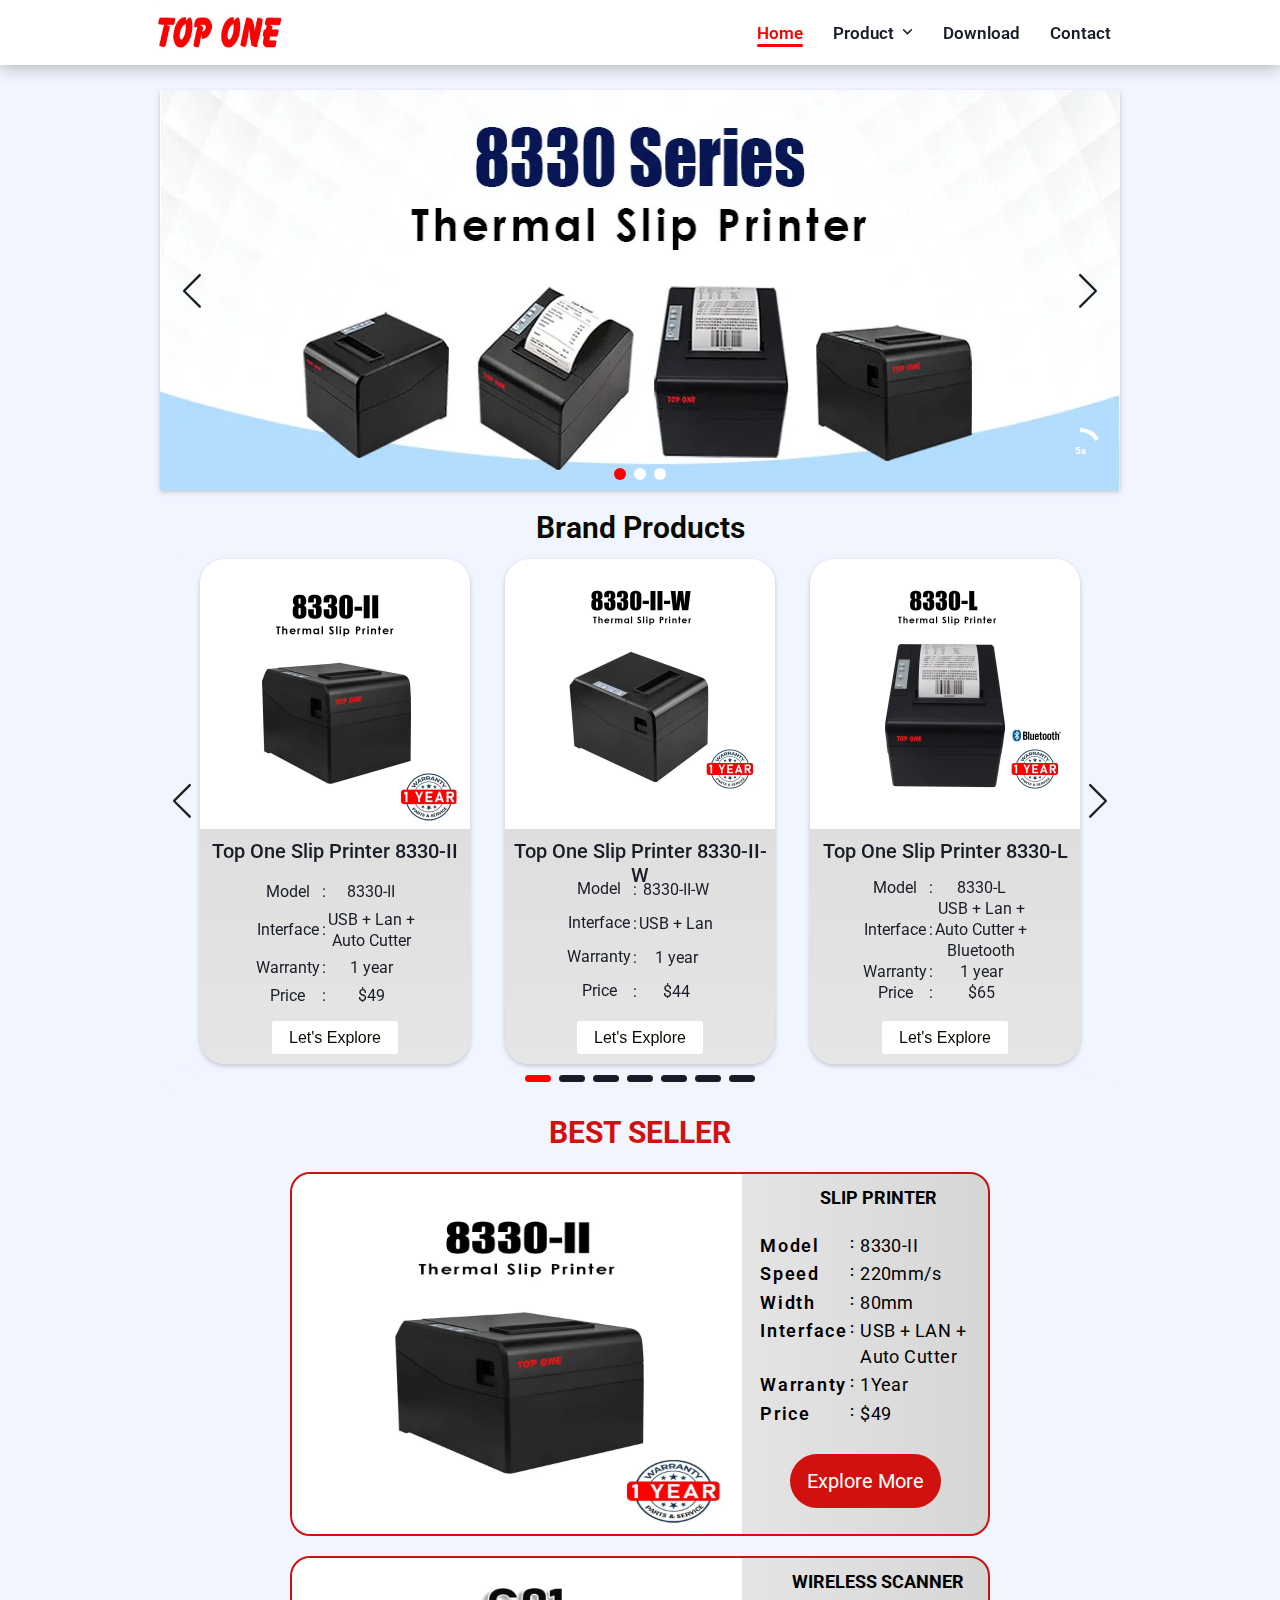
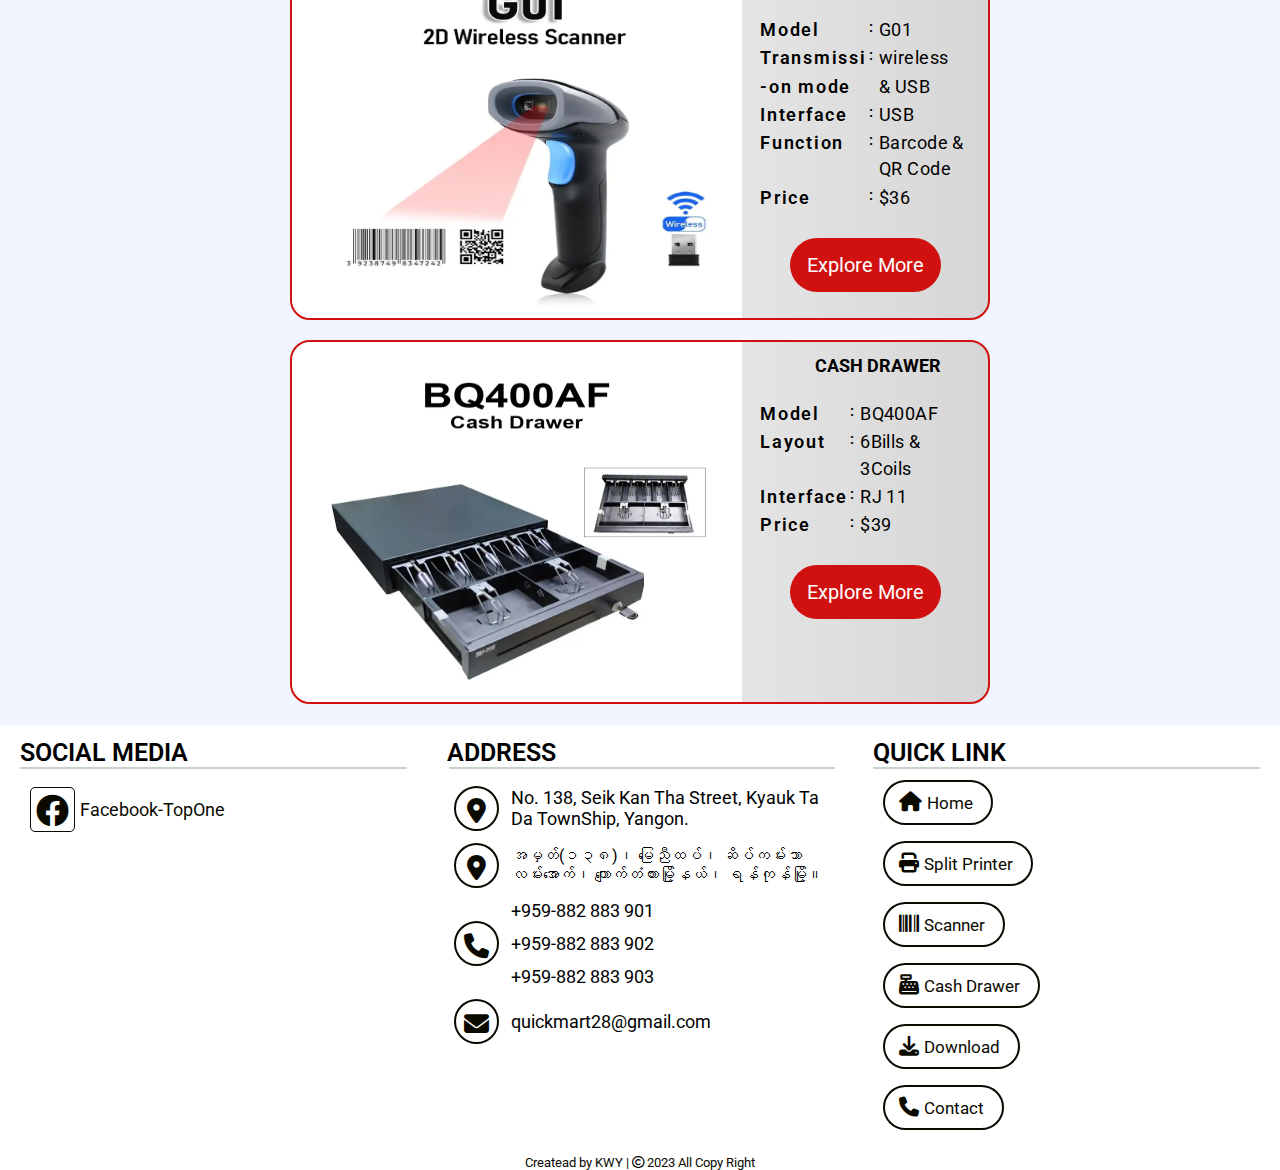
<file: index.html>
<!DOCTYPE html>
<html lang="en">
  <head>
    <meta charset="UTF-8" />
    <meta http-equiv="X-UA-Compatible" content="IE=edge" />
    <meta name="viewport" content="width=device-width, initial-scale=1.0" />
    <!-- Title -->
    <title>Top One - Home </title>
    <!-- META Description -->
    <meta name="description" content="Top One တံဆိတ် ၏ Slip Printers များ| Wireless Barcode Scanner နှင့် Cash Drawers များအားရောင်းချပေးနေပါသည်။">

    <!-- Google Fonts Links "Roboto" -->
    <link rel="preconnect" href="https://fonts.googleapis.com" />
    <link rel="preconnect" href="https://fonts.gstatic.com" crossorigin />
    <link href="https://fonts.googleapis.com/css2?family=Roboto:ital,wght@0,100;0,300;0,400;0,500;0,700;0,900;1,100;1,300;1,400;1,500;1,700;1,900&display=swap" rel="stylesheet"/>
    <!-- Swiper Library for CSS and JavaScript -->

    <!-- Swiper CSS -->
    <link rel="stylesheet" href="https://cdn.jsdelivr.net/npm/swiper@9/swiper-bundle.min.css"/>
    <!-- <link rel="stylesheet" href="css/swiper-bundle.min.css"> -->

    <!-- Own CSS -->
    <link rel="stylesheet" href="css/index.css" />

    <!-- Font awesome icon -->
    <link rel="stylesheet" href="fontawesome-6.2.0/css/all.min.css" />

    <!-- Swiper JavaScript -->
    <script src="https://cdn.jsdelivr.net/npm/swiper@9/swiper-bundle.min.js" defer></script>
    <!-- <script src="script/swiper-bundle.min.js" defer></script> -->

    <!-- Own JS -->
    <script src="script/index.js" defer></script>
  </head>
  <body>
    <!-- Primary Navigation Bar -->
    <header class="primary-navbar-header">
      <nav class="navbar container">
          <!-- NavaBar Data -->
          <div class="navbar-data">
              <!-- <a href="#" class="navbar-logo">
                  TopOne
              </a> -->
              <a href="#" class="navbar-logo">
                  <img src="Top-One-Logo-50.webp" alt="">
              </a>
              <div class="navbar-toggle" id="navbar-toggle">
                  <i class="fa-solid fa-bars navbar-menu-btn-open" id="navbar-toggle"></i>
                  <i class="fa-solid fa-xmark navbar-menu-btn-close" id="navbar-toggle"></i>
              </div>
          </div>
          <!--The End of NavaBar Data -->

          <!-- Menu-Overlay -->
          <div class="menu-overlay" id="menu-overlay"></div>
          <!-- The End of Menu-Overlay -->

          <!-- Nav Menu -->
          <div class="navbar-menu" id="navbar-menu">
              <ul class="navbar-list">
                  <li>
                      <a href="index.html" class="navbar-link currentPage">Home</a>
                  </li>
                  <li class="dropdown">
                      <a href="#" class="navbar-link" id="navbar-link-dropdown">
                          Product<i class="fa-solid fa-angle-down dropdown-arrow"></i>
                      </a>
                      <ul class="dropdown-menu">
                          <li>
                              <a href="product/splitprinter.html" class="dropdown-menu-item">
                                  <i class="fa-solid fa-print"></i>Slip<span>Printer</span>
                              </a>
                          </li>
                          <li>
                              <a href="product/scanner.html" class="dropdown-menu-item">
                                  <i class="fa-solid fa-barcode"></i>Wireless<span>Scanner</span>
                              </a>
                          </li>
                          <li>
                              <a href="product/cashdrawer.html" class="dropdown-menu-item">
                                  <i class="fa-solid fa-cash-register"></i>Cash<span>Drawer</span>
                              </a>
                          </li>
                      </ul>
                  </li>
                  <li>
                      <a href="download.html" class="navbar-link">Download</a>
                  </li>
                  <li>
                      <a href="contact.html" class="navbar-link">Contact</a>
                  </li>
              </ul>
          </div>
          <!-- The End of Nav Menu -->
      </nav>
    </header>
  <!-- The End of Primery Navigation Bar -->

    <main class="center">

      <!-- Main Image Slider (advertisment) -->
      <section class="main-image-container swiper main-image-container-swiper mySwiper">
        <div class="main-image-wrapper swiper-wrapper">
          <!-- Slide 1 -->
          <div class="main-image-slide blurred-image swiper-slide" style="background-image: url(smallImage/Advertisement/Xprinter-small.webp);">
            <picture>
              <source media="(min-width:1440px)" srcset="assets/Advertisement/Xprinter-1.webp">
              <source media="(min-width:1024px)" srcset="assets/Advertisement/Xprinter-2.webp">
              <source media="(min-width:768px)" srcset="assets/Advertisement/Xprinter-3.webp">
              <source media="(min-width:590px)" srcset="assets/Advertisement/Xprinter-4.webp">
              <source media="(min-width:440px)" srcset="assets/Advertisement/Xprinter-5.webp">
              <img
              src="assets/Advertisement/Xprinter-6.webp"
              alt="Slip Printer Series"
              class="image"
              loading="lazy"
            />
            </picture>
            <!-- Image Data -->
            <div class="image-data">
              <a href="product.html" class="button">Explore</a>
            </div>
            <!-- The End of Image Data -->
          </div>
          <!-- The End of Slide 1 -->

          <!-- Slide 2 -->
          <div class="main-image-slide blurred-image swiper-slide" style="background-image: url(smallImage/Advertisement/Scanner-small.webp);">
            <picture>
              <source media="(min-width:1440px)" srcset="assets/Advertisement/Scanner-1.webp">
              <source media="(min-width:1024px)" srcset="assets/Advertisement/Scanner-2.webp">
              <source media="(min-width:768px)" srcset="assets/Advertisement/Scanner-3.webp">
              <source media="(min-width:590px)" srcset="assets/Advertisement/Scanner-4.webp">
              <source media="(min-width:440px)" srcset="assets/Advertisement/Scanner-5.webp">
              <img
              src="assets/Advertisement/Scanner-6.webp"
              alt="Slip Printer Series"
              class="image"
              loading="lazy"
            />
            </picture>
            <!-- Image Data -->
            <div class="image-data">
              <a href="product.html" class="button">Explore</a>
            </div>
            <!-- The End of Image Data -->
          </div>
          <!-- The End of Slide 2 -->

          <!-- Slide 3 -->
          <div class="main-image-slide blurred-image swiper-slide" style="background-image: url(smallImage/Advertisement/CashDrawer-small.webp);">
            <picture>
              <source media="(min-width:1440px)" srcset="assets/Advertisement/CashDrawer-1.webp">
              <source media="(min-width:1024px)" srcset="assets/Advertisement/CashDrawer-2.webp">
              <source media="(min-width:768px)" srcset="assets/Advertisement/CashDrawer-3.webp">
              <source media="(min-width:590px)" srcset="assets/Advertisement/CashDrawer-4.webp">
              <source media="(min-width:440px)" srcset="assets/Advertisement/CashDrawer-5.webp">
              <img
              src="assets/Advertisement/CashDrawer-6.webp"
              alt="Slip Printer Series"
              class="image"
              loading="lazy"
            />
            </picture>
            <!-- Image Data -->
            <div class="image-data">
              <a href="product.html" class="button">Explore</a>
            </div>
            <!-- The End of Image Data -->
          </div>
          <!-- The End of Slide 3 -->
        </div>
        <div class="swiper-button-next main-image-next main-image-btn"></div>
        <div class="swiper-button-prev main-image-prev main-image-btn"></div>
        <div class="swiper-pagination swiper-pagination-main"></div>

        <div class="autoplay-progress">
          <svg viewBox="0 0 48 48">
            <circle cx="24" cy="24" r="20"></circle>
          </svg>
          <span></span>
        </div>
      </section>
      <!-- The End of Image Slider -->

      <!-- Brand Products -->
      <!-- Main Brand Slider -->
      <section class="brand-slide-container">
        <div class="slide-container swiper">
          <h2 class="slide-name">Brand Products</h2>
          <div class="swiper slide-content">
            <div class="card-wrapper swiper-wrapper">

              <!-- Printer-8330-II -->
              <div class="card swiper-slide">
                <!-- Image Content -->
                <div class="image-content">
                  <div class="card-image blurred-image" style="background-image: url(smallImage/SplitPrinter/Slip-Printer-8330-ii-small.webp);">
                  <!-- <div class="card-image"> -->
                    <img
                      src="image-50/Printer-50/Thermal-Slip-Printer-8330-ii-4.webp"
                      alt="Top One Slip Printer 8330 II"
                      class="card-img"
                      loading="lazy"
                    />
                  </div>
                </div>
                <!-- The End of Image Content -->
                <!-- Card Content -->
                <article class="card-content">
                  <h2 class="card-name">Top One Slip Printer 8330-II</h2>
                  <table>
                    <tr>
                      <td class="card-description text-spacing">Model</td>
                      <td class="card-description">:</td>
                      <td class="card-description">8330-II</td>
                    </tr>
                    <tr>
                      <td class="card-description" rowspan="2">Interface</td>
                      <td class="card-description" rowspan="2">:</td>
                      <td class="card-description">USB + Lan +</td>
                    </tr>
                    <tr>
                      <td class="card-description">Auto Cutter</td>
                    </tr>
                    <tr>
                      <td class="card-description text-spacing">Warranty</td>
                      <td class="card-description">:</td>
                      <td class="card-description">1 year</td>
                    </tr>
                    <tr>
                      <td class="card-description">Price</td>
                      <td class="card-description">:</td>
                      <td class="card-description">$49</td>
                    </tr>
                  </table>
                  <button class="card-button"><a href="product.html">Let's Explore</a> </button>
                </article>
                <!-- The End of Card Content -->
              </div>
              <!-- The End of Printer-8330-II -->

              <!-- Printer-8330-II-W -->
              <div class="card swiper-slide">
                <!-- Image Content -->
                <div class="image-content">
                  <div class="card-image blurred-image" style="background-image: url(smallImage/SplitPrinter/Slip-Printer-8330-ii-w-small.webp);">
                    <img
                      src="image-50/Printer-50/Thermal-Slip-Printer-8330-II-W-4.webp"
                      alt="profile"
                      class="card-img"
                      loading="lazy"
                    />
                  </div>
                </div>
                <!-- The End of Image Content -->
                <!-- Card Content -->
                <article class="card-content">
                  <h2 class="card-name">Top One Slip Printer 8330-II-W</h2>
                  <table>
                    <tr>
                      <td class="card-description text-spacing">Model</td>
                      <td class="card-description">:</td>
                      <td class="card-description">8330-II-W</td>
                    </tr>
                    <tr>
                      <td class="card-description text-spacing">Interface</td>
                      <td class="card-description">:</td>
                      <td class="card-description">USB + Lan</td>
                    </tr>
                    <tr>
                      <td class="card-description text-spacing">Warranty</td>
                      <td class="card-description">:</td>
                      <td class="card-description">1 year</td>
                    </tr>
                    <tr>
                      <td class="card-description text-spacing">Price</td>
                      <td class="card-description">:</td>
                      <td class="card-description">$44</td>
                    </tr>
                  </table>
                  <button class="card-button"><a href="product.html">Let's Explore</a></button>
                </article>
                <!-- The End of Card Content -->
              </div>
              <!-- The End of Printer-8330-II-W -->

              <!-- Printer-8330-L -->
              <div class="card swiper-slide">
                <!-- Image Content -->
                <div class="image-content">
                  <div class="card-image blurred-image" style="background-image: url(smallImage/SplitPrinter/Slip-Printer-8330-l-small.webp);">
                    <img
                      src="image-50/Printer-50/Thermal-Slip-Printer-8330-L-4.webp"
                      alt="profile"
                      class="card-img"
                      loading="lazy"
                    />
                  </div>
                </div>
                <!-- The End of Image Content -->
                <!-- Card Content -->
                <article class="card-content">
                  <h2 class="card-name">Top One Slip Printer 8330-L</h2>
                  <table>
                    <tr>
                      <td class="card-description">Model</td>
                      <td class="card-description">:</td>
                      <td class="card-description">8330-L</td>
                    </tr>
                    <tr>
                      <td class="card-description" rowspan="3">Interface</td>
                      <td class="card-description" rowspan="3">:</td>
                      <td class="card-description">USB + Lan +</td>
                    </tr>
                    <tr>
                      <td class="card-description">Auto Cutter +</td>
                    </tr>
                    <tr>
                      <td class="card-description">Bluetooth</td>
                    </tr>
                    <tr>
                      <td class="card-description">Warranty</td>
                      <td class="card-description">:</td>
                      <td class="card-description">1 year</td>
                    </tr>
                    <tr>
                      <td class="card-description">Price</td>
                      <td class="card-description">:</td>
                      <td class="card-description">$65</td>
                    </tr>
                  </table>
                  <button class="card-button"><a href="product.html">Let's Explore</a></button>
                </article>
                <!-- The End of Card Content -->
              </div>
              <!-- The End of Printer-8330-L -->

              <!-- Printer-8330-U -->
              <div class="card swiper-slide">
                <!-- Image Content -->
                <div class="image-content">
                  <div class="card-image blurred-image" style="background-image: url(smallImage/SplitPrinter/Slip-Printer-8330-u-small.webp);">
                    <img
                      src="image-50/Printer-50/Thermal-Slip-Printer-8330-U-4.webp"
                      alt="profile"
                      class="card-img"
                      loading="lazy"
                    />
                  </div>
                </div>
                <!-- The End of Image Content -->
                <!-- Card Content -->
                <article class="card-content">
                  <h2 class="card-name">Top One Slip Printer 8330-U</h2>
                  <table>
                    <tr>
                      <td class="card-description text-spacing">Model</td>
                      <td class="card-description">:</td>
                      <td class="card-description">8330-U</td>
                    </tr>
                    <tr>
                      <td class="card-description text-spacing">Interface</td>
                      <td class="card-description">:</td>
                      <td class="card-description">USB Only</td>
                    </tr>
                    <tr>
                      <td class="card-description text-spacing">Warranty</td>
                      <td class="card-description">:</td>
                      <td class="card-description">1 year</td>
                    </tr>
                    <tr>
                      <td class="card-description text-spacing">Price</td>
                      <td class="card-description">:</td>
                      <td class="card-description">$40</td>
                    </tr>
                  </table>
                  <button class="card-button"><a href="product.html">Let's Explore</a></button>
                </article>
                <!-- The End of Image Content -->
              </div>
              <!-- The End of Printer-8330-U -->

              <!-- Scanner-GO1 -->
              <div class="card swiper-slide">
                <!-- Image Content -->
                <div class="image-content">
                  <div class="card-image blurred-image" style="background-image: url(smallImage/Scanner/Scanner-G01-small.webp);">
                    <img
                      src="image-50/Scanner-50/Scanner-G01-1-50.webp"
                      alt="profile"
                      class="card-img"
                      loading="lazy"
                    />
                  </div>
                </div>
                <!-- The End of Image Content -->
                <!-- Card Content -->
                <article class="card-content">
                  <h2 class="card-name">Wireless Barcode Scanner</h2>
                  <table>
                    <tr>
                      <td class="card-description">Model</td>
                      <td class="card-description">:</td>
                      <td class="card-description">G01</td>
                    </tr>
                    <tr>
                      <td class="card-description" rowspan="2">Transmission</td>
                      <td class="card-description" rowspan="2">:</td>
                      <td class="card-description">Wireless</td>
                    </tr>
                    <tr>
                      <td class="card-description">and USB</td>
                    </tr>
                    <tr>
                      <td class="card-description" rowspan="2">Function</td>
                      <td class="card-description" rowspan="2">:</td>
                      <td class="card-description">Barcode &</td>
                    </tr>
                    <tr>
                      <td class="card-description">QR Code</td>
                    </tr>
                    <tr>
                      <td class="card-description">Price</td>
                      <td class="card-description">:</td>
                      <td class="card-description">$36</td>
                    </tr>
                  </table>
                  <button class="card-button"><a href="product.html">Let's Explore</a></button>
                </article>
                <!-- The End of Card Content -->
              </div>
              <!-- The End of Scanner-GO1 -->

              <!-- CashDraw-BQ400AF -->
              <div class="card swiper-slide">
                <!-- Image Content -->
                <div class="image-content">
                  <div class="card-image blurred-image" style="background-image: url(smallImage/CashDrawer/CashDraw-BQ400DF-small.webp);">
                    <img
                      src="image-50/CashDrawer/CashDraw-BQ400DF-1.webp"
                      alt="profile"
                      class="card-img"
                      loading="lazy"
                    />
                  </div>
                </div>
                <!-- The End of Image Content -->
                <!-- Card Content -->
                <article class="card-content">
                  <h2 class="card-name">CashDraw</h2>
                  <table>
                    <tr>
                      <td class="card-description text-spacing">Model</td>
                      <td class="card-description">:</td>
                      <td class="card-description">BQ 400DF</td>
                    </tr>
                    <tr>
                      <td class="card-description text-spacing">Layout</td>
                      <td class="card-description">:</td>
                      <td class="card-description">4Bills & 6Coils</td>
                    </tr>
                    <tr>
                      <td class="card-description text-spacing">Interface</td>
                      <td class="card-description">:</td>
                      <td class="card-description">RJ 11</td>
                    </tr>
                    <tr>
                      <td class="card-description text-spacing">Price</td>
                      <td class="card-description">:</td>
                      <td class="card-description">$37</td>
                    </tr>
                  </table>
                  <button class="card-button"><a href="product.html">Let's Explore</a></button>
                </article>
                <!-- The end of Card Content -->
              </div>
              <!-- The End of CashDraw-BQ400AF -->

              <!-- CashDraw-BQ400DF -->
              <div class="card swiper-slide">
                <!-- Image Content -->
                <div class="image-content">
                  <div class="card-image blurred-image" style="background-image: url(smallImage/CashDrawer/CashDraw-BQ400AF-small.webp);">
                    <img
                      src="image-50/CashDrawer/CashDraw-BQ400AF-1.webp"
                      alt="profile"
                      class="card-img"
                      loading="lazy"
                    />
                  </div>
                </div>
                <!-- The End of Image Content -->
                <!-- Card Content -->
                <article class="card-content">
                  <h2 class="card-name">CashDraw</h2>
                  <table>
                    <tr>
                      <td class="card-description text-spacing">Model</td>
                      <td class="card-description">:</td>
                      <td class="card-description">BQ 400AF</td>
                    </tr>
                    <tr>
                      <td class="card-description text-spacing">Layout</td>
                      <td class="card-description">:</td>
                      <td class="card-description">6Bills & 3Coils</td>
                    </tr>
                    <tr>
                      <td class="card-description text-spacing">Interface</td>
                      <td class="card-description">:</td>
                      <td class="card-description">RJ 11</td>
                    </tr>
                    <tr>
                      <td class="card-description text-spacing">Price</td>
                      <td class="card-description">:</td>
                      <td class="card-description">$39</td>
                    </tr>
                  </table>
                  <button class="card-button"><a href="product.html">Let's Explore</a></button>
                </article>
                <!-- The End of Card Content -->
              </div>
              <!-- The End of CashDraw-BQ400DF -->

            </div>
          </div>
          <div class="swiper-button-next brand-product-card-next brand-product-card-slider"></div>
          <div class="swiper-button-prev brand-product-card-prev brand-product-card-slider"></div>
          <div class="swiper-pagination swiper-pagination-card"></div>
        </div>
      </section>
      <!-- The End of Brand products -->

      <br />
      <!-- Best Seller Section -->
      <section class="best-seller-section">
        <h1>Best Seller</h1>
        <div class="best-seller-container">

          <article class="best-seller-box">
            <div class="best-seller-header">
              <h2>Slip Printer</h2>
            </div>
            <img src="image-50/Printer-50/Thermal-Slip-Printer-8330-ii-4.webp" alt="" loading="lazy" class="pre-loading-image"/>
            <table class="best-seller-text">
              <tr>
                <td class="best-seller-text-1">Model</td>
                <td class="best-seller-text-2">:</td>
                <td class="best-seller-text-3">8330-II</td>
              </tr>
              <tr>
                <td class="best-seller-text-1">Speed</td>
                <td class="best-seller-text-2">:</td>
                <td class="best-seller-text-3">220mm/s</td>
              </tr>
              <tr>
                <td class="best-seller-text-1">Width</td>
                <td class="best-seller-text-2">:</td>
                <td class="best-seller-text-3">80mm</td>
              </tr>
              <tr>
                <td class="best-seller-text-1">Interface</td>
                <td class="best-seller-text-2">:</td>
                <td class="best-seller-text-3">USB + LAN + Auto Cutter</td>
              </tr>
              <tr>
                <td class="best-seller-text-1">Warranty</td>
                <td class="best-seller-text-2">:</td>
                <td class="best-seller-text-3">1Year</td>
              </tr>
              <tr>
                <td class="best-seller-text-1">Price</td>
                <td class="best-seller-text-2">:</td>
                <td class="best-seller-text-3">$49</td>
              </tr>
            </table>
            <a href="product.html" class="best-seller-button">Explore More</a>
          </article>

          <article class="best-seller-box">
            <div class="best-seller-header">
              <h2>Wireless Scanner</h2>
            </div>
            <img src="image-50/Scanner-50/Scanner-G01-1-50.webp" alt="" loading="lazy" class="pre-loading-image"/>
            <table class="best-seller-text">
              <tr>
                <td class="best-seller-text-1">Model</td>
                <td class="best-seller-text-2">:</td>
                <td class="best-seller-text-3">G01</td>
              </tr>
              <tr>
                <td class="best-seller-text-1">Transmissi</td>
                <td class="best-seller-text-2" rowspan="2">:</td>
                <td class="best-seller-text-3">wireless</td>
              </tr>
              <tr>
                <td class="best-seller-text-1">-on mode</td>
                <td class="best-seller-text-3">& USB</td>
              </tr>
              <tr>
                <td class="best-seller-text-1">Interface</td>
                <td class="best-seller-text-2">:</td>
                <td class="best-seller-text-3">USB</td>
              </tr>
              <tr>
                <td class="best-seller-text-1">Function</td>
                <td class="best-seller-text-2">:</td>
                <td class="best-seller-text-3">Barcode  & QR Code</td>
              </tr>
              <tr>
                <td class="best-seller-text-1">Price</td>
                <td class="best-seller-text-2">:</td>
                <td class="best-seller-text-3">$36</td>
              </tr>
            </table>
            <a href="product.html" class="best-seller-button">Explore More</a>
          </article>

          <article class="best-seller-box">
            <div class="best-seller-header">
              <h2>Cash Drawer</h2>
            </div>    
            <img src="image-50/CashDrawer/CashDraw-BQ400AF-1.webp" alt="" loading="lazy" class="pre-loading-image"/>
            <table class="best-seller-text">
              <tr>
                <td class="best-seller-text-1">Model</td>
                <td class="best-seller-text-2">:</td>
                <td class="best-seller-text-3">BQ400AF</td>
              </tr>
              <tr>
                <td class="best-seller-text-1">Layout</td>
                <td class="best-seller-text-2">:</td>
                <td class="best-seller-text-3">6Bills & 3Coils</td>
              </tr>
              <tr>
                <td class="best-seller-text-1">Interface</td>
                <td class="best-seller-text-2">:</td>
                <td class="best-seller-text-3">RJ 11</td>
              </tr>
              <tr>
                <td class="best-seller-text-1">Price</td>
                <td class="best-seller-text-2">:</td>
                <td class="best-seller-text-3">$39</td>
              </tr>
            </table>
            <a href="product.html" class="best-seller-button">Explore More</a>
          </article>
        </div>
      </section>
      <!-- The End of Best Seller Section -->
    </main>
    <!-- The End of Center -->

    <br>

    <!-- Footer -->
    <footer>
      <!-- The Footer Container -->
      <div class="footer-container">
        <!-- The left side of the Footer -->
        <div class="footer-left footer-box">
          <h2>Social Media</h2>
          <div class="footer-content">
            <div class="footer-social">
              <div class="footer-social-link">
                <a href="https://www.facebook.com/quickmart2022?mibextid=ZbWKwL"><i class="fa-brands fa-facebook"></i></a>
                <a href="https://www.facebook.com/quickmart2022?mibextid=ZbWKwL"><span>Facebook-TopOne</span></a>
              </div>
            </div>
          </div>
        </div>
        <!-- The End of left side of the Footer -->

        <!-- The Center of the Footer -->
        <div class="footer-center footer-box">
          <h2>Address</h2>
          <table class="footer-content">
            <tr class="footer-place">
              <td><i class="fa-solid fa-location-dot"></i></td>
              <td>
                <span class="footer-text">
                  No. 138, Seik Kan Tha Street, Kyauk Ta Da TownShip, Yangon.
                </span>
              </td>
            </tr>
            <tr class="footer-place">
              <td><i class="fa-solid fa-location-dot"></i></td>
              <td>
                <span lang="my" class="footer-text-mm">
                  အမှတ်(၁၃၈)၊ မြေညီထပ်၊ ဆိပ်ကမ်းသာလမ်းအောက်၊ ကျောက်တံတားမြို့နယ်၊ ရန်ကုန်မြို့။
                </span>
              </td>
            </tr>
            <tr class="footer-phone">
              <td rowspan="3"><i class="fa-solid fa-phone"></i></td>
              <td><span class="footer-text">+959-882 883 901</span></td>
            </tr>
            <tr class="footer-phone">
              <td><span class="footer-text">+959-882 883 902</span></td>
            </tr>
            <tr class="footer-phone">
              <td><span class="footer-text">+959-882 883 903</span></td>
            </tr>
            <tr class="footer-email">
              <td><i class="fa-solid fa-envelope"></i></td>
              <td>
                <span class="footer-text">quickmart28@gmail.com</span>
              </td>
            </tr>
          </table>
        </div>
        <!-- The End of Center of the Footer -->

        <!-- The Right side of the Footer -->
        <div class="footer-right footer-box">
          <h2>Quick Link</h2>
          <div class="footer-content">
            <div class="footer-link">
              <a href="index.html">
                <i class="fa-solid fa-house"></i>
                <span>Home</span>
              </a>
            </div>
            <div class="footer-link">
              <a href="product/splitprinter.html">
                <i class="fa-solid fa-print"></i>
                <span>Split Printer</span>
              </a>
            </div>
          </div>

          <div class="footer-content-1">
            <div class="footer-link">
              <a href="product/scanner.html">
                <i class="fa-solid fa-barcode"></i>
                <span>Scanner</span>
              </a>
            </div>
            <div class="footer-link">
              <a href="product/cashdrawer.html">
                <i class="fa-solid fa-cash-register"></i>
                <span>Cash Drawer</span>
              </a>
            </div>
          </div>

          <div class="footer-content-1">
            <div class="footer-link">
              <a href="download.html">
                <i class="fa-solid fa-download"></i>
                <span>Download</span>
              </a>
            </div>
            <div class="footer-link">
              <a href="contact.html">
                <i class="fa-solid fa-phone"></i>
                <span>Contact</span>
              </a>
            </div>
          </div>
        </div>
        <!-- The End Right side of the Footer -->
      </div>
      <!-- The End of Footer Container -->
      <div class="copy-right">
        <center>
          <span class="credit">Createad by KWY | </span>
          <i class="fa-regular fa-copyright"></i>
          <span>2023 All Copy Right</span>
        </center>
      </div>
    </footer>
    <!-- The End of Footer -->
  </body>
</html>
</file>
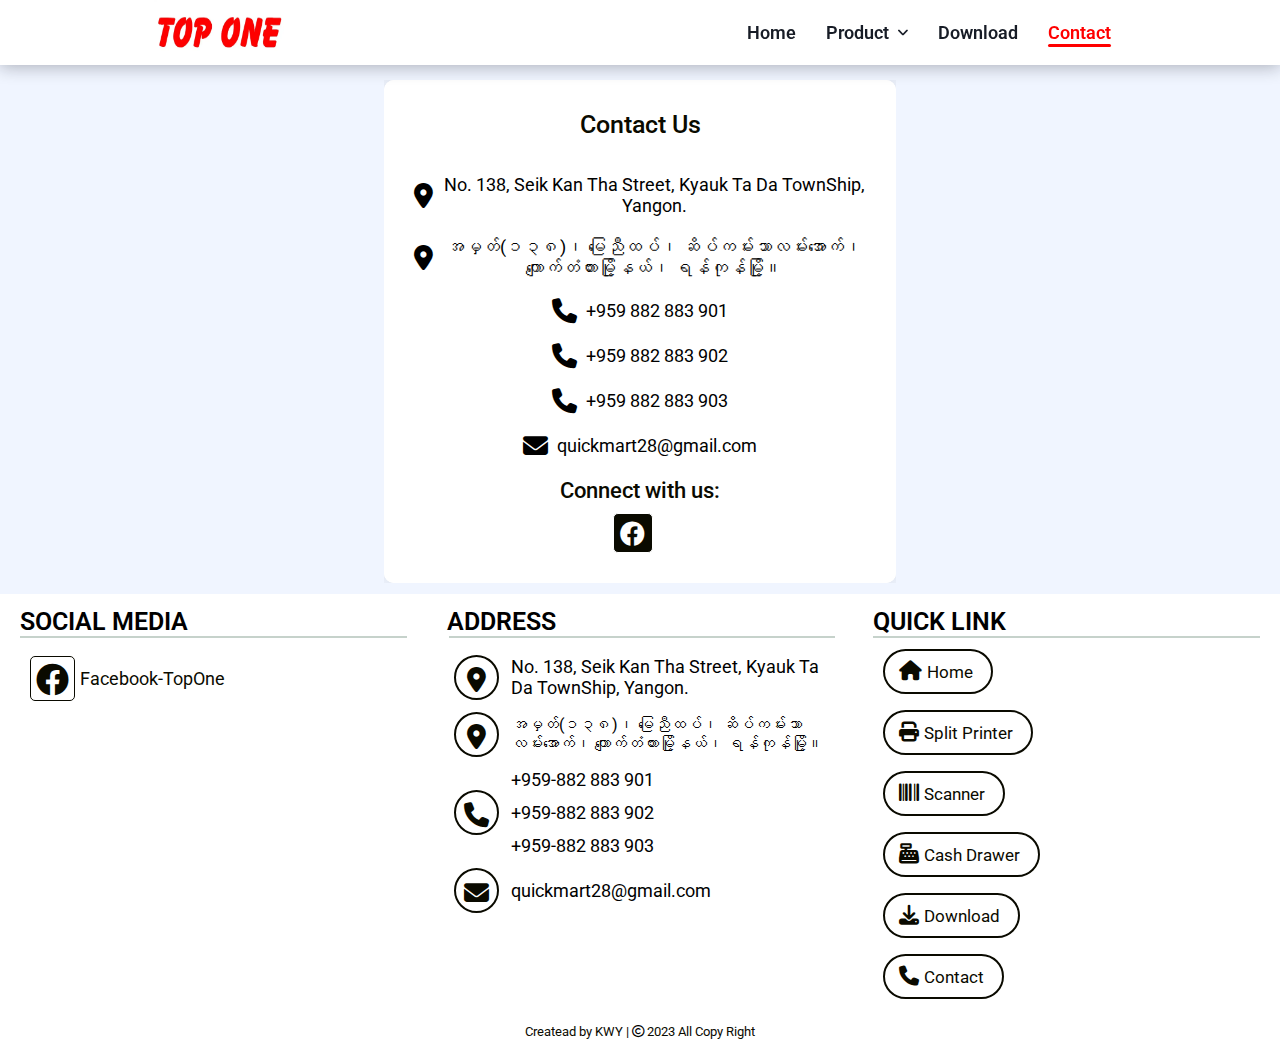
<file: contact.html>
<!DOCTYPE html>
<html lang="en">
  <head>
    <meta charset="UTF-8" />
    <meta http-equiv="X-UA-Compatible" content="IE=edge" />
    <meta name="viewport" content="width=device-width, initial-scale=1.0" />
    <title>Top One - Contact Us</title>
    <meta name="description" content="Please contact us for further information">

    <!-- Google Fonts Links "Roboto" -->
    <link rel="preconnect" href="https://fonts.googleapis.com" />
    <link rel="preconnect" href="https://fonts.gstatic.com" crossorigin />
    <link
      href="https://fonts.googleapis.com/css2?family=Roboto:ital,wght@0,100;0,300;0,400;0,500;0,700;0,900;1,100;1,300;1,400;1,500;1,700;1,900&display=swap"
      rel="stylesheet"
    />
    <!-- Own CSS -->
    <link rel="stylesheet" href="css/contact.css" />
    <!-- Font Awesome Icons -->
    <link rel="stylesheet" href="fontawesome-6.2.0/css/all.css" />
    <!-- Own JS -->
    <script src="script/contact.js" defer></script>
  </head>
  <body>
    <!-- Primary Navigation Bar -->
    <header class="primary-navbar-header">
      <nav class="navbar container">
          <!-- NavaBar Data -->
          <div class="navbar-data">
              <!-- <a href="#" class="navbar-logo">
                  TopOne
              </a> -->
              <a href="#" class="navbar-logo">
                  <img src="Top-One-Logo-50.webp" alt="">
              </a>
              <div class="navbar-toggle" id="navbar-toggle">
                  <i class="fa-solid fa-bars navbar-menu-btn-open" id="navbar-toggle"></i>
                  <i class="fa-solid fa-xmark navbar-menu-btn-close" id="navbar-toggle"></i>
              </div>
          </div>
          <!--The End of NavaBar Data -->

          <!-- Menu-Overlay -->
          <div class="menu-overlay" id="menu-overlay"></div>
          <!-- The End of Menu-Overlay -->

          <!-- Nav Menu -->
          <div class="navbar-menu" id="navbar-menu">
              <ul class="navbar-list">
                  <li>
                      <a href="index.html" class="navbar-link">Home</a>
                  </li>
                  <li class="dropdown">
                      <a href="#" class="navbar-link" id="navbar-link-dropdown">
                          Product<i class="fa-solid fa-angle-down dropdown-arrow"></i>
                      </a>
                      <ul class="dropdown-menu">
                          <li>
                              <a href="product/splitprinter.html" class="dropdown-menu-item">
                                  <i class="fa-solid fa-print"></i>Slip<span>Printer</span>
                              </a>
                          </li>
                          <li>
                              <a href="product/scanner.html" class="dropdown-menu-item">
                                  <i class="fa-solid fa-barcode"></i>Wireless<span>Scanner</span>
                              </a>
                          </li>
                          <li>
                              <a href="product/cashdrawer.html" class="dropdown-menu-item">
                                  <i class="fa-solid fa-cash-register"></i>Cash<span>Drawer</span>
                              </a>
                          </li>
                      </ul>
                  </li>
                  <li>
                      <a href="download.html" class="navbar-link">Download</a>
                  </li>
                  <li>
                      <a href="contact.html" class="navbar-link currentPage">Contact</a>
                  </li>
              </ul>
          </div>
          <!-- The End of Nav Menu -->
      </nav>
    </header>
    <!-- The End of Primery Navigation Bar -->
    <main class="center">

      <!-- The Contact Form -->
      <section class="contact-container">
        <div class="contact-form">
          <!-- Contact Form Info -->
          <div class="contact-form-info">
            <!-- Contact Form Info Container -->
            <div class="contact-form-info-container">
              <h3 class="contact-form-title">Contact Us</h3>
              <!-- Contact Form Info Detail -->
              <div class="contact-form-info-detail">
                <div class="contact-form-infomation">
                  <i class="fa-solid fa-location-dot"></i>
                  <p>No. 138, Seik Kan Tha Street, Kyauk Ta Da TownShip, Yangon.</p>
                </div>
                <div class="contact-form-infomation">
                  <i class="fa-solid fa-location-dot"></i>
                  <p>အမှတ်(၁၃၈)၊ မြေညီထပ်၊ ဆိပ်ကမ်းသာလမ်းအောက်၊ ကျောက်တံတားမြို့နယ်၊ ရန်ကုန်မြို့။</p>
                </div>
                <div class="contact-form-infomation">
                  <i class="fa-solid fa-phone"></i>
                  <p>+959 882 883 901</p>
                </div>
                <div class="contact-form-infomation">
                  <i class="fa-solid fa-phone"></i>
                  <p>+959 882 883 902</p>
                </div>
                <div class="contact-form-infomation">
                  <i class="fa-solid fa-phone"></i>
                  <p>+959 882 883 903</p>
                </div>
                <div class="contact-form-infomation">
                  <i class="fa-solid fa-envelope"></i>
                  <p>quickmart28@gmail.com</p>
                </div>
              </div>
              <!-- The End of Contact Form Info Detail -->
              <!-- Contact Form Social Media -->
              <div class="contact-form-social-media">
                <h3 class="contact-form-social-title">Connect with us: </h3>
                <div class="contact-form-social-icon">
                  <a href="https://www.facebook.com/quickmart2022?mibextid=ZbWKwL"><i class="fa-brands fa-facebook"></i></a>
                </div>
              </div>
              <!-- The End of Contact Form Social Media -->
            </div>
            <!-- The End of Contact Form Info Container -->
          </div>
          <!-- The End of Contact Form Info -->
        </div>
      </section>
      <!-- The End of Contact Form -->

      <br />
    </main>

    <!-- Footer -->
    <footer>
      <!-- The Footer Container -->
      <div class="footer-container">
        <!-- The left side of the Footer -->
        <div class="footer-left footer-box">
          <h2>Social Media</h2>
          <div class="footer-content">
            
            <div class="footer-social">
              <div class="footer-social-link">
                <a href="https://www.facebook.com/quickmart2022?mibextid=ZbWKwL"><i class="fa-brands fa-facebook"></i></a>
                <a href="https://www.facebook.com/quickmart2022?mibextid=ZbWKwL"><span>Facebook-TopOne</span></a>
              </div>
            </div>
          </div>
        </div>
        <!-- The End of left side of the Footer -->

        <!-- The Center of the Footer -->
        <div class="footer-center footer-box">
          <h2>Address</h2>
          <table class="footer-content">
            <tr class="footer-place">
              <td><i class="fa-solid fa-location-dot"></i></td>
              <td>
                <span class="footer-text">
                  No. 138, Seik Kan Tha Street, Kyauk Ta Da TownShip, Yangon.
                </span>
              </td>
            </tr>
            <tr class="footer-place">
              <td><i class="fa-solid fa-location-dot"></i></td>
              <td>
                <span lang="my" class="footer-text-mm">
                  အမှတ်(၁၃၈)၊ မြေညီထပ်၊ ဆိပ်ကမ်းသာလမ်းအောက်၊ ကျောက်တံတားမြို့နယ်၊ ရန်ကုန်မြို့။
                </span>
              </td>
            </tr>
            <tr class="footer-phone">
              <td rowspan="3"><i class="fa-solid fa-phone"></i></td>
              <td><span class="footer-text">+959-882 883 901</span></td>
            </tr>
            <tr class="footer-phone">
              <td><span class="footer-text">+959-882 883 902</span></td>
            </tr>
            <tr class="footer-phone">
              <td><span class="footer-text">+959-882 883 903</span></td>
            </tr>
            <tr class="footer-email">
              <td><i class="fa-solid fa-envelope"></i></td>
              <td>
                <span class="footer-text">quickmart28@gmail.com</span>
              </td>
            </tr>
          </table>
        </div>
        <!-- The End of Center of the Footer -->

        <!-- The Right side of the Footer -->
        <div class="footer-right footer-box">
          <h2>Quick Link</h2>
          <div class="footer-content">
            <div class="footer-link">
              <a href="index.html">
                <i class="fa-solid fa-house"></i>
                <span>Home</span>
              </a>
            </div>
            <div class="footer-link">
              <a href="product/splitprinter.html">
                <i class="fa-solid fa-print"></i>
                <span>Split Printer</span>
              </a>
            </div>
          </div>

          <div class="footer-content-1">
            <div class="footer-link">
              <a href="product/scanner.html">
                <i class="fa-solid fa-barcode"></i>
                <span>Scanner</span>
              </a>
            </div>
            <div class="footer-link">
              <a href="product/cashdrawer.html">
                <i class="fa-solid fa-cash-register"></i>
                <span>Cash Drawer</span>
              </a>
            </div>
          </div>

          <div class="footer-content-1">
            <div class="footer-link">
              <a href="download.html">
                <i class="fa-solid fa-download"></i>
                <span>Download</span>
              </a>
            </div>
            <div class="footer-link">
              <a href="contact.html">
                <i class="fa-solid fa-phone"></i>
                <span>Contact</span>
              </a>
            </div>
          </div>
        </div>
        <!-- The End Right side of the Footer -->
      </div>
      <!-- The End of Footer Container -->
      <div class="copy-right">
        <center>
          <span class="credit">Createad by KWY | </span>
          <i class="fa-regular fa-copyright"></i>
          <span>2023 All Copy Right</span>
        </center>
      </div>
    </footer>
    <!-- The End of Footer -->
  </body>
</html>
</file>
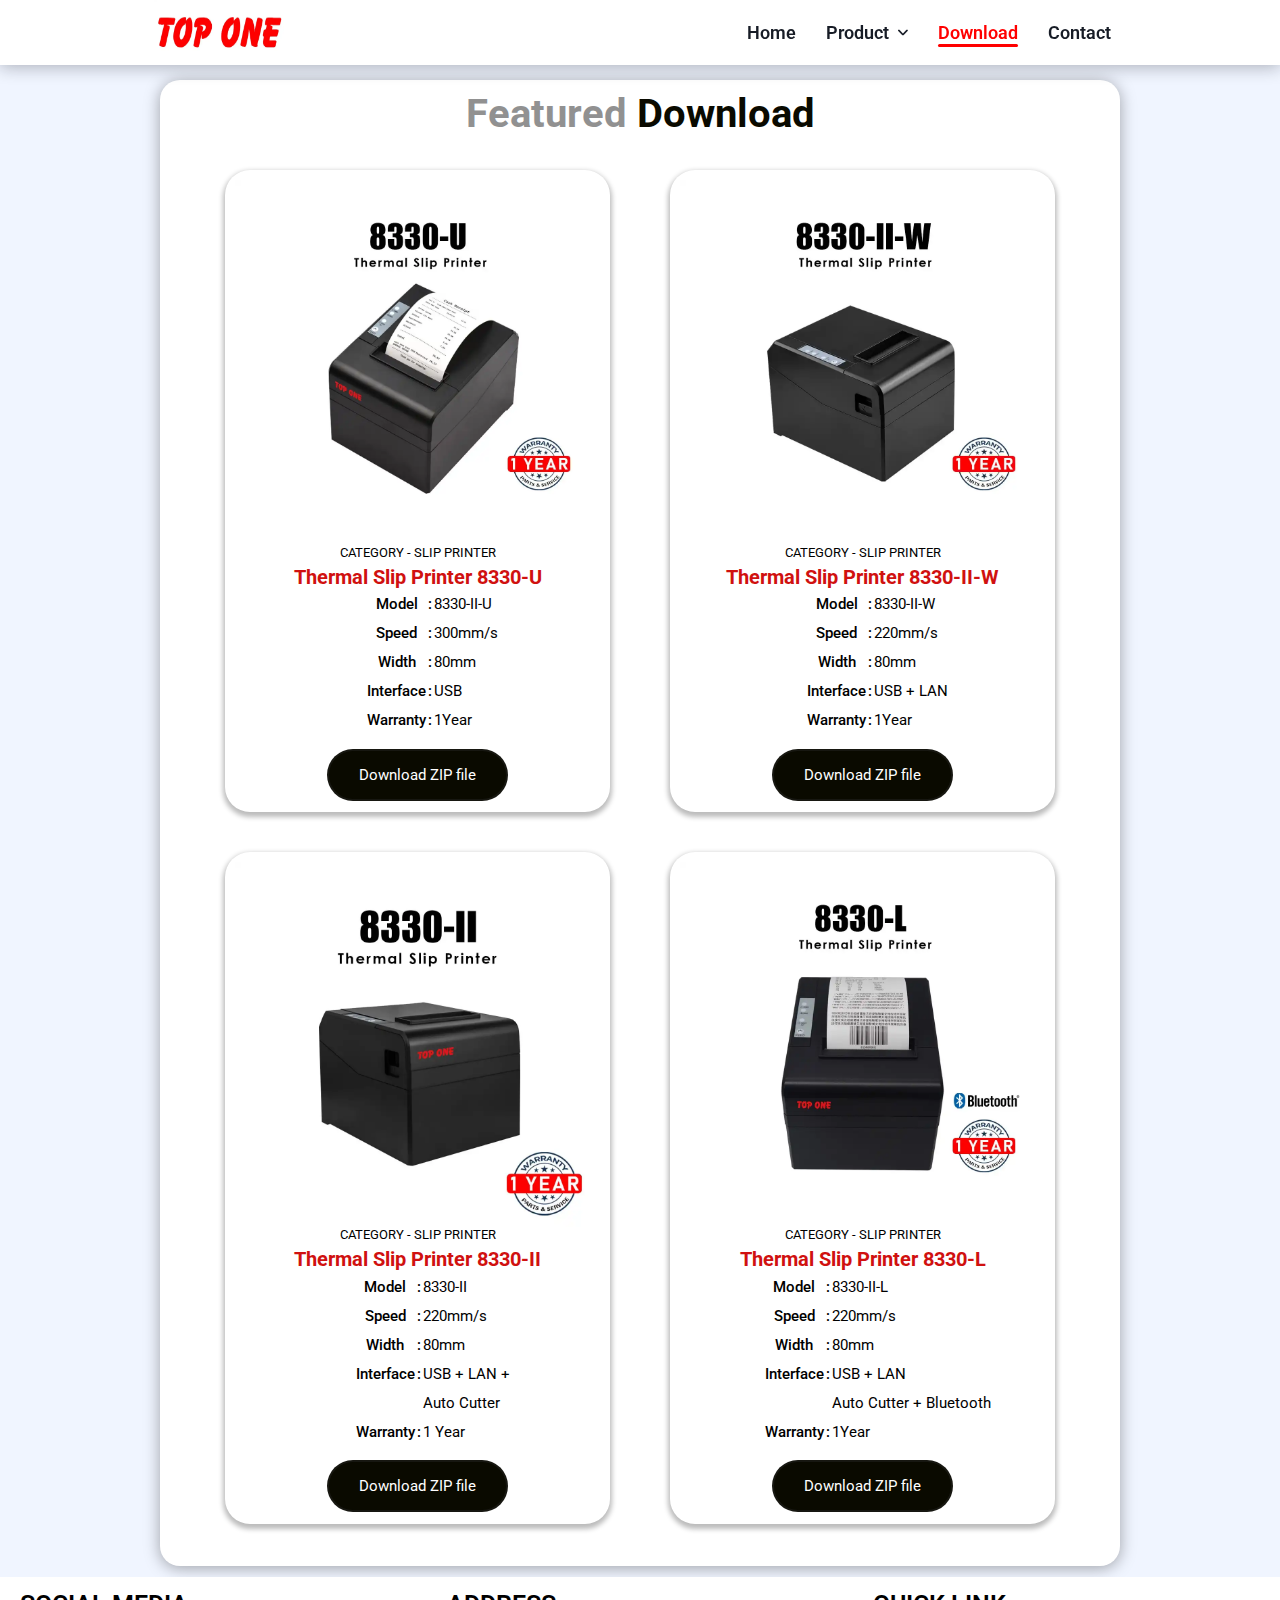
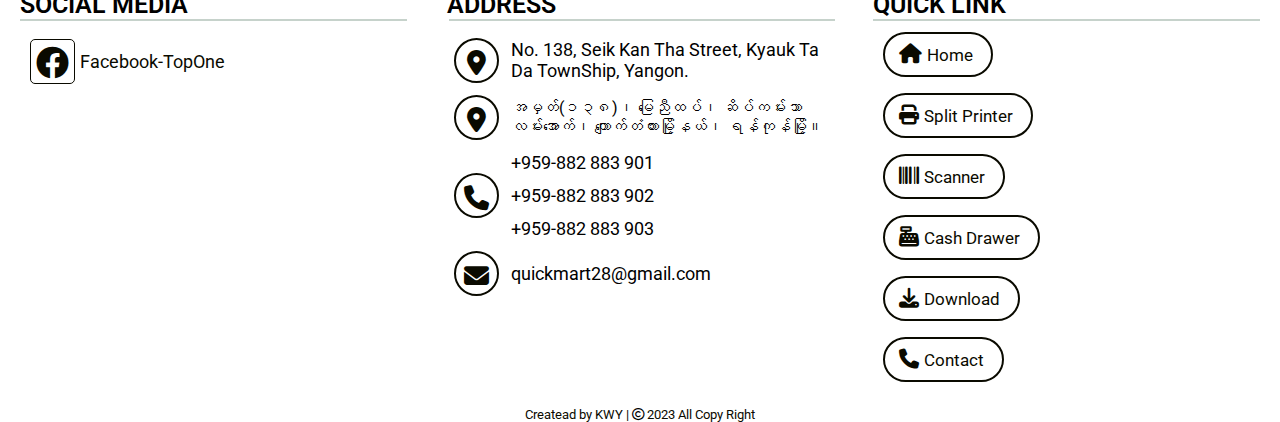
<file: download.html>
<!DOCTYPE html>
<html lang="en">
  <head>
    <meta charset="UTF-8" />
    <meta http-equiv="X-UA-Compatible" content="IE=edge" />
    <meta name="viewport" content="width=device-width, initial-scale=1.0" />
    <title>Top One - Download Page</title>
    <meta name="description" content="Slip Printer ၏လိုအပ်သော Driver များကိုကူးယူနိုင်ပါသည်။">

    <!-- Google Fonts Links "Roboto" -->
    <link rel="preconnect" href="https://fonts.googleapis.com" />
    <link rel="preconnect" href="https://fonts.gstatic.com" crossorigin />
    <link
      href="https://fonts.googleapis.com/css2?family=Roboto:ital,wght@0,100;0,300;0,400;0,500;0,700;0,900;1,100;1,300;1,400;1,500;1,700;1,900&display=swap"
      rel="stylesheet"
    />
    <link rel="stylesheet" href="fontawesome-6.2.0/css/all.css" />
    <link rel="stylesheet" href="css/download.css" />

    <script src="script/download.js" defer></script>
  </head>
  <body>
    
    <!-- Primary Navigation Bar -->
    <header class="primary-navbar-header">
      <nav class="navbar container">
          <!-- NavaBar Data -->
          <div class="navbar-data">
              <!-- <a href="#" class="navbar-logo">
                  TopOne
              </a> -->
              <a href="#" class="navbar-logo">
                  <img src="Top-One-Logo-50.webp" alt="">
              </a>
              <div class="navbar-toggle" id="navbar-toggle">
                  <i class="fa-solid fa-bars navbar-menu-btn-open" id="navbar-toggle"></i>
                  <i class="fa-solid fa-xmark navbar-menu-btn-close" id="navbar-toggle"></i>
              </div>
          </div>
          <!--The End of NavaBar Data -->

          <!-- Menu-Overlay -->
          <div class="menu-overlay" id="menu-overlay"></div>
          <!-- The End of Menu-Overlay -->

          <!-- Nav Menu -->
          <div class="navbar-menu" id="navbar-menu">
              <ul class="navbar-list">
                  <li>
                      <a href="index.html" class="navbar-link">Home</a>
                  </li>
                  <li class="dropdown">
                      <a href="#" class="navbar-link" id="navbar-link-dropdown">
                          Product<i class="fa-solid fa-angle-down dropdown-arrow"></i>
                      </a>
                      <ul class="dropdown-menu">
                          <li>
                              <a href="product/splitprinter.html" class="dropdown-menu-item">
                                  <i class="fa-solid fa-print"></i>Slip<span>Printer</span>
                              </a>
                          </li>
                          <li>
                              <a href="product/scanner.html" class="dropdown-menu-item">
                                  <i class="fa-solid fa-barcode"></i>Wireless<span>Scanner</span>
                              </a>
                          </li>
                          <li>
                              <a href="product/cashdrawer.html" class="dropdown-menu-item">
                                  <i class="fa-solid fa-cash-register"></i>Cash<span>Drawer</span>
                              </a>
                          </li>
                      </ul>
                  </li>
                  <li>
                      <a href="download.html" class="navbar-link currentPage">Download</a>
                  </li>
                  <li>
                      <a href="contact.html" class="navbar-link">Contact</a>
                  </li>
              </ul>
          </div>
          <!-- The End of Nav Menu -->
      </nav>
    </header>
    <!-- The End of Primery Navigation Bar -->
    <main class="center">
      <!-- Tab Session -->
      <section class="tab-container">
        <div class="tab-container-header">
          <h1>Featured <span>Download</span> </h1>
        </div>
        <div class="content-box">
          <!-- Split Printer -->
          <div class="content active">
            <!-- The Product Card Session -->
            <!-- The Product Card Container -->
            <div class="product-card-container">
              <!-- The Product Card Wrapper -->
              <div class="product-card-wrapper">

                <!-- Product Card (Split Printer) - 04 -->
                <div class="product-card">
                  <!-- Product Card Inner -->
                  <div class="product-card-inner">
                    <div class="product-card-image">
                      <img src="image-50/Printer-50/Thermal-Slip-Printer-8330-U-4.webp" alt="" srcset="" />
                    </div>
                    <div class="product-card-content">
                      <div class="product-card-content-category">
                        Category - Slip Printer
                      </div>
                      <div class="product-card-content-info">
                        <h2>Thermal Slip Printer 8330-U</h2>
                        <table>
                          <tr>
                            <td class="product-card-content-info-text1">
                              Model
                            </td>
                            <td class="product-card-content-info-text2">:</td>
                            <td class="product-card-content-info-text3">
                              8330-II-U
                            </td>
                          </tr>
                          <tr>
                            <td class="product-card-content-info-text1">
                              Speed
                            </td>
                            <td class="product-card-content-info-text2">:</td>
                            <td class="product-card-content-info-text3">
                              300mm/s
                            </td>
                          </tr>
                          <tr>
                            <td class="product-card-content-info-text1">
                              Width
                            </td>
                            <td class="product-card-content-info-text2">:</td>
                            <td class="product-card-content-info-text3">
                              80mm
                            </td>
                          </tr>
                          <tr>
                            <td class="product-card-content-info-text1">
                              Interface
                            </td>
                            <td class="product-card-content-info-text2">:</td>
                            <td class="product-card-content-info-text3">
                              USB
                            </td>
                          </tr>
                          <tr>
                            <td class="product-card-content-info-text1">
                              Warranty
                            </td>
                            <td class="product-card-content-info-text2">:</td>
                            <td class="product-card-content-info-text3">
                              1Year
                            </td>
                          </tr>
                        </table>
                      </div>
                      <div class="product-card-content-btn">
                        <!-- <a href="downloads/a.zip" download="a.zip" class="product-card-content-button">Download ZIP file</a> -->
                        <a href="downloads/POSPrinterDriverSetupV11.3.0.0.exe" download="POSPrinterDriverSetupV11.3.0.0.exe" class="product-card-content-button">Download ZIP file</a>
                      </div>
                    </div>
                  </div>
                  <!-- The End of Product Card Inner -->
                </div>
                <!-- The End of Product Card (Split Printer)- 04 -->

                <!-- Product Card (Split Printer) - 02 -->
                <div class="product-card">
                  <!-- Product Card Inner -->
                  <div class="product-card-inner">
                    <div class="product-card-image">
                      <img src="image-50/Printer-50/Thermal-Slip-Printer-8330-II-W-4.webp" alt="" srcset="" />
                    </div>
                    <div class="product-card-content">
                      <div class="product-card-content-category">
                        Category - Slip Printer
                      </div>
                      <div class="product-card-content-info">
                        <h2>Thermal Slip Printer 8330-II-W</h2>
                        <table>
                          <tr>
                            <td class="product-card-content-info-text1">
                              Model
                            </td>
                            <td class="product-card-content-info-text2">:</td>
                            <td class="product-card-content-info-text3">
                              8330-II-W
                            </td>
                          </tr>
                          <tr>
                            <td class="product-card-content-info-text1">
                              Speed
                            </td>
                            <td class="product-card-content-info-text2">:</td>
                            <td class="product-card-content-info-text3">
                              220mm/s
                            </td>
                          </tr>
                          <tr>
                            <td class="product-card-content-info-text1">
                              Width
                            </td>
                            <td class="product-card-content-info-text2">:</td>
                            <td class="product-card-content-info-text3">
                              80mm
                            </td>
                          </tr>
                          <tr>
                            <td class="product-card-content-info-text1">
                              Interface
                            </td>
                            <td class="product-card-content-info-text2">:</td>
                            <td class="product-card-content-info-text3">
                              USB + LAN
                            </td>
                          </tr>
                          <tr>
                            <td class="product-card-content-info-text1">
                              Warranty
                            </td>
                            <td class="product-card-content-info-text2">:</td>
                            <td class="product-card-content-info-text3">
                              1Year
                            </td>
                          </tr>
                        </table>
                      </div>
                      <div class="product-card-content-btn">
                        <!-- <a href="downloads/a.zip" download="a.zip" class="product-card-content-button">Download ZIP file</a> -->
                        <a href="downloads/POSPrinterDriverSetupV11.3.0.0.exe" download="POSPrinterDriverSetupV11.3.0.0.exe" class="product-card-content-button">Download ZIP file</a>
                      </div>
                    </div>
                  </div>
                  <!-- The End of Product Card Inner -->
                </div>
                <!-- The End of Product Card (Split Printer)- 02 -->

                <!-- Product Card (Split Printer) - 01 -->
                <div class="product-card">
                  <!-- Product Card Inner -->
                  <div class="product-card-inner">
                    <div class="product-card-image">
                      <img src="image-50/Printer-50/Thermal-Slip-Printer-8330-ii-4.webp" alt="" srcset="" />
                    </div>
                    <div class="product-card-content">
                      <div class="product-card-content-category">
                        Category - Slip Printer
                      </div>
                      <div class="product-card-content-info">
                        <h2>Thermal Slip Printer 8330-II</h2>
                        <table>
                          <tr>
                            <td class="product-card-content-info-text1">
                              Model
                            </td>
                            <td class="product-card-content-info-text2">:</td>
                            <td class="product-card-content-info-text3">
                              8330-II
                            </td>
                          </tr>
                          <tr>
                            <td class="product-card-content-info-text1">
                              Speed
                            </td>
                            <td class="product-card-content-info-text2">:</td>
                            <td class="product-card-content-info-text3">
                              220mm/s
                            </td>
                          </tr>
                          <tr>
                            <td class="product-card-content-info-text1">
                              Width
                            </td>
                            <td class="product-card-content-info-text2">:</td>
                            <td class="product-card-content-info-text3">
                              80mm
                            </td>
                          </tr>
                          <tr>
                            <td rowspan="2" class="product-card-content-info-text1">
                              Interface
                            </td>
                            <td rowspan="2" class="product-card-content-info-text2">:</td>
                            <td class="product-card-content-info-text3">
                              USB + LAN + 
                            </td>
                          </tr>
                          <tr>
                            <td class="product-card-content-info-text3">
                              Auto Cutter
                            </td>
                          <tr>
                            <td class="product-card-content-info-text1">
                              Warranty
                            </td>
                            <td class="product-card-content-info-text2">:</td>
                            <td class="product-card-content-info-text3">
                              1 Year
                            </td>
                          </tr>
                        </table>
                      </div>
                      <div class="product-card-content-btn">
                        <a href="downloads/POSPrinterDriverSetupV11.3.0.0.exe" download="POSPrinterDriverSetupV11.3.0.0.exe" class="product-card-content-button">Download ZIP file</a>
                      </div>
                    </div>
                  </div>
                  <!-- The End of Product Card Inner -->
                </div>
                <!-- The End of Product Card (Split Printer) - 01 -->

                <!-- Product Card (Split Printer) - 03 -->
                <div class="product-card">
                  <!-- Product Card Inner -->
                  <div class="product-card-inner">
                    <div class="product-card-image">
                      <img src="image-50/Printer-50/Thermal-Slip-Printer-8330-L-4.webp" alt="" srcset="" />
                    </div>
                    <div class="product-card-content">
                      <div class="product-card-content-category">
                        Category - Slip Printer
                      </div>
                      <div class="product-card-content-info">
                        <h2>Thermal Slip Printer 8330-L</h2>
                        <table>
                          <tr>
                            <td class="product-card-content-info-text1">
                              Model
                            </td>
                            <td class="product-card-content-info-text2">:</td>
                            <td class="product-card-content-info-text3">
                              8330-II-L
                            </td>
                          </tr>
                          <tr>
                            <td class="product-card-content-info-text1">
                              Speed
                            </td>
                            <td class="product-card-content-info-text2">:</td>
                            <td class="product-card-content-info-text3">
                              220mm/s
                            </td>
                          </tr>
                          <tr>
                            <td class="product-card-content-info-text1">
                              Width
                            </td>
                            <td class="product-card-content-info-text2">:</td>
                            <td class="product-card-content-info-text3">
                              80mm
                            </td>
                          </tr>
                          <tr>
                            <td rowspan="2" class="product-card-content-info-text1">
                              Interface
                            </td>
                            <td rowspan="2" class="product-card-content-info-text2">:</td>
                            <td class="product-card-content-info-text3">
                              USB + LAN
                            </td>
                          </tr>
                          <tr>
                            <td class="product-card-content-info-text3">
                              Auto Cutter + Bluetooth
                            </td>
                          </tr>
                          <tr>
                            <td class="product-card-content-info-text1">
                              Warranty
                            </td>
                            <td class="product-card-content-info-text2">:</td>
                            <td class="product-card-content-info-text3">
                              1Year
                            </td>
                          </tr>
                        </table>
                      </div>
                      <div class="product-card-content-btn">
                        <!-- <a href="downloads/a.zip" download="a.zip" class="product-card-content-button">Download ZIP file</a> -->
                        <a href="downloads/POSPrinterDriverSetupV11.3.0.0.exe" download="POSPrinterDriverSetupV11.3.0.0.exe" class="product-card-content-button">Download ZIP file</a>
                      </div>
                    </div>
                  </div>
                  <!-- The End of Product Card Inner -->
                </div>
                <!-- The End of Product Card (Split Printer) - 03 -->
              </div>
              <!-- The End of Product Card Wrapper -->
            </div>
            <!-- The End of Product Card Container -->
            <!-- The End of Product Card Session -->
          </div>
          <!-- The End of Content - 01(Split Printer) active -->

        </div>
      </section>
      <!-- The End of Tab Session -->

      <br />

    </main>
    <!-- Footer -->
    <footer>
      <!-- The Footer Container -->
      <div class="footer-container">
        <!-- The left side of the Footer -->
        <div class="footer-left footer-box">
          <h2>Social Media</h2>
          <div class="footer-content">
            <div class="footer-social">
              <div class="footer-social-link">
                <a href="https://www.facebook.com/quickmart2022?mibextid=ZbWKwL"><i class="fa-brands fa-facebook"></i></a>
                <a href="https://www.facebook.com/quickmart2022?mibextid=ZbWKwL"><span>Facebook-TopOne</span></a>
              </div> 
            </div>
          </div>
        </div>
        <!-- The End of left side of the Footer -->

        <!-- The Center of the Footer -->
        <div class="footer-center footer-box">
          <h2>Address</h2>
          <table class="footer-content">
            <tr class="footer-place">
              <td><i class="fa-solid fa-location-dot"></i></td>
              <td>
                <span class="footer-text">
                  No. 138, Seik Kan Tha Street, Kyauk Ta Da TownShip, Yangon.
                </span>
              </td>
            </tr>
            <tr class="footer-place">
              <td><i class="fa-solid fa-location-dot"></i></td>
              <td>
                <span lang="my" class="footer-text-mm">
                  အမှတ်(၁၃၈)၊ မြေညီထပ်၊ ဆိပ်ကမ်းသာလမ်းအောက်၊ ကျောက်တံတားမြို့နယ်၊ ရန်ကုန်မြို့။
                </span>
              </td>
            </tr>
            <tr class="footer-phone">
              <td rowspan="3"><i class="fa-solid fa-phone"></i></td>
              <td><span class="footer-text">+959-882 883 901</span></td>
            </tr>
            <tr class="footer-phone">
              <td><span class="footer-text">+959-882 883 902</span></td>
            </tr>
            <tr class="footer-phone">
              <td><span class="footer-text">+959-882 883 903</span></td>
            </tr>
            <tr class="footer-email">
              <td><i class="fa-solid fa-envelope"></i></td>
              <td>
                <span class="footer-text">quickmart28@gmail.com</span>
              </td>
            </tr>
          </table>
        </div>
        <!-- The End of Center of the Footer -->

        <!-- The Right side of the Footer -->
        <div class="footer-right footer-box">
          <h2>Quick Link</h2>
          <div class="footer-content">
            <div class="footer-link">
              <a href="index.html">
                <i class="fa-solid fa-house"></i>
                <span>Home</span>
              </a>
            </div>
            <div class="footer-link">
              <a href="product/splitprinter.html">
                <i class="fa-solid fa-print"></i>
                <span>Split Printer</span>
              </a>
            </div>
          </div>

          <div class="footer-content-1">
            <div class="footer-link">
              <a href="product/scanner.html">
                <i class="fa-solid fa-barcode"></i>
                <span>Scanner</span>
              </a>
            </div>
            <div class="footer-link">
              <a href="product/cashdrawer.html">
                <i class="fa-solid fa-cash-register"></i>
                <span>Cash Drawer</span>
              </a>
            </div>
          </div>

          <div class="footer-content-1">
            <div class="footer-link">
              <a href="download.html">
                <i class="fa-solid fa-download"></i>
                <span>Download</span>
              </a>
            </div>
            <div class="footer-link">
              <a href="contact.html">
                <i class="fa-solid fa-phone"></i>
                <span>Contact</span>
              </a>
            </div>
          </div>
        </div>
        <!-- The End Right side of the Footer -->
      </div>
      <!-- The End of Footer Container -->
      <div class="copy-right">
        <center>
          <span class="credit">Createad by KWY | </span>
          <i class="fa-regular fa-copyright"></i>
          <span>2023 All Copy Right</span>
        </center>
      </div>
    </footer>
    <!-- The End of Footer -->
  </body>
</html>
</file>
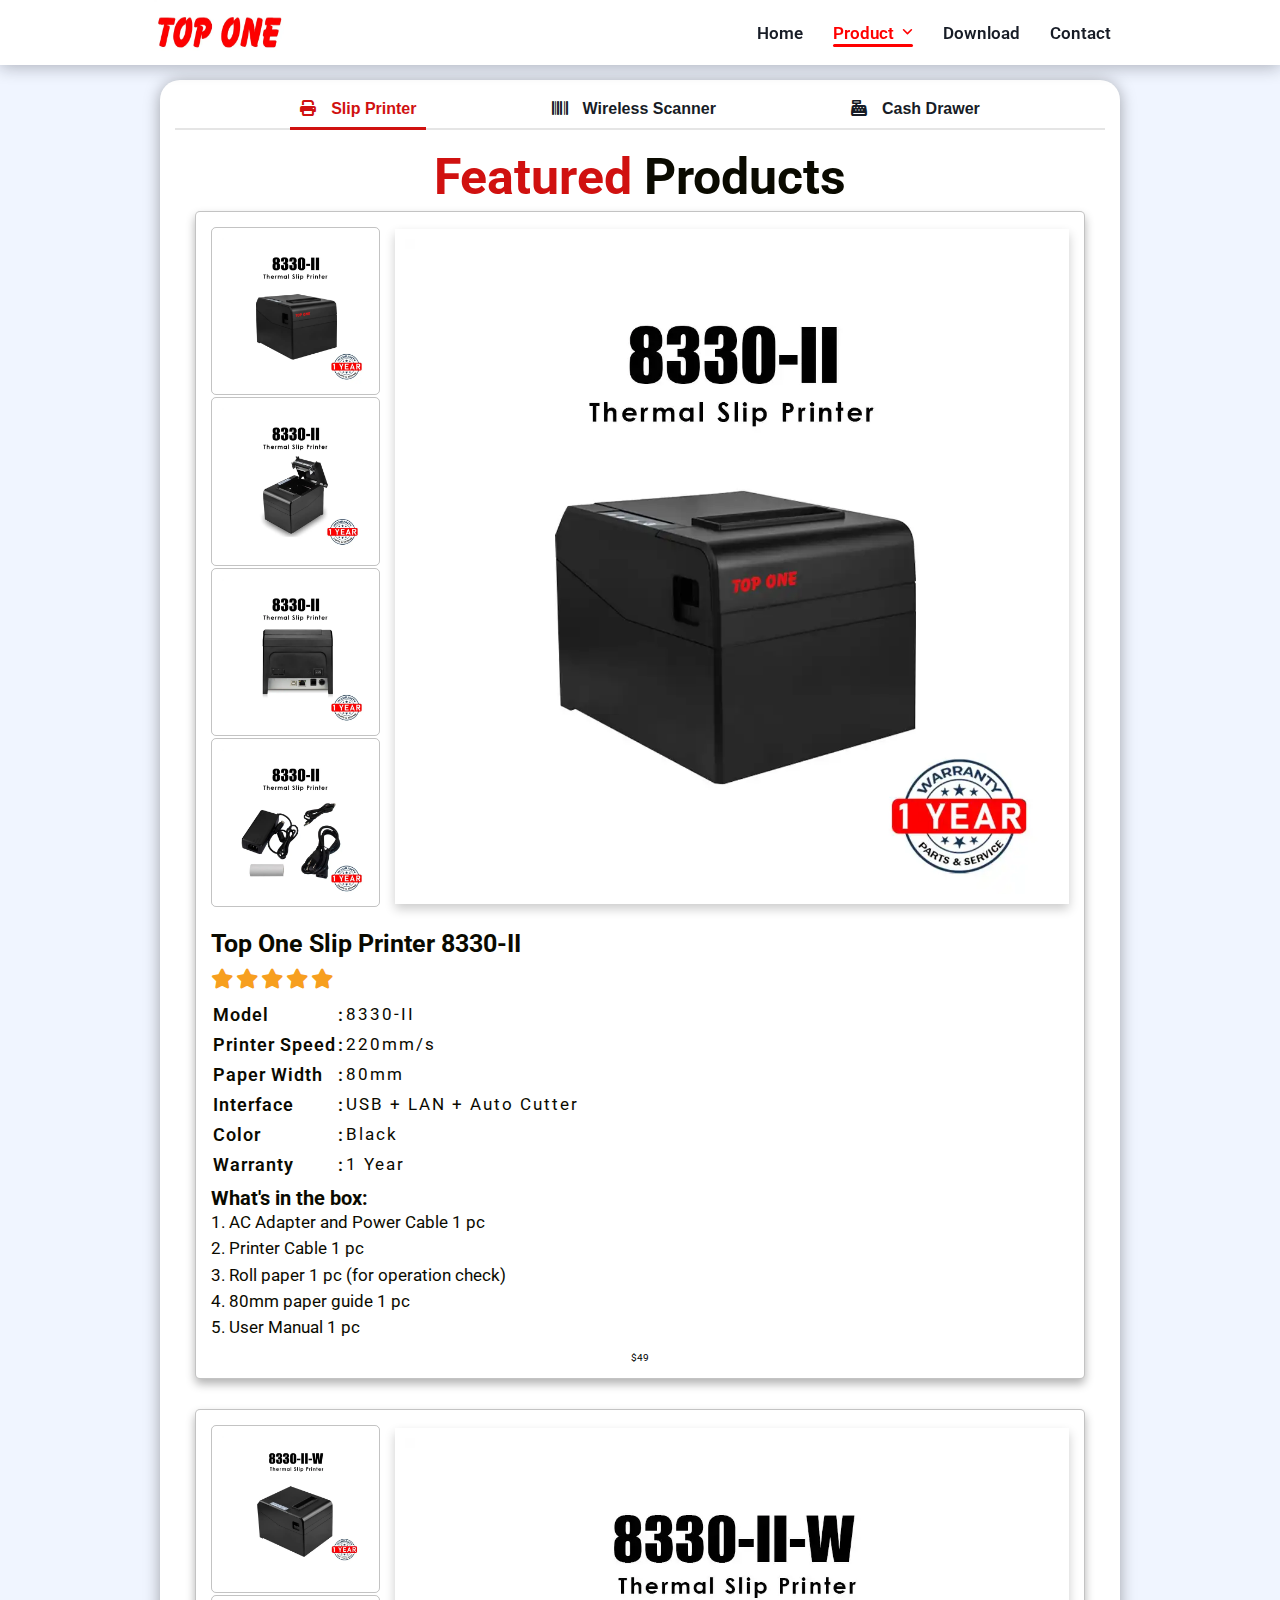
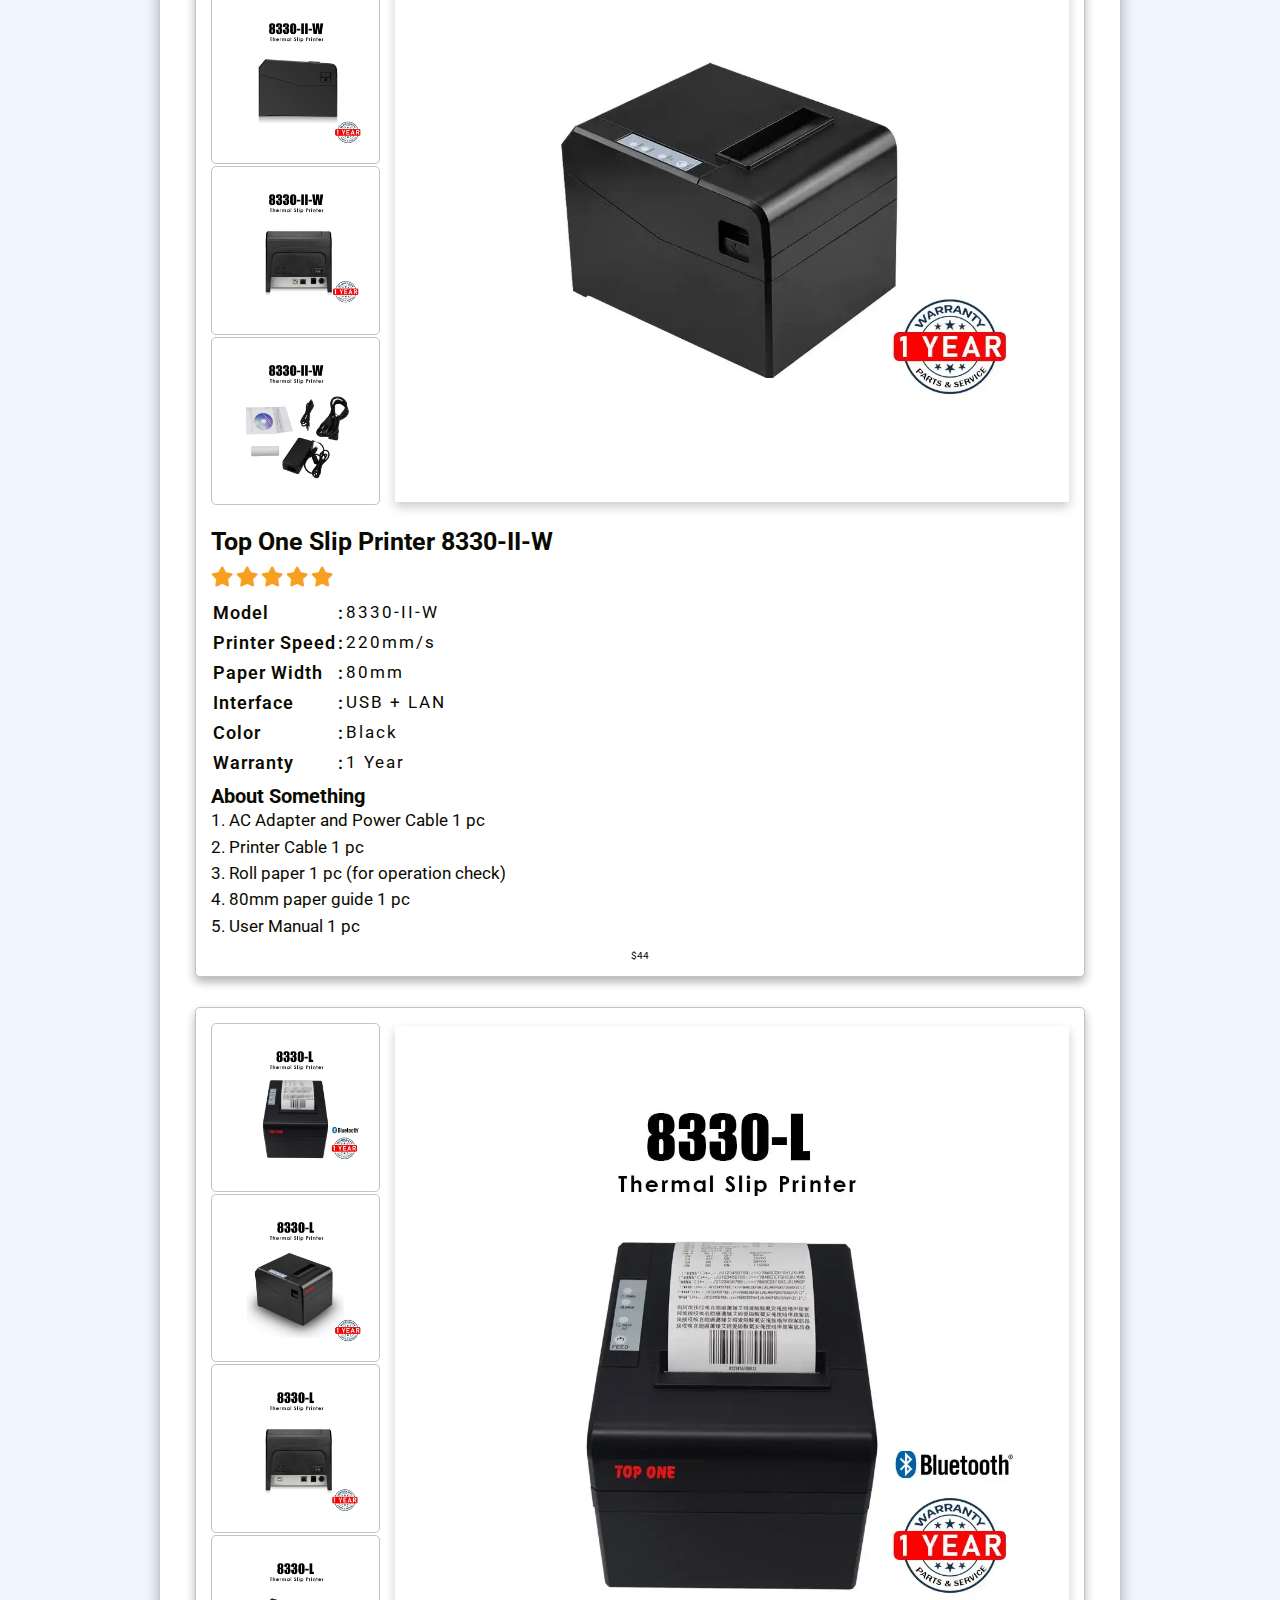
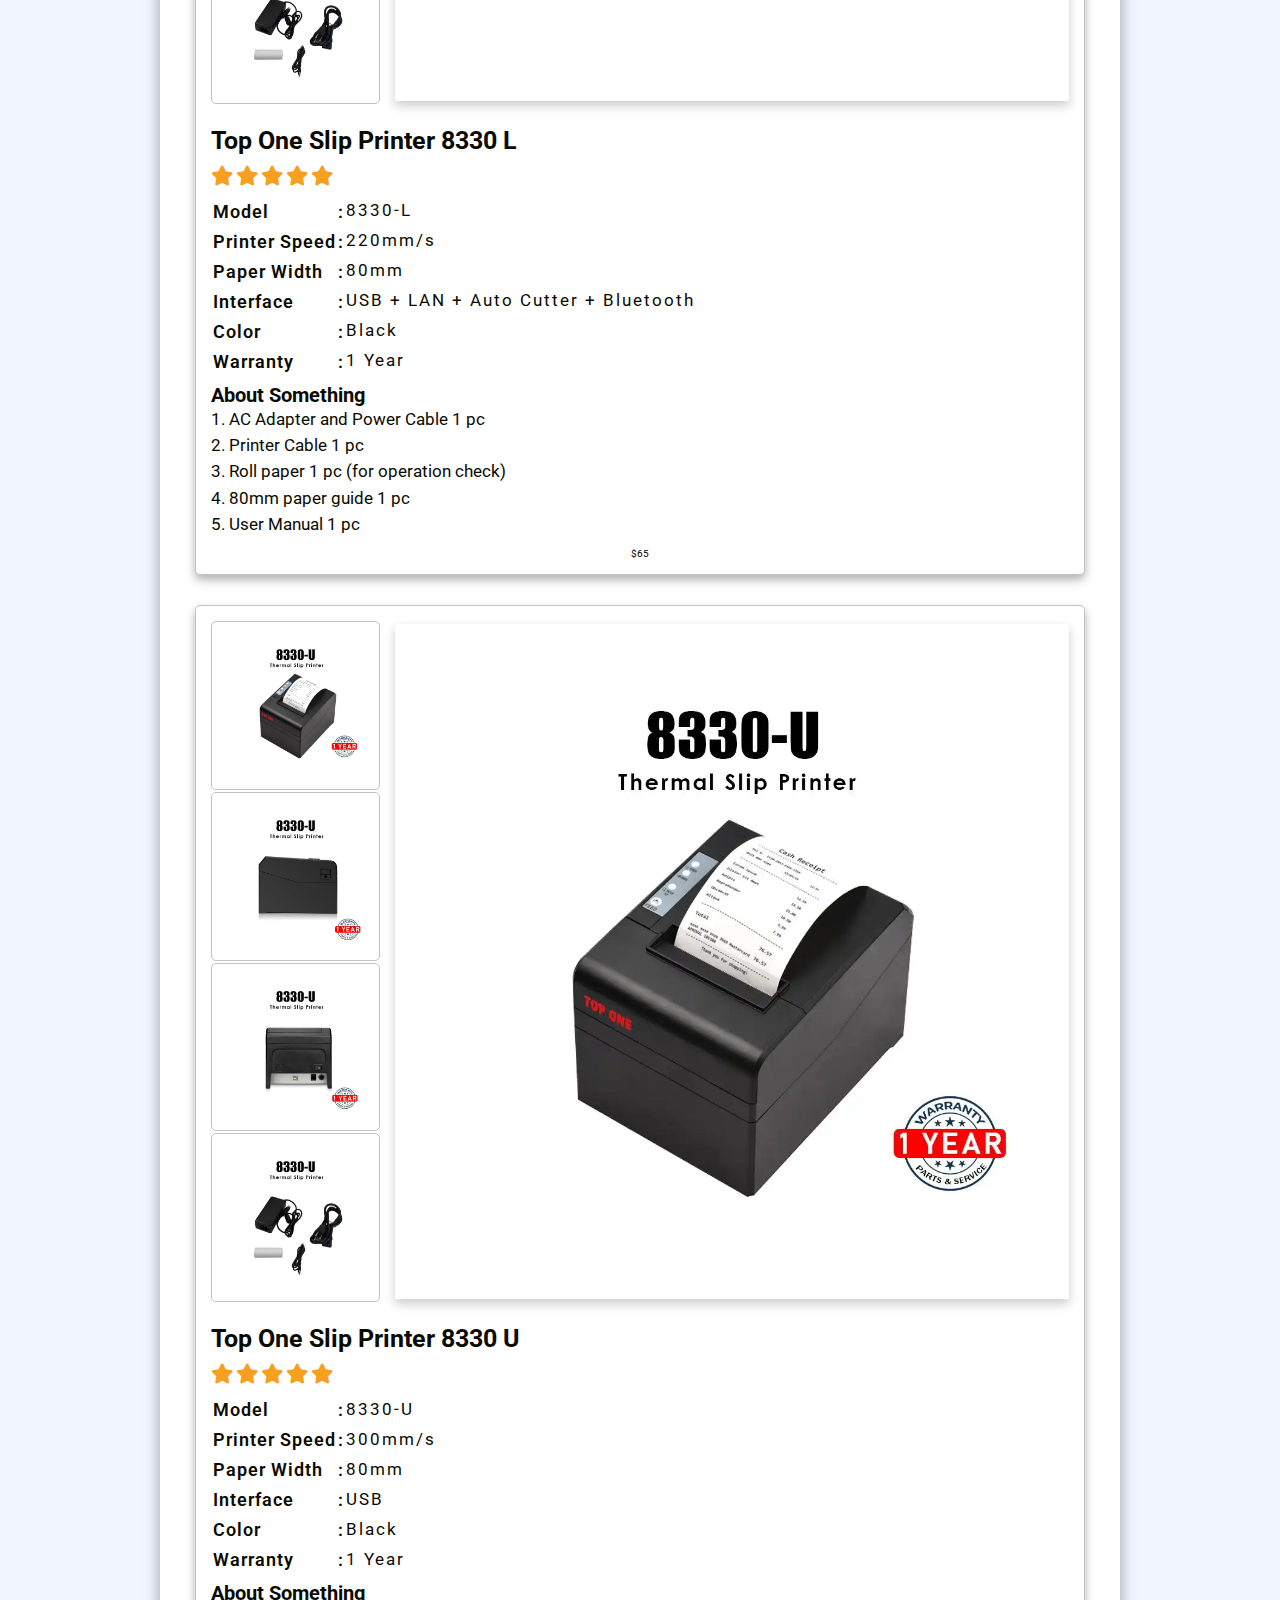
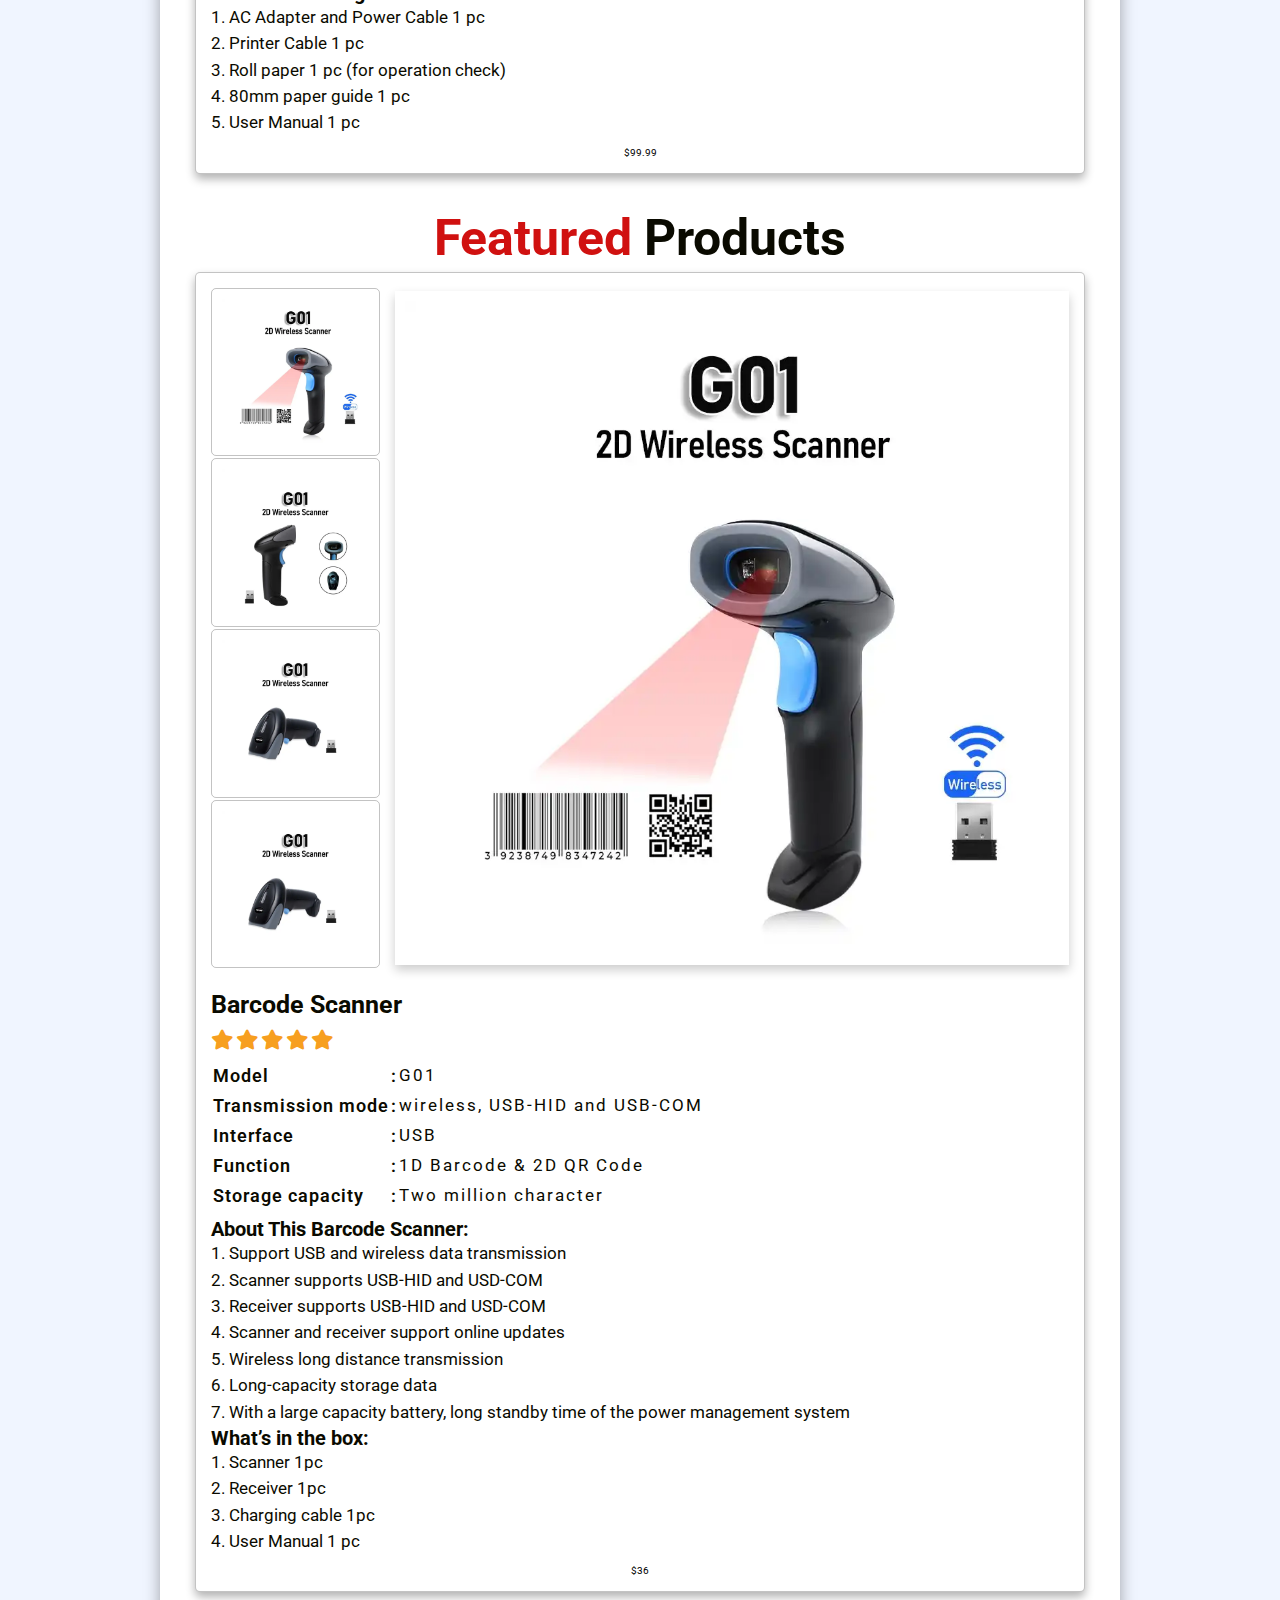
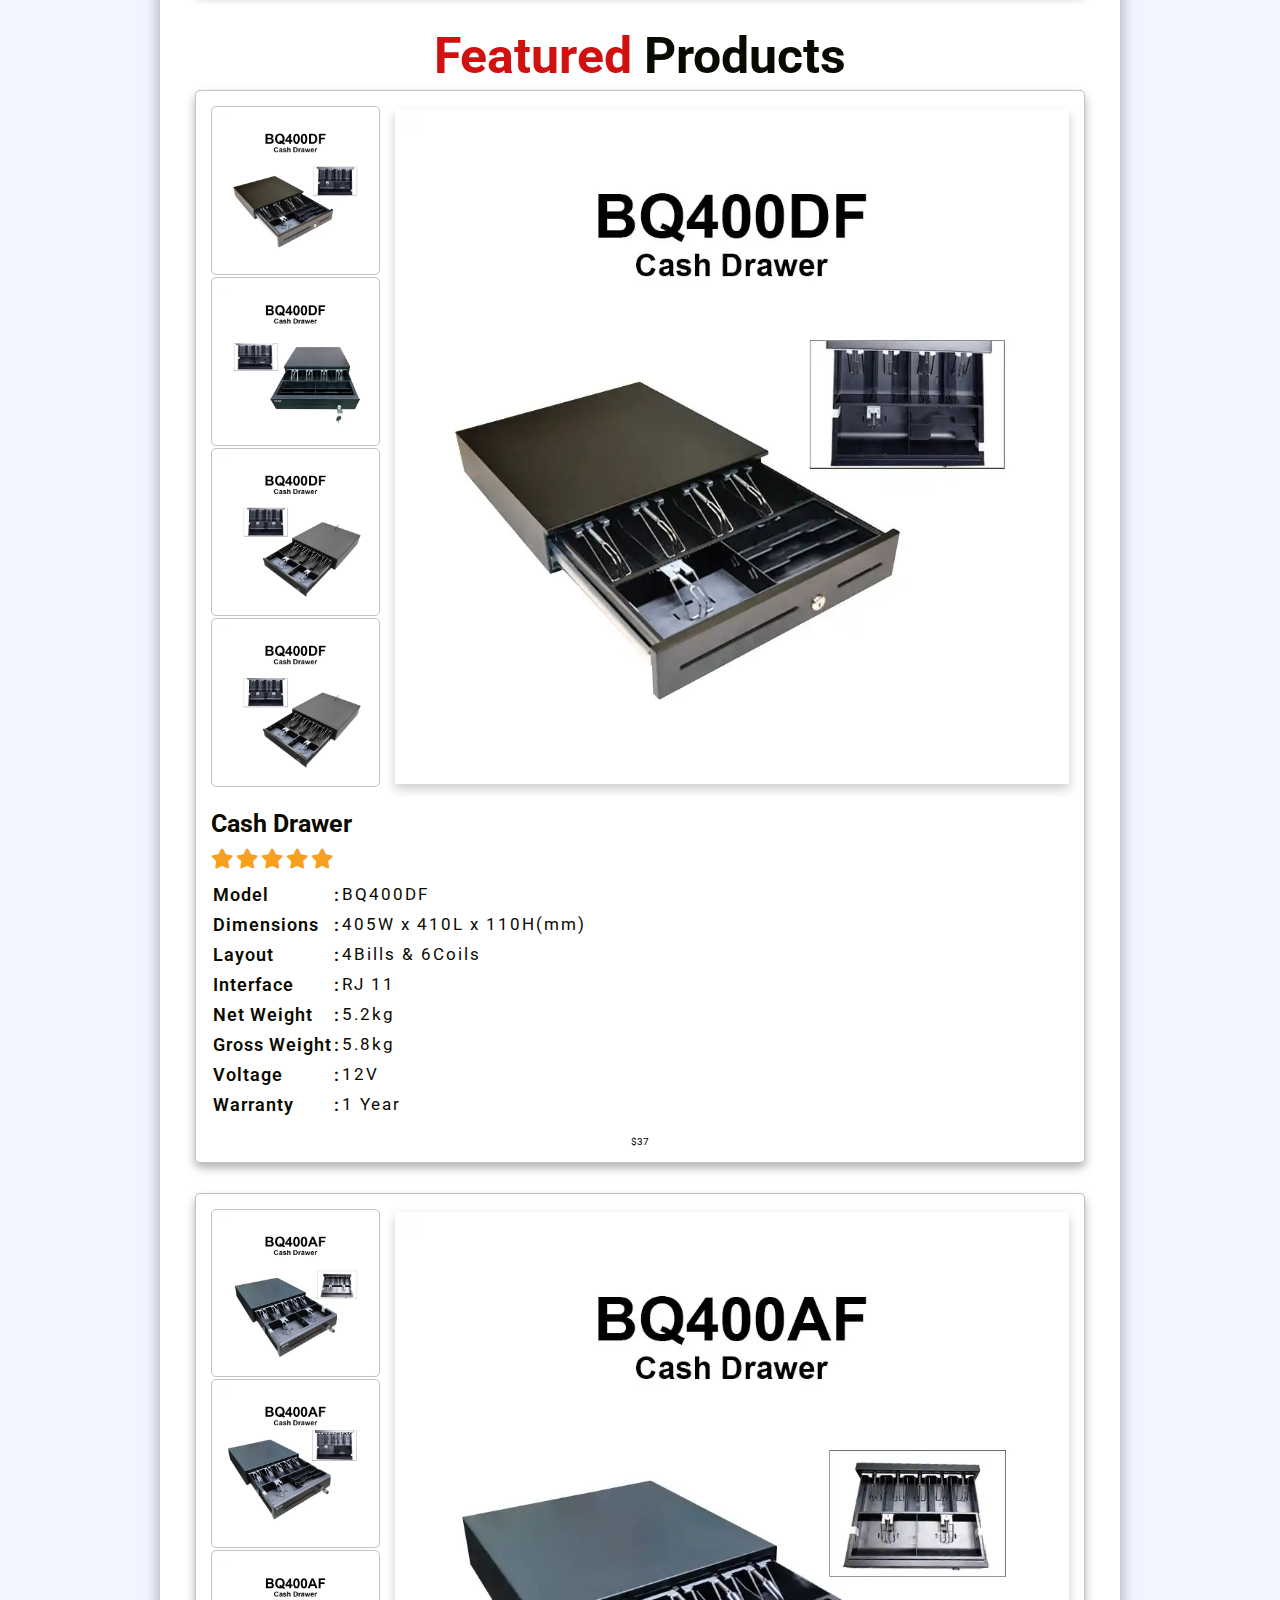
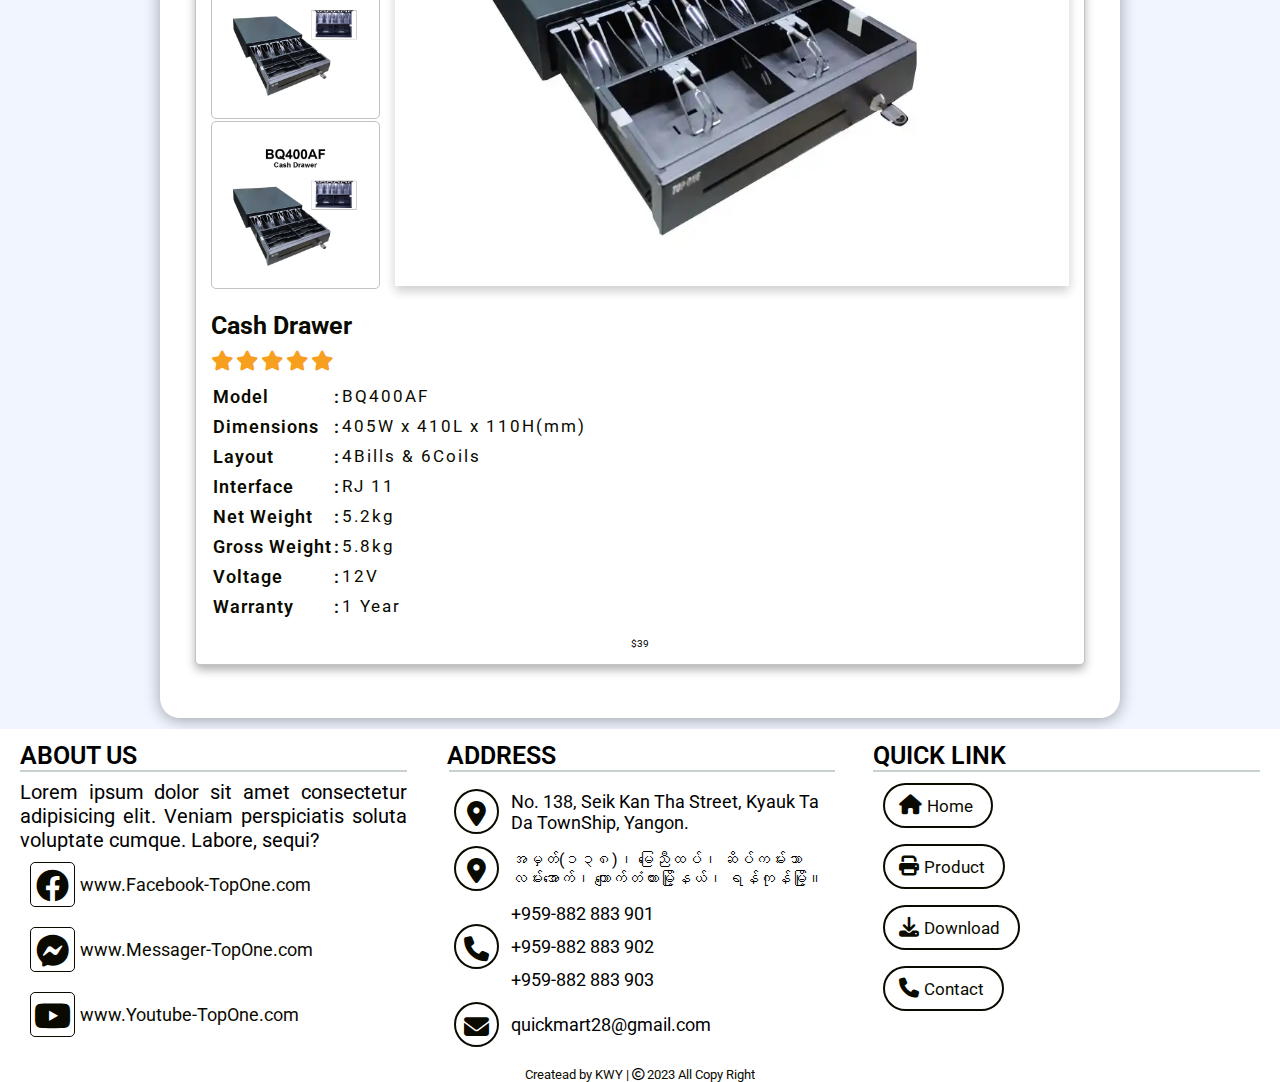
<file: product.html>
<!DOCTYPE html>
<html lang="en">
  <head>
    <meta charset="UTF-8" />
    <meta http-equiv="X-UA-Compatible" content="IE=edge" />
    <meta name="viewport" content="width=device-width, initial-scale=1.0" />
    <title>Top One</title>

    <!-- Google Fonts Links "Roboto" -->
    <link rel="preconnect" href="https://fonts.googleapis.com" />
    <link rel="preconnect" href="https://fonts.gstatic.com" crossorigin />
    <link
      href="https://fonts.googleapis.com/css2?family=Roboto:ital,wght@0,100;0,300;0,400;0,500;0,700;0,900;1,100;1,300;1,400;1,500;1,700;1,900&display=swap"
      rel="stylesheet"
    />
    <link rel="stylesheet" href="fontawesome-6.2.0/css/all.css" />
    <link rel="stylesheet" href="css/product.css" />

    <script src="script/product.js" defer></script>
  </head>
  <body>
    <!-- it can use <nav> tag attribute instead of <div> attribute but <nav> has different version to support browser -->
    <!-- Primary Navigation Bar -->
    <header class="primary-navbar-header">
      <nav class="navbar container">
          <!-- NavaBar Data -->
          <div class="navbar-data">
              <!-- <a href="#" class="navbar-logo">
                  TopOne
              </a> -->
              <a href="#" class="navbar-logo">
                  <img src="Top-One-Logo-50.webp" alt="">
              </a>
              <div class="navbar-toggle" id="navbar-toggle">
                  <i class="fa-solid fa-bars navbar-menu-btn-open" id="navbar-toggle"></i>
                  <i class="fa-solid fa-xmark navbar-menu-btn-close" id="navbar-toggle"></i>
              </div>
          </div>
          <!--The End of NavaBar Data -->

          <!-- Menu-Overlay -->
          <div class="menu-overlay" id="menu-overlay"></div>
          <!-- The End of Menu-Overlay -->

          <!-- Nav Menu -->
          <div class="navbar-menu" id="navbar-menu">
              <ul class="navbar-list">
                  <li>
                      <a href="index.html" class="navbar-link">Home</a>
                  </li>
                  <li class="dropdown">
                      <a href="product.html" class="navbar-link currentPage" id="navbar-link-dropdown">
                          Product<i class="fa-solid fa-angle-down dropdown-arrow"></i>
                      </a>
                      <ul class="dropdown-menu">
                          <li>
                              <a href="product.html" class="dropdown-menu-item currentPage">
                                  <i class="fa-solid fa-print"></i>Slip<span>Printer</span>
                              </a>
                          </li>
                          <li>
                              <a href="product.html" class="dropdown-menu-item">
                                  <i class="fa-solid fa-barcode"></i>Wireless<span>Scanner</span>
                              </a>
                          </li>
                          <li>
                              <a href="product.html" class="dropdown-menu-item">
                                  <i class="fa-solid fa-cash-register"></i>Cash<span>Drawer</span>
                              </a>
                          </li>
                      </ul>
                  </li>
                  <li>
                      <a href="download.html" class="navbar-link">Download</a>
                  </li>
                  <li>
                      <a href="contact.html" class="navbar-link">Contact</a>
                  </li>
              </ul>
          </div>
          <!-- The End of Nav Menu -->
      </nav>
    </header>
    <!-- The End of Primery Navigation Bar -->
    
    <div class="center">
      <!-- Category Section -->
      <!-- <div class="category-section">
        <div class="category-button">
          <a href="#" class="category-button-link"><i class="fa-solid fa-print category-button-icon"></i>Thermal Split Printer</a>
        </div>
        <div class="category-button">
          <a href="#" class="category-button-link"><i class="fa-solid fa-barcode category-button-icon"></i>Wireless Scanner</a>
        </div>
        <div class="category-button">
          <a href="#" class="category-button-link"><i class="fa-solid fa-cash-register category-button-icon"></i>Cash Drawer</a>
        </div>
      </div> -->
      <!-- The End of Category Section -->

      <!-- Tab Session -->
      <div class="tab-container">
        <div class="tab-box">
          <button class="tab active"><a href="#"><i class="fa-solid fa-print tab-icon"></i>Slip Printer</a></button>
          <button class="tab"><a href="#"><i class="fa-solid fa-barcode tab-icon"></i>Wireless Scanner</a></button>
          <button class="tab"><a href="#"><i class="fa-solid fa-cash-register tab-icon"></i>Cash Drawer</a></button>
        </div>
        <!-- The Content Box -->
        <div class="content-box">
          <!-- Split Printer -->
          <div class="content active">
            <!-- Product card session -->
            <div class="product-card-container">
              <div class="product-card-container-box">
                <h1 class="product-card-container-box-heading">
                  <span>featured</span> products
                </h1>

                <!-- Product Card - 01 (Split Printer)-->
                <div class="product-card">
                  <!-- Product Card Image -->
                  <div class="product-card-image">
                    <div class="product-card-image-small">
                      <img
                        src="image-50/Printer-50/Thermal-Slip-Printer-8330-ii-4.webp"
                        class="product-card-image-small-1"
                        alt="Thermal-Slip-Printer-8330-ii"
                      />
                      <img
                        src="image-50/Printer-50/Thermal-Slip-Printer-8330-ii-1.webp"
                        class="product-card-image-small-1"
                        alt="Thermal-Slip-Printer-8330-ii"
                      />
                      <img
                        src="image-50/Printer-50/Thermal-Slip-Printer-8330-ii-2.webp"
                        class="product-card-image-small-1"
                        alt="Thermal-Slip-Printer-8330-ii"
                      />
                      <img
                        src="image-50/Printer-50/Thermal-Slip-Printer-8330-ii-3.webp"
                        class="product-card-image-small-1"
                        alt="Thermal-Slip-Printer-8330-ii"
                      />
                      <!-- <img src="image/slipprinter.jpg" class="product-card-image-small-1" alt="product-card-image-small-3"> -->

                      <!-- <img src="image/slipprinternoinfo.jpg" class="product-card-image-small-1" alt="product-card-image-small-4"> -->
                    </div>
                    <div class="product-card-image-big">
                      <img
                        src="image-50/Printer-50/Thermal-Slip-Printer-8330-ii-4.webp"
                        class="product-card-image-big-1"
                        alt="Thermal-Slip-Printer-8330-ii"
                      />
                    </div>
                    <!-- The End of Product Card Image  -->
                  </div>
                  <!-- The Product Card Content -->
                  <div class="product-card-content">
                    <h2>Top One Slip Printer 8330-II</h2>
                    <div class="product-card-content-stars">
                      <i class="fa-solid fa-star"></i>
                      <i class="fa-solid fa-star"></i>
                      <i class="fa-solid fa-star"></i>
                      <i class="fa-solid fa-star"></i>
                      <i class="fa-solid fa-star"></i>
                    </div>
                    <table>
                      <tr>
                        <td class="product-card-content-text1">Model</td>
                        <td class="product-card-content-text2">:</td>
                        <td class="product-card-content-text3">8330-II</td>
                      </tr>
                      <tr>
                        <td class="product-card-content-text1">Printer Speed</td>
                        <td class="product-card-content-text2">:</td>
                        <td class="product-card-content-text3">220mm/s</td>
                      </tr>
                      <tr>
                        <td class="product-card-content-text1">Paper Width</td>
                        <td class="product-card-content-text2">:</td>
                        <td class="product-card-content-text3">80mm</td>
                      </tr>
                      <tr>
                        <td class="product-card-content-text1">Interface</td>
                        <td class="product-card-content-text2">:</td>
                        <td class="product-card-content-text3">USB + LAN + Auto Cutter</td>
                      </tr>
                      <tr>
                        <td class="product-card-content-text1">Color</td>
                        <td class="product-card-content-text2">:</td>
                        <td class="product-card-content-text3">Black</td>
                      </tr>
                      <tr>
                        <td class="product-card-content-text1">Warranty</td>
                        <td class="product-card-content-text2">:</td>
                        <td class="product-card-content-text3">1 Year</td>
                      </tr>
                    </table>
                    <div class="product-card-about">
                      <h3>What's in the box:</h3>
                      <ol>
                        <li>
                          AC Adapter and Power Cable 1 pc
                        </li>
                        <li>
                          Printer Cable 1 pc 
                        </li>
                        <li>
                          Roll paper 1 pc (for operation check)
                        </li>
                        <li>
                          80mm paper guide 1 pc
                        </li>
                        <li>
                          User  Manual 1 pc
                        </li>
                      </ol>
                    </div>
                    <div class="product-card-price">
                      $49
                      <!-- <span>$120.99</span> -->
                    </div>
                  </div>
                  <!-- The End of Product Card Content -->
                </div>
                <!-- The End of Product Card - 01 (Split Printer)-->

                <!-- Product Card - 02 (Split Printer) -->
                <div class="product-card">
                  <!-- Product Card Image -->
                  <div class="product-card-image">
                    <div class="product-card-image-small">
                      <img
                        src="image-50/Printer-50/Thermal-Slip-Printer-8330-II-W-4.webp"
                        class="product-card-image-small-2"
                        alt="Thermal-Slip-Printer-8330-II-W"
                      />
                      <img
                        src="image-50/Printer-50/Thermal-Slip-Printer-8330-II-W-1.webp"
                        class="product-card-image-small-2"
                        alt="Thermal-Slip-Printer-8330-II-W"
                      />
                      <img
                        src="image-50/Printer-50/Thermal-Slip-Printer-8330-II-W-2.webp"
                        class="product-card-image-small-2"
                        alt="Thermal-Slip-Printer-8330-II-W"
                      />
                      <img
                        src="image-50/Printer-50/Thermal-Slip-Printer-8330-II-W-3.webp"
                        class="product-card-image-small-2"
                        alt="Thermal-Slip-Printer-8330-II-W"
                      />
                      <!-- <img src="image/slipprinter.jpg" class="product-card-image-small-1" alt="product-card-image-small-3"> -->
                      <!-- <img src="image/slipprinternoinfo.jpg" class="product-card-image-small-1" alt="product-card-image-small-4"> -->
                    </div>
                    <div class="product-card-image-big">
                      <img
                        src="image-50/Printer-50/Thermal-Slip-Printer-8330-II-W-4.webp"
                        class="product-card-image-big-2"
                        alt="Thermal-Slip-Printer-8330-II-W"
                      />
                    </div>
                    <!-- The End of Product Card Image  -->
                  </div>
                  <!-- The Product Card Content -->
                  <div class="product-card-content">
                    <h2>Top One Slip Printer 8330-II-W</h2>
                    <div class="product-card-content-stars">
                      <i class="fa-solid fa-star"></i>
                      <i class="fa-solid fa-star"></i>
                      <i class="fa-solid fa-star"></i>
                      <i class="fa-solid fa-star"></i>
                      <i class="fa-solid fa-star"></i>
                    </div>
                    <table>
                      <tr>
                        <td class="product-card-content-text1">Model</td>
                        <td class="product-card-content-text2">:</td>
                        <td class="product-card-content-text3">8330-II-W</td>
                      </tr>
                      <tr>
                        <td class="product-card-content-text1">Printer Speed</td>
                        <td class="product-card-content-text2">:</td>
                        <td class="product-card-content-text3">220mm/s</td>
                      </tr>
                      <tr>
                        <td class="product-card-content-text1">Paper Width</td>
                        <td class="product-card-content-text2">:</td>
                        <td class="product-card-content-text3">80mm</td>
                      </tr>
                      <tr>
                        <td class="product-card-content-text1">Interface</td>
                        <td class="product-card-content-text2">:</td>
                        <td class="product-card-content-text3">USB + LAN</td>
                      </tr>
                      <tr>
                        <td class="product-card-content-text1">Color</td>
                        <td class="product-card-content-text2">:</td>
                        <td class="product-card-content-text3">Black</td>
                      </tr>
                      <tr>
                        <td class="product-card-content-text1">Warranty</td>
                        <td class="product-card-content-text2">:</td>
                        <td class="product-card-content-text3">1 Year</td>
                      </tr>
                    </table>
                    <div class="product-card-about">
                      <h3>About Something</h3>
                      <ol>
                        <li>
                          AC Adapter and Power Cable 1 pc
                        </li>
                        <li>
                          Printer Cable 1 pc 
                        </li>
                        <li>
                          Roll paper 1 pc (for operation check)
                        </li>
                        <li>
                          80mm paper guide 1 pc
                        </li>
                        <li>
                          User  Manual 1 pc
                        </li>
                      </ol>
                    </div>
                    <div class="product-card-price">
                      $44 
                      <!-- <span>$120.99</span> -->
                    </div>
                  </div>
                  <!-- The End of Product Card Content -->
                </div>
                <!-- The End of Product Card - 02(Split Printer) -->

                <!-- Product Card - 03 (Split Printer) -->
                <div class="product-card">
                  <!-- Product Card Image -->
                  <div class="product-card-image">
                    <div class="product-card-image-small">
                      <img
                        src="image-50/Printer-50/Thermal-Slip-Printer-8330-L-4.webp"
                        class="product-card-image-small-3"
                        alt="product-card-image-small-1"
                      />
                      <img
                        src="image-50/Printer-50/Thermal-Slip-Printer-8330-L-1.webp"
                        class="product-card-image-small-3"
                        alt="product-card-image-small-2"
                      />
                      <img
                        src="image-50/Printer-50/Thermal-Slip-Printer-8330-L-2.webp"
                        class="product-card-image-small-3"
                        alt="product-card-image-small-3"
                      />
                      <img
                        src="image-50/Printer-50/Thermal-Slip-Printer-8330-L-3.webp"
                        class="product-card-image-small-3"
                        alt="product-card-image-small-4"
                      />
                      <!-- <img src="image/slipprinter.jpg" class="product-card-image-small-1" alt="product-card-image-small-3"> -->
                      <!-- <img src="image/slipprinternoinfo.jpg" class="product-card-image-small-1" alt="product-card-image-small-4"> -->
                    </div>
                    <div class="product-card-image-big">
                      <img
                        src="image-50/Printer-50/Thermal-Slip-Printer-8330-L-4.webp"
                        class="product-card-image-big-3"
                        alt="product-card-image-big-1"
                      />
                    </div>
                    <!-- The End of Product Card Image  -->
                  </div>
                  <!-- The Product Card Content-->
                  <div class="product-card-content">
                    <h2>Top One Slip Printer 8330 L</h2>
                    <div class="product-card-content-stars">
                      <i class="fa-solid fa-star"></i>
                      <i class="fa-solid fa-star"></i>
                      <i class="fa-solid fa-star"></i>
                      <i class="fa-solid fa-star"></i>
                      <i class="fa-solid fa-star"></i>
                    </div>
                    <table>
                      <tr>
                        <td class="product-card-content-text1">Model</td>
                        <td class="product-card-content-text2">:</td>
                        <td class="product-card-content-text3">8330-L</td>
                      </tr>
                      <tr>
                        <td class="product-card-content-text1">Printer Speed</td>
                        <td class="product-card-content-text2">:</td>
                        <td class="product-card-content-text3">220mm/s</td>
                      </tr>
                      <tr>
                        <td class="product-card-content-text1">Paper Width</td>
                        <td class="product-card-content-text2">:</td>
                        <td class="product-card-content-text3">80mm</td>
                      </tr>
                      <tr>
                        <td class="product-card-content-text1">Interface</td>
                        <td class="product-card-content-text2">:</td>
                        <td class="product-card-content-text3">USB + LAN + Auto Cutter + Bluetooth</td>
                      </tr>
                      <tr>
                        <td class="product-card-content-text1">Color</td>
                        <td class="product-card-content-text2">:</td>
                        <td class="product-card-content-text3">Black</td>
                      </tr>
                      <tr>
                        <td class="product-card-content-text1">Warranty</td>
                        <td class="product-card-content-text2">:</td>
                        <td class="product-card-content-text3">1 Year</td>
                      </tr>
                    </table>
                    <div class="product-card-about">
                      <h3>About Something</h3>
                      <ol>
                        <li>
                          AC Adapter and Power Cable 1 pc
                        </li>
                        <li>
                          Printer Cable 1 pc 
                        </li>
                        <li>
                          Roll paper 1 pc (for operation check)
                        </li>
                        <li>
                          80mm paper guide 1 pc
                        </li>
                        <li>
                          User  Manual 1 pc
                        </li>
                      </ol>
                    </div>
                    <div class="product-card-price">
                      $65
                      <!-- <span>$120.99</span> -->
                    </div>
                  </div>
                  <!-- The End of Product Card Content -->
                </div>
                <!-- The End of Product Card - 03 (Split Printer)-->

                <!-- Product Card - 04 (Split Printer)-->
                <div class="product-card">
                  <!-- Product Card Image -->
                  <div class="product-card-image">
                    <div class="product-card-image-small">
                      <img
                        src="image-50/Printer-50/Thermal-Slip-Printer-8330-U-4.webp"
                        class="product-card-image-small-4"
                        alt="product-card-image-small-1"
                      />
                      <img
                        src="image-50/Printer-50/Thermal-Slip-Printer-8330-U-1.webp"
                        class="product-card-image-small-4"
                        alt="product-card-image-small-2"
                      />
                      <img
                        src="image-50/Printer-50/Thermal-Slip-Printer-8330-U-2.webp"
                        class="product-card-image-small-4"
                        alt="product-card-image-small-3"
                      />
                      <img
                        src="image-50/Printer-50/Thermal-Slip-Printer-8330-U-3.webp"
                        class="product-card-image-small-4"
                        alt="product-card-image-small-4"
                      />
                      <!-- <img src="image/slipprinter.jpg" class="product-card-image-small-1" alt="product-card-image-small-3"> -->
                      <!-- <img src="image/slipprinternoinfo.jpg" class="product-card-image-small-1" alt="product-card-image-small-4"> -->
                    </div>
                    <div class="product-card-image-big">
                      <img
                        src="image-50/Printer-50/Thermal-Slip-Printer-8330-U-4.webp"
                        class="product-card-image-big-4"
                        alt="product-card-image-big-1"
                      />
                    </div>
                    <!-- The End of Product Card Image  -->
                  </div>
                  <!-- The Product Card Content -->
                  <div class="product-card-content">
                    <h2>Top One Slip Printer 8330 U</h2>
                    <div class="product-card-content-stars">
                      <i class="fa-solid fa-star"></i>
                      <i class="fa-solid fa-star"></i>
                      <i class="fa-solid fa-star"></i>
                      <i class="fa-solid fa-star"></i>
                      <i class="fa-solid fa-star"></i>
                    </div>
                    <table>
                      <tr>
                        <td class="product-card-content-text1">Model</td>
                        <td class="product-card-content-text2">:</td>
                        <td class="product-card-content-text3">8330-U</td>
                      </tr>
                      <tr>
                        <td class="product-card-content-text1">Printer Speed</td>
                        <td class="product-card-content-text2">:</td>
                        <td class="product-card-content-text3">300mm/s</td>
                      </tr>
                      <tr>
                        <td class="product-card-content-text1">Paper Width</td>
                        <td class="product-card-content-text2">:</td>
                        <td class="product-card-content-text3">80mm</td>
                      </tr>
                      <tr>
                        <td class="product-card-content-text1">Interface</td>
                        <td class="product-card-content-text2">:</td>
                        <td class="product-card-content-text3">USB</td>
                      </tr>
                      <tr>
                        <td class="product-card-content-text1">Color</td>
                        <td class="product-card-content-text2">:</td>
                        <td class="product-card-content-text3">Black</td>
                      </tr>
                      <tr>
                        <td class="product-card-content-text1">Warranty</td>
                        <td class="product-card-content-text2">:</td>
                        <td class="product-card-content-text3">1 Year</td>
                      </tr>
                    </table>
                    <div class="product-card-about">
                      <h3>About Something</h3>
                      <ol>
                        <li>
                          AC Adapter and Power Cable 1 pc
                        </li>
                        <li>
                          Printer Cable 1 pc 
                        </li>
                        <li>
                          Roll paper 1 pc (for operation check)
                        </li>
                        <li>
                          80mm paper guide 1 pc
                        </li>
                        <li>
                          User  Manual 1 pc
                        </li>
                      </ol>
                    </div>
                    <div class="product-card-price">
                      $99.99 
                      <!-- <span>$120.99</span> -->
                    </div>
                  </div>
                  <!-- The End of Product Card Content -->
                </div>
                <!-- The End of Product Card - 04 (Split Printer)-->
              </div>
            </div>
            <!-- The End of Product Card Session -->
          </div>
          <!-- The End of Split Printer -->

          <!-- Wireless Scanner -->
          <div class="content">
            <!-- Product card session -->
            <div class="product-card-container">
              <div class="product-card-container-box">
                <h1 class="product-card-container-box-heading">
                  <span>featured</span> products
                </h1>
                <!-- Product Card - 05 (Wireless Scanner)-->
                <div class="product-card">
                  <!-- Product Card Image -->
                  <div class="product-card-image">
                    <div class="product-card-image-small">
                      <img
                        src="image-50/Scanner-50/Scanner-G01-1-50.webp"
                        class="product-card-image-small-5"
                        alt="product-card-image-small-1"
                      />
                      <img
                        src="image-50/Scanner-50/Scanner-G01-2-50.webp"
                        class="product-card-image-small-5"
                        alt="product-card-image-small-2"
                      />
                      <img
                        src="image-50/Scanner-50/Scanner-G01-3-50.webp"
                        class="product-card-image-small-5"
                        alt="product-card-image-small-3"
                      />
                      <img
                        src="image-50/Scanner-50/Scanner-G01-3-50.webp"
                        class="product-card-image-small-5"
                        alt="product-card-image-small-4"
                      />
                      <!-- <img src="image/slipprinter.jpg" class="product-card-image-small-1" alt="product-card-image-small-3"> -->
                      <!-- <img src="image/slipprinternoinfo.jpg" class="product-card-image-small-1" alt="product-card-image-small-4"> -->
                    </div>
                    <div class="product-card-image-big">
                      <img
                        src="image-50/Scanner-50/Scanner-G01-1-50.webp"
                        class="product-card-image-big-5"
                        alt="product-card-image-big-1"
                      />
                    </div>
                    <!-- The End of Product Card Image  -->
                  </div>
                  <!-- The Product Card Content -->
                  <div class="product-card-content">
                    <h2>Barcode Scanner</h2>
                    <div class="product-card-content-stars">
                      <i class="fa-solid fa-star"></i>
                      <i class="fa-solid fa-star"></i>
                      <i class="fa-solid fa-star"></i>
                      <i class="fa-solid fa-star"></i>
                      <i class="fa-solid fa-star"></i>
                    </div>
                    <table>
                      <tr>
                        <td class="product-card-content-text1">Model</td>
                        <td class="product-card-content-text2">:</td>
                        <td class="product-card-content-text3">G01</td>
                      </tr>
                      <tr>
                        <td class="product-card-content-text1">Transmission mode</td>
                        <td class="product-card-content-text2">:</td>
                        <td class="product-card-content-text3">wireless, USB-HID and USB-COM</td>
                      </tr>
                      <tr>
                        <td class="product-card-content-text1">Interface</td>
                        <td class="product-card-content-text2">:</td>
                        <td class="product-card-content-text3">
                          USB
                        </td>
                      </tr>
                      <tr>
                        <td class="product-card-content-text1">Function</td>
                        <td class="product-card-content-text2">:</td>
                        <td class="product-card-content-text3">1D Barcode  & 2D QR Code </td>
                      </tr>
                      <tr>
                        <td class="product-card-content-text1">Storage capacity</td>
                        <td class="product-card-content-text2">:</td>
                        <td class="product-card-content-text3">Two million character</td>
                      </tr>
                    </table>
                    <div class="product-card-about">
                      <h3>About This Barcode Scanner:</h3>
                      <ol>
                        <li>
                          Support USB and wireless data transmission 
                        </li>
                        <li>
                          Scanner supports USB-HID and USD-COM
                        </li>
                        <li>
                          Receiver supports USB-HID and USD-COM
                        </li>
                        <li>
                          Scanner and receiver support online updates
                        </li>
                        <li>
                          Wireless long distance transmission 
                        </li>
                        <li>
                          Long-capacity storage data
                        </li>
                        <li>
                          With a large capacity battery, long standby time of the power management system
                        </li>
                      </ol>
                    </div>
                    <div class="product-card-about">
                      <h3>What’s in the box:</h3>
                      <ol>
                        <li>
                          Scanner 1pc
                        </li>
                        <li>
                          Receiver 1pc
                        </li>
                        <li>
                          Charging cable 1pc
                        </li>
                        <li>
                          User Manual 1 pc
                        </li>
                      </ol>
                    </div>
                    <div class="product-card-price">
                      $36
                      <!-- <span>$120.99</span> -->
                    </div>
                  </div>
                  <!-- The End of Product Card Content -->
                </div>
                <!-- The End of Product Card - 05 (Wireless Scanner) -->

              </div>
            </div>
            <!-- The End of Product Card Session -->
          </div>
          <!-- The End of Wireless Scanner -->

          <!-- Cash Drawer -->
          <div class="content">
            <!-- Product card session -->
            <div class="product-card-container">
              <div class="product-card-container-box">
                <h1 class="product-card-container-box-heading">
                  <span>featured</span> products
                </h1>

                <!-- Product Card - 07 (Cash Drawer) -->
                <div class="product-card">
                  <!-- Product Card Image -->
                  <div class="product-card-image">
                    <div class="product-card-image-small">
                      <img
                        src="image-50/CashDrawer/CashDraw-BQ400DF-1.webp"
                        class="product-card-image-small-8"
                        alt="product-card-image-small-1"
                      />
                      <img
                        src="image-50/CashDrawer/CashDraw-BQ400DF-2.webp"
                        class="product-card-image-small-8"
                        alt="product-card-image-small-2"
                      />
                      <img
                        src="image-50/CashDrawer/CashDraw-BQ400DF-3.webp"
                        class="product-card-image-small-8"
                        alt="product-card-image-small-3"
                      />
                      <img
                        src="image-50/CashDrawer/CashDraw-BQ400DF-3.webp"
                        class="product-card-image-small-8"
                        alt="product-card-image-small-4"
                      />
                      <!-- <img src="image/slipprinter.jpg" class="product-card-image-small-1" alt="product-card-image-small-3"> -->
                      <!-- <img src="image/slipprinternoinfo.jpg" class="product-card-image-small-1" alt="product-card-image-small-4"> -->
                    </div>
                    <div class="product-card-image-big">
                      <img
                        src="image-50/CashDrawer/CashDraw-BQ400DF-1.webp"
                        class="product-card-image-big-8"
                        alt="product-card-image-big-1"
                      />
                    </div>
                    <!-- The End of Product Card Image  -->
                  </div>
                  <!-- The End of Product Card -->
                  <div class="product-card-content">
                    <h2>Cash Drawer</h2>
                    <div class="product-card-content-stars">
                      <i class="fa-solid fa-star"></i>
                      <i class="fa-solid fa-star"></i>
                      <i class="fa-solid fa-star"></i>
                      <i class="fa-solid fa-star"></i>
                      <i class="fa-solid fa-star"></i>
                    </div>
                    <table>
                      <tr>
                        <td class="product-card-content-text1">Model</td>
                        <td class="product-card-content-text2">:</td>
                        <td class="product-card-content-text3">BQ400DF</td>
                      </tr>
                      <tr>
                        <td class="product-card-content-text1">Dimensions</td>
                        <td class="product-card-content-text2">:</td>
                        <td class="product-card-content-text3">405W x 410L x 110H(mm)</td>
                      </tr>
                      <tr>
                        <td class="product-card-content-text1">Layout</td>
                        <td class="product-card-content-text2">:</td>
                        <td class="product-card-content-text3">4Bills & 6Coils</td>
                      </tr>
                      <tr>
                        <td class="product-card-content-text1">Interface</td>
                        <td class="product-card-content-text2">:</td>
                        <td class="product-card-content-text3">RJ 11</td>
                      </tr>
                      <tr>
                        <td class="product-card-content-text1">Net Weight</td>
                        <td class="product-card-content-text2">:</td>
                        <td class="product-card-content-text3">5.2kg</td>
                      </tr>
                      <tr>
                        <td class="product-card-content-text1">Gross Weight</td>
                        <td class="product-card-content-text2">:</td>
                        <td class="product-card-content-text3">5.8kg</td>
                      </tr>
                      <tr>
                        <td class="product-card-content-text1">Voltage</td>
                        <td class="product-card-content-text2">:</td>
                        <td class="product-card-content-text3">12V</td>
                      </tr>
                      <tr>
                        <td class="product-card-content-text1">Warranty</td>
                        <td class="product-card-content-text2">:</td>
                        <td class="product-card-content-text3">1 Year</td>
                      </tr>
                    </table>
                    <!-- <div class="product-card-about">
                      <h3>About Something</h3>
                      <ol>
                        <li>
                          Lorem ipsum dolor, sit amet consectetur adipisicing
                          elit. Odio, non.
                        </li>
                        <li>
                          Lorem ipsum dolor sit amet, consectetur adipisicing
                          elit. Nam quas dignissimos aut.
                        </li>
                        <li>
                          Lorem, ipsum dolor sit amet consectetur adipisicing
                          elit. Corporis, saepe eveniet.
                        </li>
                      </ol>
                    </div> -->
                    <div class="product-card-price">
                      $37
                      <!-- <span>$120.99</span> -->
                    </div>
                  </div>
                  <!-- The Endo of Product Card Content -->
                </div>
                <!-- The End of Product Card - 07 (Cash Drawer) -->
                <!-- Product Card - 06 (Cash Drawer) -->
                <div class="product-card">
                  <!-- Product Card Image -->
                  <div class="product-card-image">
                    <div class="product-card-image-small">
                      <img
                        src="image-50/CashDrawer/CashDraw-BQ400AF-1.webp"
                        class="product-card-image-small-7"
                        alt="product-card-image-small-1"
                      />
                      <img
                        src="image-50/CashDrawer/CashDraw-BQ400AF-2.webp"
                        class="product-card-image-small-7"
                        alt="product-card-image-small-2"
                      />
                      <img
                        src="image-50/CashDrawer/CashDraw-BQ400AF-3.webp"
                        class="product-card-image-small-7"
                        alt="product-card-image-small-3"
                      />
                      <img
                        src="image-50/CashDrawer/CashDraw-BQ400AF-3.webp"
                        class="product-card-image-small-7"
                        alt="product-card-image-small-4"
                      />
                      <!-- <img src="image/slipprinter.jpg" class="product-card-image-small-1" alt="product-card-image-small-3"> -->
                      <!-- <img src="image/slipprinternoinfo.jpg" class="product-card-image-small-1" alt="product-card-image-small-4"> -->
                    </div>
                    <div class="product-card-image-big">
                      <img
                        src="image-50/CashDrawer/CashDraw-BQ400AF-1.webp"
                        class="product-card-image-big-7"
                        alt="product-card-image-big-1"
                      />
                    </div>
                    <!-- The End of Product Card Image  -->
                  </div>
                  <!-- The Product Card Content -->
                  <div class="product-card-content">
                    <h2>Cash Drawer</h2>
                    <div class="product-card-content-stars">
                      <i class="fa-solid fa-star"></i>
                      <i class="fa-solid fa-star"></i>
                      <i class="fa-solid fa-star"></i>
                      <i class="fa-solid fa-star"></i>
                      <i class="fa-solid fa-star"></i>
                    </div>
                    <table>
                      <tr>
                        <td class="product-card-content-text1">Model</td>
                        <td class="product-card-content-text2">:</td>
                        <td class="product-card-content-text3">BQ400AF</td>
                      </tr>
                      <tr>
                        <td class="product-card-content-text1">Dimensions</td>
                        <td class="product-card-content-text2">:</td>
                        <td class="product-card-content-text3">405W x 410L x 110H(mm)</td>
                      </tr>
                      <tr>
                        <td class="product-card-content-text1">Layout</td>
                        <td class="product-card-content-text2">:</td>
                        <td class="product-card-content-text3">4Bills & 6Coils</td>
                      </tr>
                      <tr>
                        <td class="product-card-content-text1">Interface</td>
                        <td class="product-card-content-text2">:</td>
                        <td class="product-card-content-text3">RJ 11</td>
                      </tr>
                      <tr>
                        <td class="product-card-content-text1">Net Weight</td>
                        <td class="product-card-content-text2">:</td>
                        <td class="product-card-content-text3">5.2kg</td>
                      </tr>
                      <tr>
                        <td class="product-card-content-text1">Gross Weight</td>
                        <td class="product-card-content-text2">:</td>
                        <td class="product-card-content-text3">5.8kg</td>
                      </tr>
                      <tr>
                        <td class="product-card-content-text1">Voltage</td>
                        <td class="product-card-content-text2">:</td>
                        <td class="product-card-content-text3">12V</td>
                      </tr>
                      <tr>
                        <td class="product-card-content-text1">Warranty</td>
                        <td class="product-card-content-text2">:</td>
                        <td class="product-card-content-text3">1 Year</td>
                      </tr>
                    </table>
                    <!-- <div class="product-card-about">
                      <h3>About Something</h3>
                      <ol>
                        <li>
                          Lorem ipsum dolor, sit amet consectetur adipisicing
                          elit. Odio, non.
                        </li>
                        <li>
                          Lorem ipsum dolor sit amet, consectetur adipisicing
                          elit. Nam quas dignissimos aut.
                        </li>
                        <li>
                          Lorem, ipsum dolor sit amet consectetur adipisicing
                          elit. Corporis, saepe eveniet.
                        </li>
                      </ol>
                    </div> -->
                    <div class="product-card-price">
                      $39
                      <!-- <span>$120.99</span> -->
                    </div>
                  </div>
                  <!-- The End of Product Card Content -->
                </div>
                <!-- The End of Product Card - 06 (Cash Drawer)  -->
              </div>          
            </div>
            <!-- The End of Product Card Session -->
          </div>
          <!-- The End of Cash Drawer -->
        </div>
        <!-- The End of Content Box -->
      </div>
      <!-- The End of Tab Session -->

      <br />
    </div>
    <!-- Footer -->
    <footer>
      <!-- The Footer Container -->
      <div class="footer-container">
        <!-- The left side of the Footer -->
        <div class="footer-left footer-box">
          <h2>About us</h2>
          <div class="footer-content">
            <p>
              Lorem ipsum dolor sit amet consectetur adipisicing elit. Veniam
              perspiciatis soluta voluptate cumque. Labore, sequi?
            </p>
            <div class="footer-social">
              <div class="footer-social-link">
                <a href="https://www.facebook.com/quickmart2022?mibextid=ZbWKwL"><i class="fa-brands fa-facebook"></i></a>
                <a href="https://www.facebook.com/quickmart2022?mibextid=ZbWKwL"><span>www.Facebook-TopOne.com</span></a>
              </div>
              <div class="footer-social-link">
                <a href="#"><i class="fa-brands fa-facebook-messenger"></i></a>
                <a href="#"><span>www.Messager-TopOne.com</span></a>
              </div>  
              <div  class="footer-social-link">
                <a href="#"><i class="fa-brands fa-youtube"></i></a>
                <a href="#"><span>www.Youtube-TopOne.com</span></a>
              </div>
            </div>
          </div>
        </div>
        <!-- The End of left side of the Footer -->

        <!-- The Center of the Footer -->
        <div class="footer-center footer-box">
          <h2>Address</h2>
          <table class="footer-content">
            <tr class="footer-place">
              <td><i class="fa-solid fa-location-dot"></i></td>
              <td>
                <span class="footer-text">
                  No. 138, Seik Kan Tha Street, Kyauk Ta Da TownShip, Yangon.
                </span>
              </td>
            </tr>
            <tr class="footer-place">
              <td><i class="fa-solid fa-location-dot"></i></td>
              <td>
                <span lang="my" class="footer-text-mm">
                  အမှတ်(၁၃၈)၊ မြေညီထပ်၊ ဆိပ်ကမ်းသာလမ်းအောက်၊ ကျောက်တံတားမြို့နယ်၊ ရန်ကုန်မြို့။
                </span>
              </td>
            </tr>
            <tr class="footer-phone">
              <td rowspan="3"><i class="fa-solid fa-phone"></i></td>
              <td><span class="footer-text">+959-882 883 901</span></td>
            </tr>
            <tr class="footer-phone">
              <td><span class="footer-text">+959-882 883 902</span></td>
            </tr>
            <tr class="footer-phone">
              <td><span class="footer-text">+959-882 883 903</span></td>
            </tr>
            <tr class="footer-email">
              <td><i class="fa-solid fa-envelope"></i></td>
              <td>
                <span class="footer-text">quickmart28@gmail.com</span>
              </td>
            </tr>
          </table>
        </div>
        <!-- The End of Center of the Footer -->

        <!-- The Right side of the Footer -->
        <div class="footer-right footer-box">
          <h2>Quick Link</h2>
          <div class="footer-content">
            <div class="footer-link">
              <a href="index.html">
                <i class="fa-solid fa-house"></i>
                <span> Home </span>
              </a>
            </div>
            <div class="footer-link">
              <a href="product.html">
                <i class="fa-solid fa-print"></i>
                <span> Product </span>
              </a>
            </div>
          </div>

          <div class="footer-content-1">
            <div class="footer-link">
              <a href="download.html">
                <i class="fa-solid fa-download"></i>
                <span> Download </span>
              </a>
            </div>
            <div class="footer-link">
              <a href="contact.html">
                <i class="fa-solid fa-phone"></i>
                <span> Contact </span>
              </a>
            </div>
          </div>
        </div>
        <!-- The End Right side of the Footer -->
      </div>
      <!-- The End of Footer Container -->
      <div class="copy-right">
        <center>
          <span class="credit">Createad by KWY | </span>
          <i class="fa-regular fa-copyright"></i>
          <span>2023 All Copy Right</span>
        </center>
      </div>
    </footer>
    <!-- The End of Footer -->
  </body>
</html>
</file>
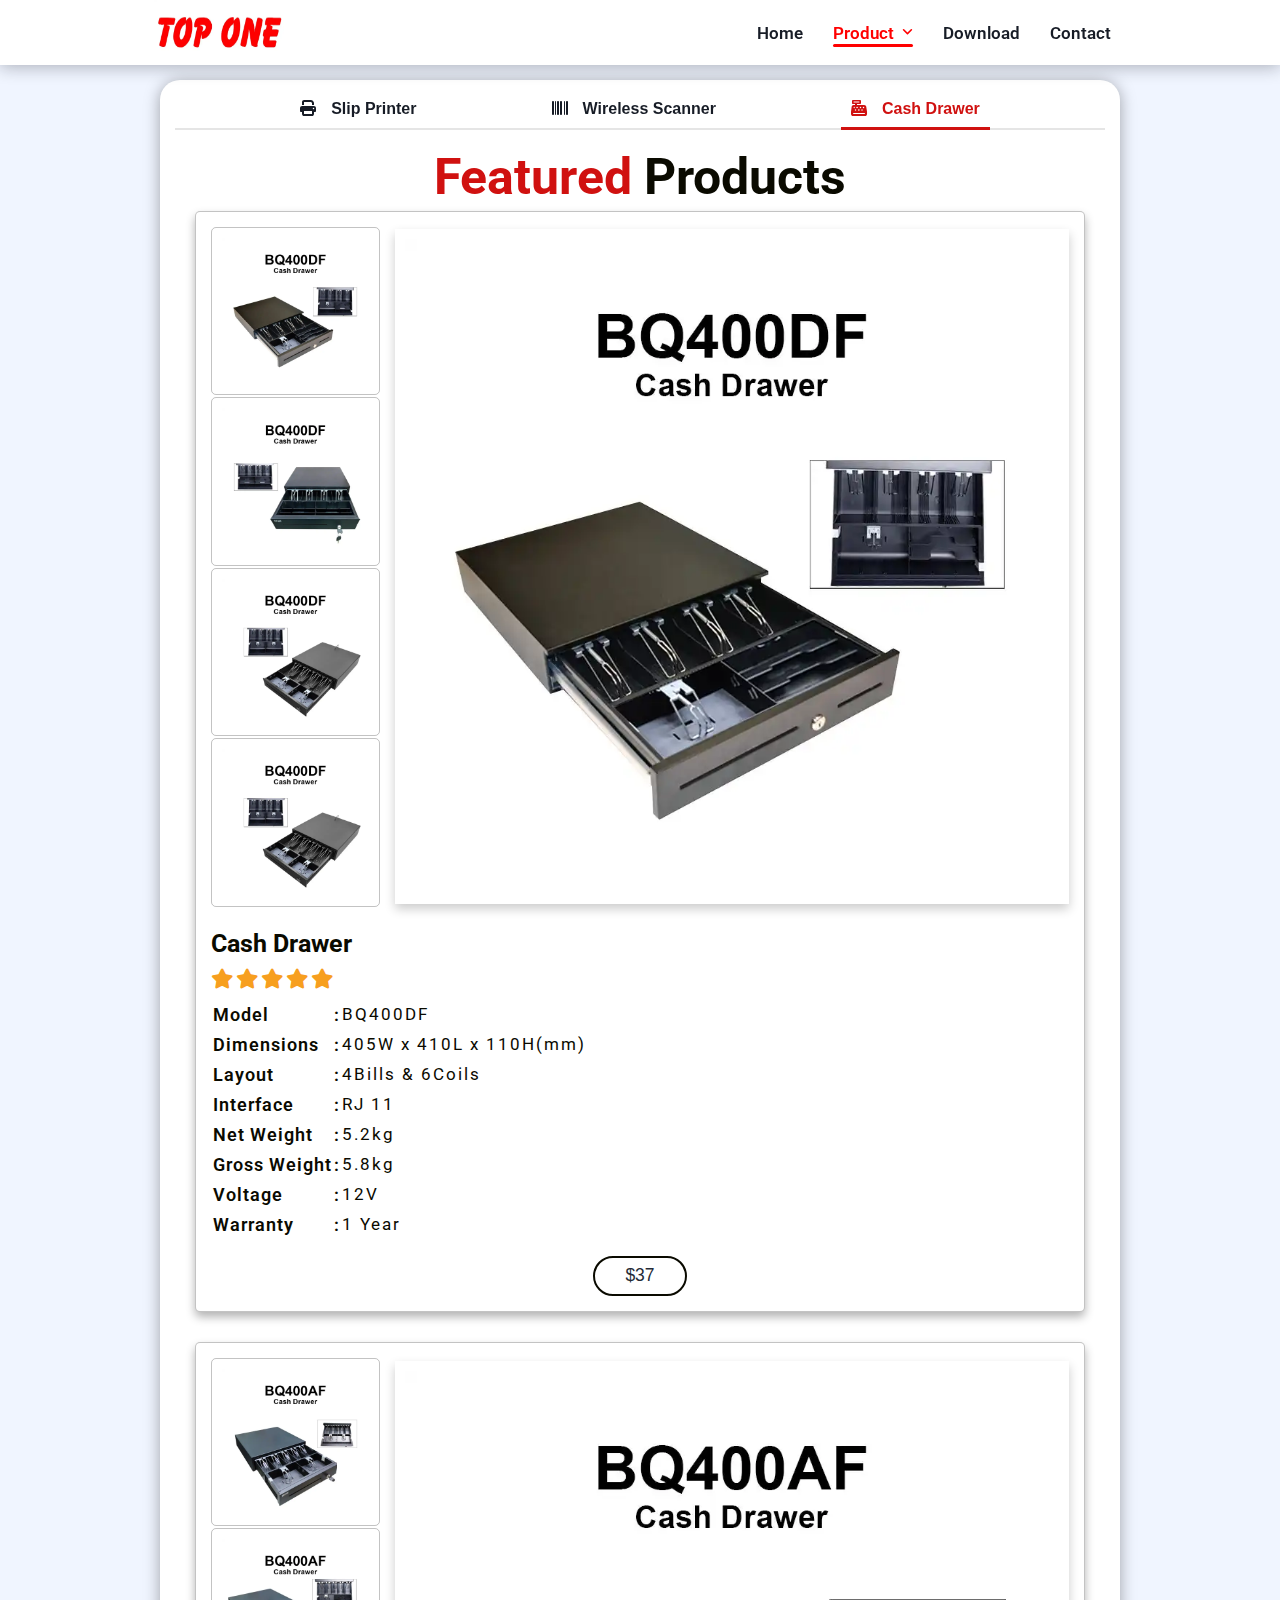
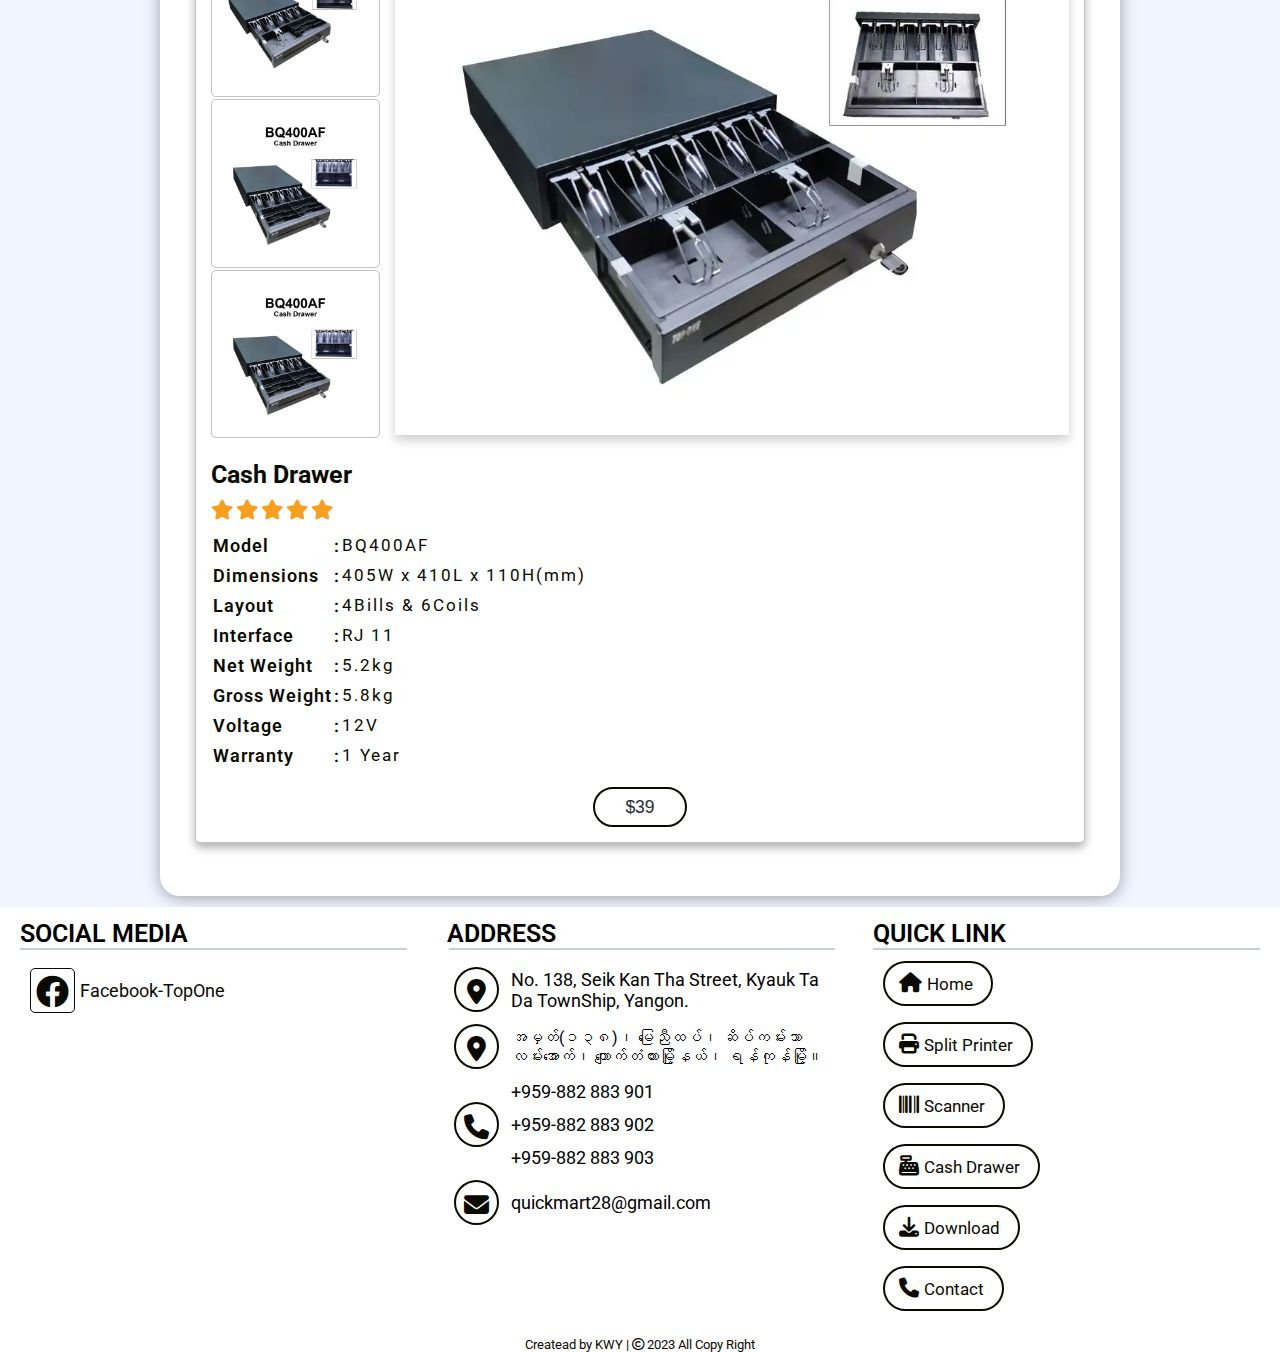
<file: product/cashdrawer.html>
<!DOCTYPE html>
<html lang="en">
  <head>
    <meta charset="UTF-8" />
    <meta http-equiv="X-UA-Compatible" content="IE=edge" />
    <meta name="viewport" content="width=device-width, initial-scale=1.0" />
    <title>Top One - Product Page - Slip Printer</title>
    <meta name="description" content="Top One တံဆိတ် ၏ Slip Printer အသေးစိတ်အချက်အလက်များ၊စျေးနုန်းများနှင့်ဓါတ်ပုံများကိုဝင်ရောက်ကြည့်ရှူနိုင်ပါသည်။">

    <!-- Google Fonts Links "Roboto" -->
    <link rel="preconnect" href="https://fonts.googleapis.com" />
    <link rel="preconnect" href="https://fonts.gstatic.com" crossorigin />
    <link
      href="https://fonts.googleapis.com/css2?family=Roboto:ital,wght@0,100;0,300;0,400;0,500;0,700;0,900;1,100;1,300;1,400;1,500;1,700;1,900&display=swap"
      rel="stylesheet"
    />
    <link rel="stylesheet" href="../fontawesome-6.2.0/css/all.css" />
    <link rel="stylesheet" href="../css/product.css" />

    <script src="../script/product.js" defer></script>
  </head>
  <body>
    <!-- it can use <nav> tag attribute instead of <div> attribute but <nav> has different version to support browser -->
    <!-- Primary Navigation Bar -->
    <header class="primary-navbar-header">
      <nav class="navbar container">
          <!-- NavaBar Data -->
          <div class="navbar-data">
              <!-- <a href="#" class="navbar-logo">
                  TopOne
              </a> -->
              <a href="#" class="navbar-logo">
                  <img src="../Top-One-Logo-50.webp" alt="">
              </a>
              <div class="navbar-toggle" id="navbar-toggle">
                  <i class="fa-solid fa-bars navbar-menu-btn-open" id="navbar-toggle"></i>
                  <i class="fa-solid fa-xmark navbar-menu-btn-close" id="navbar-toggle"></i>
              </div>
          </div>
          <!--The End of NavaBar Data -->

          <!-- Menu-Overlay -->
          <div class="menu-overlay" id="menu-overlay"></div>
          <!-- The End of Menu-Overlay -->

          <!-- Nav Menu -->
          <div class="navbar-menu" id="navbar-menu">
              <ul class="navbar-list">
                  <li>
                      <a href="../index.html" class="navbar-link">Home</a>
                  </li>
                  <li class="dropdown">
                      <a href="#" class="navbar-link currentPage" id="navbar-link-dropdown">
                          Product<i class="fa-solid fa-angle-down dropdown-arrow"></i>
                      </a>
                      <ul class="dropdown-menu">
                          <li>
                              <a href="splitprinter.html" class="dropdown-menu-item">
                                  <i class="fa-solid fa-print"></i>Slip<span>Printer</span>
                              </a>
                          </li>
                          <li>
                              <a href="scanner.html" class="dropdown-menu-item">
                                  <i class="fa-solid fa-barcode"></i>Wireless<span>Scanner</span>
                              </a>
                          </li>
                          <li>
                              <a href="cashdrawer.html" class="dropdown-menu-item currentPage">
                                  <i class="fa-solid fa-cash-register"></i>Cash<span>Drawer</span>
                              </a>
                          </li>
                      </ul>
                  </li>
                  <li>
                      <a href="../download.html" class="navbar-link">Download</a>
                  </li>
                  <li>
                      <a href="../contact.html" class="navbar-link">Contact</a>
                  </li>
              </ul>
          </div>
          <!-- The End of Nav Menu -->
      </nav>
    </header>
    <!-- The End of Primery Navigation Bar -->
    
    <main class="center">
      <!-- Modal Box -->
      <div class="modal-box-container">
        <!-- Modal -->
        <div class="modal" id="modal">
          <div class="modal-header">
            <div class="modal-title">Some Text</div>
            <button data-close-button class="modal-close-button">&times;</button>
          </div>
          <div class="modal-body">
            <div class="modal-body-text">
              ကုန်ပစ္စည်းများကိုဝယ်ယူလိုပါက<a href="../contact.html" class="modal-contact-link">Contact</a>စာမျက်နှာတွင်ဖုန်းနံပါတ်နှင့်တကွဝယ်ယူနိုင်သည့်နေရပ်လိပ်စာသို့ဆက်သွယ်ဝယ်ယူနိုင်ပါသည်။
            </div>
            <button data-close-button class="modal-body-button">
              Ok
            </button>
          </div>
        </div>
        <!-- The End of Modal -->
        <div id="modal-overlay"></div>
      </div>
      <!-- The End of Modal Box -->

      <!-- Tab Session -->
        <section class="tab-container">
            <div class="tab-box">
                <button class="tab"><a href="splitprinter.html"><i class="fa-solid fa-print tab-icon"></i>Slip Printer</a></button>
                <button class="tab"><a href="scanner.html"><i class="fa-solid fa-barcode tab-icon"></i>Wireless Scanner</a></button>
                <button class="tab active"><a href="cashdrawer.html"><i class="fa-solid fa-cash-register tab-icon"></i>Cash Drawer</a></button>
            </div>
        <!-- The Content Box -->
        <div class="content-box">

          <!-- Cash Drawer -->
          <div class="content">
            <!-- Product card session -->
            <div class="product-card-container">
              <div class="product-card-container-box">
                <h1 class="product-card-container-box-heading">
                  <span>featured</span> products
                </h1>

                <!-- Product Card - 07 (Cash Drawer) -->
                <div class="product-card">
                  <!-- Product Card Image -->
                  <div class="product-card-image">
                    <div class="product-card-image-small">
                      <img
                        src="../image-50/CashDrawer/CashDraw-BQ400DF-1.webp"
                        class="product-card-image-small-6"
                        alt="product-card-image-small-1"
                      />
                      <img
                        src="../image-50/CashDrawer/CashDraw-BQ400DF-2.webp"
                        class="product-card-image-small-6"
                        alt="product-card-image-small-2"
                      />
                      <img
                        src="../image-50/CashDrawer/CashDraw-BQ400DF-3.webp"
                        class="product-card-image-small-6"
                        alt="product-card-image-small-3"
                      />
                      <img
                        src="../image-50/CashDrawer/CashDraw-BQ400DF-3.webp"
                        class="product-card-image-small-6"
                        alt="product-card-image-small-4"
                      />
                      <!-- <img src="image/slipprinter.jpg" class="product-card-image-small-1" alt="product-card-image-small-3"> -->
                      <!-- <img src="image/slipprinternoinfo.jpg" class="product-card-image-small-1" alt="product-card-image-small-4"> -->
                    </div>
                    <div class="product-card-image-big">
                      <img
                        src="../image-50/CashDrawer/CashDraw-BQ400DF-1.webp"
                        class="product-card-image-big-6"
                        alt="product-card-image-big-1"
                      />
                    </div>
                    <!-- The End of Product Card Image  -->
                  </div>
                  <!-- The End of Product Card -->
                  <div class="product-card-content">
                    <h2>Cash Drawer</h2>
                    <div class="product-card-content-stars">
                      <i class="fa-solid fa-star"></i>
                      <i class="fa-solid fa-star"></i>
                      <i class="fa-solid fa-star"></i>
                      <i class="fa-solid fa-star"></i>
                      <i class="fa-solid fa-star"></i>
                    </div>
                    <table>
                      <tr>
                        <td class="product-card-content-text1">Model</td>
                        <td class="product-card-content-text2">:</td>
                        <td class="product-card-content-text3">BQ400DF</td>
                      </tr>
                      <tr>
                        <td class="product-card-content-text1">Dimensions</td>
                        <td class="product-card-content-text2">:</td>
                        <td class="product-card-content-text3">405W x 410L x 110H(mm)</td>
                      </tr>
                      <tr>
                        <td class="product-card-content-text1">Layout</td>
                        <td class="product-card-content-text2">:</td>
                        <td class="product-card-content-text3">4Bills & 6Coils</td>
                      </tr>
                      <tr>
                        <td class="product-card-content-text1">Interface</td>
                        <td class="product-card-content-text2">:</td>
                        <td class="product-card-content-text3">RJ 11</td>
                      </tr>
                      <tr>
                        <td class="product-card-content-text1">Net Weight</td>
                        <td class="product-card-content-text2">:</td>
                        <td class="product-card-content-text3">5.2kg</td>
                      </tr>
                      <tr>
                        <td class="product-card-content-text1">Gross Weight</td>
                        <td class="product-card-content-text2">:</td>
                        <td class="product-card-content-text3">5.8kg</td>
                      </tr>
                      <tr>
                        <td class="product-card-content-text1">Voltage</td>
                        <td class="product-card-content-text2">:</td>
                        <td class="product-card-content-text3">12V</td>
                      </tr>
                      <tr>
                        <td class="product-card-content-text1">Warranty</td>
                        <td class="product-card-content-text2">:</td>
                        <td class="product-card-content-text3">1 Year</td>
                      </tr>
                    </table>
                    <div class="product-card-price">
                      <button data-modal-target="#modal">
                        $37
                      </button>
                      <!-- <span>$120.99</span> -->
                    </div>
                  </div>
                  <!-- The Endo of Product Card Content -->
                </div>
                <!-- The End of Product Card - 07 (Cash Drawer) -->
                <!-- Product Card - 06 (Cash Drawer) -->
                <div class="product-card">
                  <!-- Product Card Image -->
                  <div class="product-card-image">
                    <div class="product-card-image-small">
                      <img
                        src="../image-50/CashDrawer/CashDraw-BQ400AF-1.webp"
                        class="product-card-image-small-7"
                        alt="product-card-image-small-1"
                      />
                      <img
                        src="../image-50/CashDrawer/CashDraw-BQ400AF-2.webp"
                        class="product-card-image-small-7"
                        alt="product-card-image-small-2"
                      />
                      <img
                        src="../image-50/CashDrawer/CashDraw-BQ400AF-3.webp"
                        class="product-card-image-small-7"
                        alt="product-card-image-small-3"
                      />
                      <img
                        src="../image-50/CashDrawer/CashDraw-BQ400AF-3.webp"
                        class="product-card-image-small-7"
                        alt="product-card-image-small-4"
                      />
                      <!-- <img src="image/slipprinter.jpg" class="product-card-image-small-1" alt="product-card-image-small-3"> -->
                      <!-- <img src="image/slipprinternoinfo.jpg" class="product-card-image-small-1" alt="product-card-image-small-4"> -->
                    </div>
                    <div class="product-card-image-big">
                      <img
                        src="../image-50/CashDrawer/CashDraw-BQ400AF-1.webp"
                        class="product-card-image-big-7"
                        alt="product-card-image-big-1"
                      />
                    </div>
                    <!-- The End of Product Card Image  -->
                  </div>
                  <!-- The Product Card Content -->
                  <div class="product-card-content">
                    <h2>Cash Drawer</h2>
                    <div class="product-card-content-stars">
                      <i class="fa-solid fa-star"></i>
                      <i class="fa-solid fa-star"></i>
                      <i class="fa-solid fa-star"></i>
                      <i class="fa-solid fa-star"></i>
                      <i class="fa-solid fa-star"></i>
                    </div>
                    <table>
                      <tr>
                        <td class="product-card-content-text1">Model</td>
                        <td class="product-card-content-text2">:</td>
                        <td class="product-card-content-text3">BQ400AF</td>
                      </tr>
                      <tr>
                        <td class="product-card-content-text1">Dimensions</td>
                        <td class="product-card-content-text2">:</td>
                        <td class="product-card-content-text3">405W x 410L x 110H(mm)</td>
                      </tr>
                      <tr>
                        <td class="product-card-content-text1">Layout</td>
                        <td class="product-card-content-text2">:</td>
                        <td class="product-card-content-text3">4Bills & 6Coils</td>
                      </tr>
                      <tr>
                        <td class="product-card-content-text1">Interface</td>
                        <td class="product-card-content-text2">:</td>
                        <td class="product-card-content-text3">RJ 11</td>
                      </tr>
                      <tr>
                        <td class="product-card-content-text1">Net Weight</td>
                        <td class="product-card-content-text2">:</td>
                        <td class="product-card-content-text3">5.2kg</td>
                      </tr>
                      <tr>
                        <td class="product-card-content-text1">Gross Weight</td>
                        <td class="product-card-content-text2">:</td>
                        <td class="product-card-content-text3">5.8kg</td>
                      </tr>
                      <tr>
                        <td class="product-card-content-text1">Voltage</td>
                        <td class="product-card-content-text2">:</td>
                        <td class="product-card-content-text3">12V</td>
                      </tr>
                      <tr>
                        <td class="product-card-content-text1">Warranty</td>
                        <td class="product-card-content-text2">:</td>
                        <td class="product-card-content-text3">1 Year</td>
                      </tr>
                    </table>
                    <div class="product-card-price">
                      <button data-modal-target="#modal">
                        $39
                      </button>
                    </div>
                  </div>
                  <!-- The End of Product Card Content -->
                </div>
                <!-- The End of Product Card - 06 (Cash Drawer)  -->
              </div>          
            </div>
            <!-- The End of Product Card Session -->
          </div>
          <!-- The End of Cash Drawer -->
        </div>
        <!-- The End of Content Box -->
      </section>
      <!-- The End of Tab Session -->

      <br />
    </main>
    <!-- Footer -->
    <footer>
      <!-- The Footer Container -->
      <div class="footer-container">
        <!-- The left side of the Footer -->
        <div class="footer-left footer-box">
          <h2>Social Media</h2>
          <div class="footer-content">
            <div class="footer-social">
              <div class="footer-social-link">
                <a href="https://www.facebook.com/quickmart2022?mibextid=ZbWKwL"><i class="fa-brands fa-facebook"></i></a>
                <a href="https://www.facebook.com/quickmart2022?mibextid=ZbWKwL"><span>Facebook-TopOne</span></a>
              </div>
            </div>
          </div>
        </div>
        <!-- The End of left side of the Footer -->

        <!-- The Center of the Footer -->
        <div class="footer-center footer-box">
          <h2>Address</h2>
          <table class="footer-content">
            <tr class="footer-place">
              <td><i class="fa-solid fa-location-dot"></i></td>
              <td>
                <span class="footer-text">
                  No. 138, Seik Kan Tha Street, Kyauk Ta Da TownShip, Yangon.
                </span>
              </td>
            </tr>
            <tr class="footer-place">
              <td><i class="fa-solid fa-location-dot"></i></td>
              <td>
                <span lang="my" class="footer-text-mm">
                  အမှတ်(၁၃၈)၊ မြေညီထပ်၊ ဆိပ်ကမ်းသာလမ်းအောက်၊ ကျောက်တံတားမြို့နယ်၊ ရန်ကုန်မြို့။
                </span>
              </td>
            </tr>
            <tr class="footer-phone">
              <td rowspan="3"><i class="fa-solid fa-phone"></i></td>
              <td><span class="footer-text">+959-882 883 901</span></td>
            </tr>
            <tr class="footer-phone">
              <td><span class="footer-text">+959-882 883 902</span></td>
            </tr>
            <tr class="footer-phone">
              <td><span class="footer-text">+959-882 883 903</span></td>
            </tr>
            <tr class="footer-email">
              <td><i class="fa-solid fa-envelope"></i></td>
              <td>
                <span class="footer-text">quickmart28@gmail.com</span>
              </td>
            </tr>
          </table>
        </div>
        <!-- The End of Center of the Footer -->

        <!-- The Right side of the Footer -->
        <div class="footer-right footer-box">
            <h2>Quick Link</h2>
            <div class="footer-content">
                <div class="footer-link">
                    <a href="../index.html">
                        <i class="fa-solid fa-house"></i>
                        <span>Home</span>
                    </a>
                </div>
                <div class="footer-link">
                    <a href="splitprinter.html">
                        <i class="fa-solid fa-print"></i>
                        <span>Split Printer</span>
                    </a>
                </div>
            </div>
  
            <div class="footer-content-1">
                <div class="footer-link">
                    <a href="scanner.html">
                        <i class="fa-solid fa-barcode"></i>
                        <span>Scanner</span>
                    </a>
                </div>
                <div class="footer-link">
                    <a href="cashdrawer.html">
                        <i class="fa-solid fa-cash-register"></i>
                        <span>Cash Drawer</span>
                    </a>
                </div>
            </div>
  
            <div class="footer-content-1">
                <div class="footer-link">
                    <a href="../download.html">
                        <i class="fa-solid fa-download"></i>
                        <span>Download</span>
                    </a>
                </div>
                <div class="footer-link">
                    <a href="../contact.html">
                        <i class="fa-solid fa-phone"></i>
                        <span>Contact</span>
                    </a>
                </div>
            </div>
        </div>
        <!-- The End Right side of the Footer -->
      </div>
      <!-- The End of Footer Container -->
      <div class="copy-right">
        <center>
          <span class="credit">Createad by KWY | </span>
          <i class="fa-regular fa-copyright"></i>
          <span>2023 All Copy Right</span>
        </center>
      </div>
    </footer>
    <!-- The End of Footer -->
  </body>
</html>
</file>
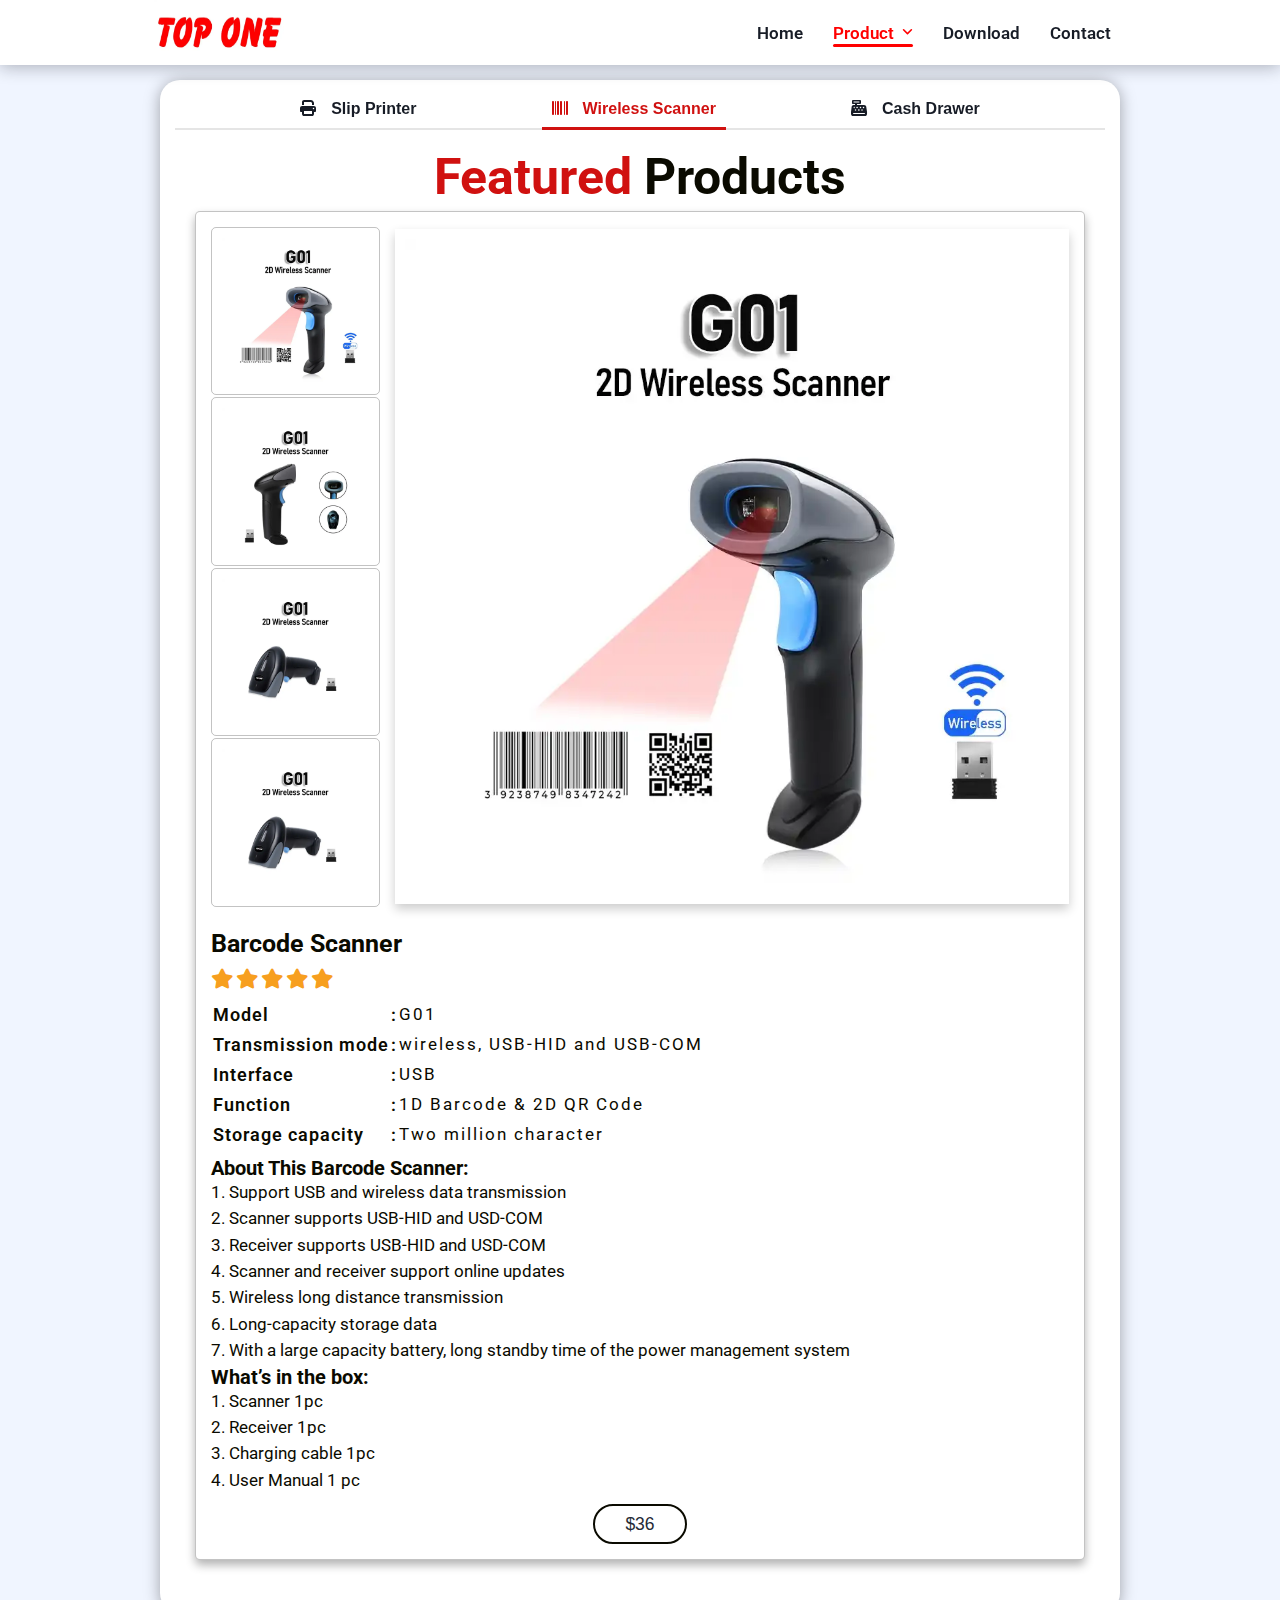
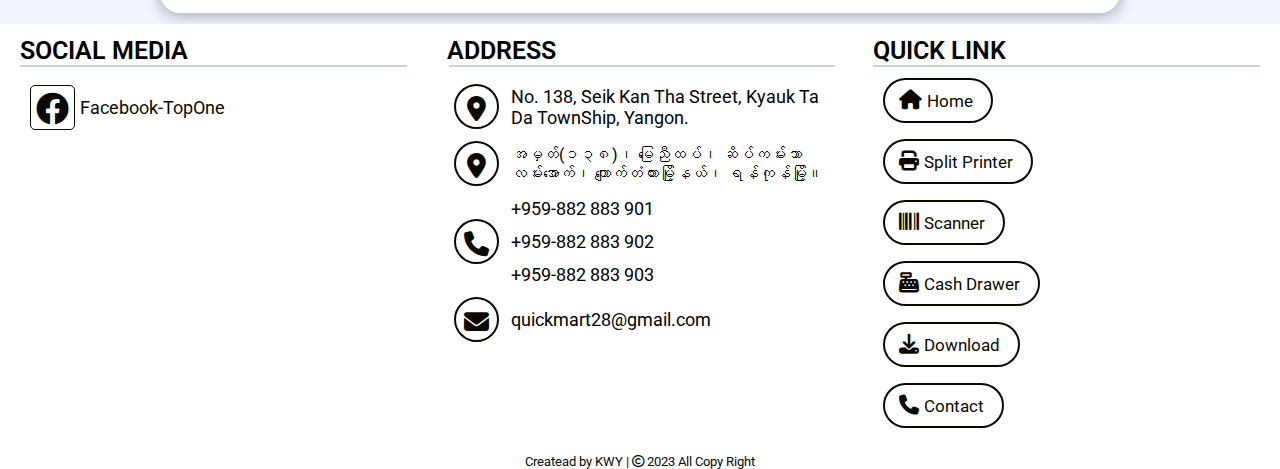
<file: product/scanner.html>
<!DOCTYPE html>
<html lang="en">
  <head>
    <meta charset="UTF-8" />
    <meta http-equiv="X-UA-Compatible" content="IE=edge" />
    <meta name="viewport" content="width=device-width, initial-scale=1.0" />
    <title>Top One - Product Page - Slip Printer</title>
    <meta name="description" content="Top One တံဆိတ် ၏ Slip Printer အသေးစိတ်အချက်အလက်များ၊စျေးနုန်းများနှင့်ဓါတ်ပုံများကိုဝင်ရောက်ကြည့်ရှူနိုင်ပါသည်။">

    <!-- Google Fonts Links "Roboto" -->
    <link rel="preconnect" href="https://fonts.googleapis.com" />
    <link rel="preconnect" href="https://fonts.gstatic.com" crossorigin />
    <link
      href="https://fonts.googleapis.com/css2?family=Roboto:ital,wght@0,100;0,300;0,400;0,500;0,700;0,900;1,100;1,300;1,400;1,500;1,700;1,900&display=swap"
      rel="stylesheet"
    />
    <link rel="stylesheet" href="../fontawesome-6.2.0/css/all.css" />
    <link rel="stylesheet" href="../css/product.css" />

    <script src="../script/product.js" defer></script>
  </head>
  <body>
    <!-- it can use <nav> tag attribute instead of <div> attribute but <nav> has different version to support browser -->
    <!-- Primary Navigation Bar -->
    <header class="primary-navbar-header">
      <nav class="navbar container">
          <!-- NavaBar Data -->
          <div class="navbar-data">
              <!-- <a href="#" class="navbar-logo">
                  TopOne
              </a> -->
              <a href="#" class="navbar-logo">
                  <img src="../Top-One-Logo-50.webp" alt="">
              </a>
              <div class="navbar-toggle" id="navbar-toggle">
                  <i class="fa-solid fa-bars navbar-menu-btn-open" id="navbar-toggle"></i>
                  <i class="fa-solid fa-xmark navbar-menu-btn-close" id="navbar-toggle"></i>
              </div>
          </div>
          <!--The End of NavaBar Data -->

          <!-- Menu-Overlay -->
          <div class="menu-overlay" id="menu-overlay"></div>
          <!-- The End of Menu-Overlay -->

          <!-- Nav Menu -->
          <div class="navbar-menu" id="navbar-menu">
              <ul class="navbar-list">
                  <li>
                      <a href="../index.html" class="navbar-link">Home</a>
                  </li>
                  <li class="dropdown">
                      <a href="#" class="navbar-link currentPage" id="navbar-link-dropdown">
                          Product<i class="fa-solid fa-angle-down dropdown-arrow"></i>
                      </a>
                      <ul class="dropdown-menu">
                          <li>
                              <a href="splitprinter.html" class="dropdown-menu-item">
                                  <i class="fa-solid fa-print"></i>Slip<span>Printer</span>
                              </a>
                          </li>
                          <li>
                              <a href="scanner.html" class="dropdown-menu-item currentPage">
                                  <i class="fa-solid fa-barcode"></i>Wireless<span>Scanner</span>
                              </a>
                          </li>
                          <li>
                              <a href="cashdrawer.html" class="dropdown-menu-item">
                                  <i class="fa-solid fa-cash-register"></i>Cash<span>Drawer</span>
                              </a>
                          </li>
                      </ul>
                  </li>
                  <li>
                      <a href="../download.html" class="navbar-link">Download</a>
                  </li>
                  <li>
                      <a href="../contact.html" class="navbar-link">Contact</a>
                  </li>
              </ul>
          </div>
          <!-- The End of Nav Menu -->
      </nav>
    </header>
    <!-- The End of Primery Navigation Bar -->
    
    <main class="center">
      <!-- Modal Box -->
      <div class="modal-box-container">
        <!-- Modal -->
        <div class="modal" id="modal">
          <div class="modal-header">
            <div class="modal-title">Some Text</div>
            <button data-close-button class="modal-close-button">&times;</button>
          </div>
          <div class="modal-body">
            <div class="modal-body-text">
              ကုန်ပစ္စည်းများကိုဝယ်ယူလိုပါက<a href="../contact.html" class="modal-contact-link">Contact</a>စာမျက်နှာတွင်ဖုန်းနံပါတ်နှင့်တကွဝယ်ယူနိုင်သည့်နေရပ်လိပ်စာသို့ဆက်သွယ်ဝယ်ယူနိုင်ပါသည်။
            </div>
            <button data-close-button class="modal-body-button">
              Ok
            </button>
          </div>
        </div>
        <!-- The End of Modal -->
        <div id="modal-overlay"></div>
      </div>
      <!-- The End of Modal Box -->

      <!-- Tab Session -->
      <section class="tab-container">
        <div class="tab-box">
          <button class="tab"><a href="splitprinter.html"><i class="fa-solid fa-print tab-icon"></i>Slip Printer</a></button>
          <button class="tab active"><a href="scanner.html"><i class="fa-solid fa-barcode tab-icon"></i>Wireless Scanner</a></button>
          <button class="tab"><a href="cashdrawer.html"><i class="fa-solid fa-cash-register tab-icon"></i>Cash Drawer</a></button>
        </div>
        <!-- The Content Box -->
        <div class="content-box">
          
          <!-- Wireless Scanner -->
          <div class="content active">
            <!-- Product card session -->
            <div class="product-card-container">
              <div class="product-card-container-box">
                <h1 class="product-card-container-box-heading">
                  <span>featured</span> products
                </h1>
                <!-- Product Card - 05 (Wireless Scanner)-->
                <div class="product-card">
                  <!-- Product Card Image -->
                  <div class="product-card-image">
                    <div class="product-card-image-small">
                      <img
                        src="../image-50/Scanner-50/Scanner-G01-1-50.webp"
                        class="product-card-image-small-5"
                        alt="product-card-image-small-1"
                      />
                      <img
                        src="../image-50/Scanner-50/Scanner-G01-2-50.webp"
                        class="product-card-image-small-5"
                        alt="product-card-image-small-2"
                      />
                      <img
                        src="../image-50/Scanner-50/Scanner-G01-3-50.webp"
                        class="product-card-image-small-5"
                        alt="product-card-image-small-3"
                      />
                      <img
                        src="../image-50/Scanner-50/Scanner-G01-3-50.webp"
                        class="product-card-image-small-5"
                        alt="product-card-image-small-4"
                      />
                      <!-- <img src="image/slipprinter.jpg" class="product-card-image-small-1" alt="product-card-image-small-3"> -->
                      <!-- <img src="image/slipprinternoinfo.jpg" class="product-card-image-small-1" alt="product-card-image-small-4"> -->
                    </div>
                    <div class="product-card-image-big">
                      <img
                        src="../image-50/Scanner-50/Scanner-G01-1-50.webp"
                        class="product-card-image-big-5"
                        alt="product-card-image-big-1"
                      />
                    </div>
                    <!-- The End of Product Card Image  -->
                  </div>
                  <!-- The Product Card Content -->
                  <div class="product-card-content">
                    <h2>Barcode Scanner</h2>
                    <div class="product-card-content-stars">
                      <i class="fa-solid fa-star"></i>
                      <i class="fa-solid fa-star"></i>
                      <i class="fa-solid fa-star"></i>
                      <i class="fa-solid fa-star"></i>
                      <i class="fa-solid fa-star"></i>
                    </div>
                    <table>
                      <tr>
                        <td class="product-card-content-text1">Model</td>
                        <td class="product-card-content-text2">:</td>
                        <td class="product-card-content-text3">G01</td>
                      </tr>
                      <tr>
                        <td class="product-card-content-text1">Transmission mode</td>
                        <td class="product-card-content-text2">:</td>
                        <td class="product-card-content-text3">wireless, USB-HID and USB-COM</td>
                      </tr>
                      <tr>
                        <td class="product-card-content-text1">Interface</td>
                        <td class="product-card-content-text2">:</td>
                        <td class="product-card-content-text3">
                          USB
                        </td>
                      </tr>
                      <tr>
                        <td class="product-card-content-text1">Function</td>
                        <td class="product-card-content-text2">:</td>
                        <td class="product-card-content-text3">1D Barcode  & 2D QR Code </td>
                      </tr>
                      <tr>
                        <td class="product-card-content-text1">Storage capacity</td>
                        <td class="product-card-content-text2">:</td>
                        <td class="product-card-content-text3">Two million character</td>
                      </tr>
                    </table>
                    <div class="product-card-about">
                      <h3>About This Barcode Scanner:</h3>
                      <ol>
                        <li>
                          Support USB and wireless data transmission 
                        </li>
                        <li>
                          Scanner supports USB-HID and USD-COM
                        </li>
                        <li>
                          Receiver supports USB-HID and USD-COM
                        </li>
                        <li>
                          Scanner and receiver support online updates
                        </li>
                        <li>
                          Wireless long distance transmission 
                        </li>
                        <li>
                          Long-capacity storage data
                        </li>
                        <li>
                          With a large capacity battery, long standby time of the power management system
                        </li>
                      </ol>
                    </div>
                    <div class="product-card-about">
                      <h3>What’s in the box:</h3>
                      <ol>
                        <li>
                          Scanner 1pc
                        </li>
                        <li>
                          Receiver 1pc
                        </li>
                        <li>
                          Charging cable 1pc
                        </li>
                        <li>
                          User Manual 1 pc
                        </li>
                      </ol>
                    </div>
                    <div class="product-card-price">
                      <button data-modal-target="#modal">
                        $36
                      </button>
                    </div>
                  </div>
                  <!-- The End of Product Card Content -->
                </div>
                <!-- The End of Product Card - 05 (Wireless Scanner) -->

              </div>
            </div>
            <!-- The End of Product Card Session -->
          </div>
          <!-- The End of Wireless Scanner -->

        </div>
        <!-- The End of Content Box -->
      </section>
      <!-- The End of Tab Session -->

      <br />
    </main>
    <!-- Footer -->
    <footer>
      <!-- The Footer Container -->
      <div class="footer-container">
        <!-- The left side of the Footer -->
        <div class="footer-left footer-box">
          <h2>Social Media</h2>
          <div class="footer-content">
            <div class="footer-social">
              <div class="footer-social-link">
                <a href="https://www.facebook.com/quickmart2022?mibextid=ZbWKwL"><i class="fa-brands fa-facebook"></i></a>
                <a href="https://www.facebook.com/quickmart2022?mibextid=ZbWKwL"><span>Facebook-TopOne</span></a>
              </div>
            </div>
          </div>
        </div>
        <!-- The End of left side of the Footer -->

        <!-- The Center of the Footer -->
        <div class="footer-center footer-box">
          <h2>Address</h2>
          <table class="footer-content">
            <tr class="footer-place">
              <td><i class="fa-solid fa-location-dot"></i></td>
              <td>
                <span class="footer-text">
                  No. 138, Seik Kan Tha Street, Kyauk Ta Da TownShip, Yangon.
                </span>
              </td>
            </tr>
            <tr class="footer-place">
              <td><i class="fa-solid fa-location-dot"></i></td>
              <td>
                <span lang="my" class="footer-text-mm">
                  အမှတ်(၁၃၈)၊ မြေညီထပ်၊ ဆိပ်ကမ်းသာလမ်းအောက်၊ ကျောက်တံတားမြို့နယ်၊ ရန်ကုန်မြို့။
                </span>
              </td>
            </tr>
            <tr class="footer-phone">
              <td rowspan="3"><i class="fa-solid fa-phone"></i></td>
              <td><span class="footer-text">+959-882 883 901</span></td>
            </tr>
            <tr class="footer-phone">
              <td><span class="footer-text">+959-882 883 902</span></td>
            </tr>
            <tr class="footer-phone">
              <td><span class="footer-text">+959-882 883 903</span></td>
            </tr>
            <tr class="footer-email">
              <td><i class="fa-solid fa-envelope"></i></td>
              <td>
                <span class="footer-text">quickmart28@gmail.com</span>
              </td>
            </tr>
          </table>
        </div>
        <!-- The End of Center of the Footer -->

        <!-- The Right side of the Footer -->
        <div class="footer-right footer-box">
            <h2>Quick Link</h2>
            <div class="footer-content">
                <div class="footer-link">
                    <a href="../index.html">
                        <i class="fa-solid fa-house"></i>
                        <span>Home</span>
                    </a>
                </div>
                <div class="footer-link">
                    <a href="splitprinter.html">
                        <i class="fa-solid fa-print"></i>
                        <span>Split Printer</span>
                    </a>
                </div>
            </div>
  
            <div class="footer-content-1">
                <div class="footer-link">
                    <a href="scanner.html">
                        <i class="fa-solid fa-barcode"></i>
                        <span>Scanner</span>
                    </a>
                </div>
                <div class="footer-link">
                    <a href="cashdrawer.html">
                        <i class="fa-solid fa-cash-register"></i>
                        <span>Cash Drawer</span>
                    </a>
                </div>
            </div>
  
            <div class="footer-content-1">
                <div class="footer-link">
                    <a href="../download.html">
                        <i class="fa-solid fa-download"></i>
                        <span>Download</span>
                    </a>
                </div>
                <div class="footer-link">
                    <a href="../contact.html">
                        <i class="fa-solid fa-phone"></i>
                        <span>Contact</span>
                    </a>
                </div>
            </div>
        </div>
        <!-- The End Right side of the Footer -->
      </div>
      <!-- The End of Footer Container -->
      <div class="copy-right">
        <center>
          <span class="credit">Createad by KWY | </span>
          <i class="fa-regular fa-copyright"></i>
          <span>2023 All Copy Right</span>
        </center>
      </div>
    </footer>
    <!-- The End of Footer -->
  </body>
</html>
</file>
<file: css/index.css>
:root {
  --red: #d01110;
  --light-red: #e82f2f;
  --celadon: #a8bbb0;
  --light-celadon: #c6d2cb;
  --lighter-celadon: #d4ddd8;
  --background: #ebe8e0;
  --blacktext: #0a0a00;
  --whitetext: #ffffff;
  --contentbackground: #d7d6d6;
  /* #f3f3f3 grey color */
  --grey: #f3f3f3;

  --white-color: #f2f2f2;
  --red-color: hsl(0, 100%, 50%);
  --red-color-hover: hsla(0, 100%, 70%);
  --black-color: #222222;
  --background: #ebe8e0;
  /* Colors */
  --black-color-normal: hsl(220, 24%, 12%);
  --black-color-light: hsl(220, 24%, 15%);
  --black-color-ligher: hsl(220, 17%, 18%);
  --white-color-normal: hsl(0, 0%, 100%);
  --white-color-light: hsl(0, 0%, 90%);
  /* --body-color: hsl(0, 0%, 95%); */
  --body-color: hsl(220, 100%, 97%);
  /* --box-shadow: 0px 2px 5px 0px rgba(0,0,0,0.2) */
  

  /* Font and typography */
  --body-font: 'Roboto', sans-serif;
  --font-regular: 400;
  --font-semi-bold: 600;
  --normal-font-size: 0.938rem;
}

* {
  margin: 0px;
  padding: 0px;
  box-sizing: border-box;
}

html{
  font-size: 62.5%;
}

body {
  background-color: var(--body-color);
  font-family: "Roboto", sans-serif;
}

ul{
  list-style: none;
}

a{
  text-decoration: none;
}

/* KeyFrame for Animation */
@keyframes movingfromright{
  from {
    transform: translateX(50px);
    opacity: 0;
  }
  to {
    transform: translateX(0px);
    opacity: 1;
  }
}
@keyframes movingfromleft {
  from {
    transform: translateX(-50px);
    opacity: 0;
  }
  to {
    transform: translateX(0px);
    opacity: 1;
  }
}
@keyframes movingfromtop{
  from {
    transform: translateY(50px);
    opacity: 0;
  }
  to {
    transform: translateY(0px);
    opacity: 1;
  }
}
@keyframes movingfromdown {
  from {
    transform: translateY(-50px);
    opacity: 0;
  }
  to {
    transform: translateY(0px);
    opacity: 1;
  }
}
@keyframes pulse {
  0%{
    background-color: rgba(255, 255, 255, 0);
  }
  50%{
    background-color: rgba(255, 255, 255, 0.2);
  }
  100%{
    background-color: rgba(255, 255, 255, 0);
  }
}
@keyframes pre-loading {
  0%{
    background-color: hsl(0, 0%, 50%);
  }
  100%{
    background-color: hsl(0, 0%, 75%);
  }
}
/* The End of KeyFrame for animation */

/* Navigation Bar */
.primary-navbar-header{
  position: fixed;
  top: 0;
  left: 0;
  width: 100%;
  background-color: var(--white-color-normal);
  box-shadow: 0 2px 16px hsla(220, 32%, 8%, 0.3);
  z-index: 100;
}
.primary-navbar-header .navbar{
  height: 5.5em;
}
.primary-navbar-header .container{
  margin-inline: 12%;
}
.primary-navbar-header .navbar > .navbar-data{
  height: 100%;
  display: flex;
  justify-content: space-between;
  align-items: center;
}
.primary-navbar-header .navbar > .navbar-data .navbar-logo > img{
  width: 110px;
  height: 5.5em;
  animation: movingfromleft 500ms ease-in-out;
}
.primary-navbar-header .navbar > .navbar-data .navbar-toggle{
  position: relative;
  width: 32px;
  height: 32px;
  animation: movingfromright 500ms ease-in-out;
}
.primary-navbar-header .navbar > .navbar-data .navbar-toggle .navbar-menu-btn-open,
.primary-navbar-header .navbar > .navbar-data .navbar-toggle .navbar-menu-btn-close{
  color: var(--black-color-normal);
  position: absolute;
  width: max-content;
  height: max-content;
  inset: 0;
  margin: auto;
  font-size: 2.5rem;
  cursor: pointer;
  transition: opacity 200ms, transform 400ms;
}
.primary-navbar-header .navbar > .navbar-data .navbar-toggle .navbar-menu-btn-close{
  opacity: 0;
}
.primary-navbar-header .navbar > .navbar-menu{
  z-index: 100;
}

/* Navbar Menu */
@media screen and (max-width: 768px) { 
  .primary-navbar-header .navbar > .navbar-menu{
      position: absolute;
      left: 0;
      top: 5.5em;
      width: 100%;
      transform: translateY(-55px);
      background-color: red;
      overflow: auto;
      pointer-events: none;
      opacity: 0;
      transition: top 500ms ease-in-out, opacity 500ms ease-in-out, transform 650ms ease-in-out;
  }
  .primary-navbar-header .navbar > .navbar-menu.active{
      transform: translateY(0px);
  }
  .primary-navbar-header .navbar > .navbar-menu::-webkit-scrollbar{
      width: 0;
  }
  .primary-navbar-header .navbar > .navbar-menu .navbar-list{
      background-color: var(--white-color-normal);
  }
  .primary-navbar-header .navbar > .navbar-menu .navbar-list .navbar-link{
      margin-inline: 1.25rem;
  }
}
.primary-navbar-header .navbar > .navbar-menu .navbar-list .navbar-link{
  color: var(--black-color-normal);
  background-color: var(--white-color-normal);
  font-size: 1.7rem;
  font-weight: var(--font-semi-bold);
  padding: 1.5rem 0rem;
  display: flex;
  justify-content: space-between;
  align-items: center;
  transition: background-color 650ms ease-in-out;
}

/* Current Page and High Light Line */
.primary-navbar-header .navbar > .navbar-menu .navbar-list > li{
  position: relative;
  margin: 0rem 1.5rem;
}
.primary-navbar-header .navbar > .navbar-menu .navbar-list .navbar-link.currentPage{
  color: var(--red-color);
}
.primary-navbar-header .navbar > .navbar-menu .navbar-list .navbar-link.currentPage::after {
  background-color: var(--red-color);
  width: 100%;
}
/* The End of Current Page and High Light Line */

/* Show Menu & Show Icon to close and open the navbar */
.primary-navbar-header .navbar > .navbar-menu.show-menu{
  opacity: 1;
  top: 5.5rem;
  pointer-events: initial;
}
.primary-navbar-header .navbar > .navbar-data .navbar-toggle.show-icon .navbar-menu-btn-open{
  opacity: 0;
  transform: rotate(90deg);
}
.primary-navbar-header .navbar > .navbar-data .navbar-toggle.show-icon .navbar-menu-btn-close{
  opacity: 1;
  transform: rotate(90deg);
}
/* The End of Show Menu & Show Icon to close and open the navbar */

/* Menu-Overlay */
.primary-navbar-header .navbar > .menu-overlay{
position: fixed;
z-index: 99;
background-color: transparent;
left:0;
bottom:0;
height: 80%;
width: 100%;
visibility: hidden;
  opacity: 0;
  transition: visibility 200ms ease-in-out, opacity 1000ms ease-in-out;
}
.primary-navbar-header .navbar > .menu-overlay.active{
  visibility: visible;
  opacity: 1;
}
/* The End of Menu-Overlay */

/* Dropdown */
.primary-navbar-header .navbar > .navbar-menu .navbar-list .dropdown{
  cursor: pointer;
}
.primary-navbar-header .navbar > .navbar-menu .navbar-list .dropdown .dropdown-arrow{
  font-size: 1.25rem;
  pointer-events: none;
  transition: transform 650ms ease-in-out;
}
.primary-navbar-header .navbar > .navbar-menu .navbar-list .dropdown.active .dropdown-arrow{
  transform: rotate(180deg);
}
.primary-navbar-header .navbar > .navbar-menu .navbar-list .dropdown > .dropdown-menu{
  max-height: 0;
  overflow: hidden;
  transition: max-height 450ms ease-in-out;
}
.primary-navbar-header .navbar > .navbar-menu .navbar-list .dropdown.active > .dropdown-menu{
  max-height: 1000px;
  transition: max-height 450ms ease-in-out;
}
.primary-navbar-header .navbar > .navbar-menu .navbar-list .dropdown > .dropdown-menu .dropdown-menu-item{
  color: var(--black-color-normal);
  background-color: var(--white-color-normal);
  padding: 1.25rem 1.25rem 1.25rem 2.5rem;
  display: flex;
  align-items: center;
  column-gap: 0.75em;
  font-size: 1.35rem;
  font-weight: var(--font-semi-bold);
  transition: background-color 300ms ease-in-out;
  border-bottom: 1px solid rgb(0, 0, 0, 0.1);
}   
/* The End of dropdown */

/* The End of Navbar Menu */

/* Responsive for small devices */
@media screen and (min-width: 768px) {
  .primary-navbar-header .navbar{
      height: 6.5em;
      display: flex;
      justify-content: space-between;
  }
  .primary-navbar-header .navbar > .navbar-data .navbar-logo > img{
      width: 130px;
      height: 6.5em;
      animation: movingfromleft 500ms ease-in-out;
  }
  .primary-navbar-header .navbar > .navbar-data .navbar-toggle{
      display: none;
  }
  .primary-navbar-header .navbar > .navbar-menu .navbar-list{
      height: 100%;
      display: flex;
      animation: movingfromright 500ms ease-in-out;
      /* column-gap: 3em; */
  }
  .primary-navbar-header .navbar > .navbar-menu .navbar-list .navbar-link{
      height: 100%;
      padding: 0;
      justify-content: initial;
      column-gap: 0.5em;
  }
  /* Current Page and High Light Line */
  .primary-navbar-header .navbar > .navbar-menu .navbar-list .navbar-link::after {
      content: '';
      position: absolute;
      left: 0px;
      bottom: 1.05em;
      background-color: var(--black-color);
      border-radius: 10px;
      width: 0%;
      height: 3px;
      transition-property: width, background-color;
      transition-duration: 300ms;
      transition-timing-function: ease-in-out;
  }
  .primary-navbar-header .navbar > .navbar-menu .navbar-list .navbar-link:hover::after {
      width: 100%;
  }
  /* The End of Current Page and High Light Line */

  /* Drop Down for large screen size */
  .primary-navbar-header .navbar > .navbar-menu .navbar-list .dropdown{
      /* pointer-events: all; */
      position: relative;
  }
  .primary-navbar-header .navbar > .navbar-menu .navbar-list .dropdown:hover .dropdown-arrow{
      transform: rotate(180deg);
  }
  .primary-navbar-header .navbar > .navbar-menu .navbar-list .dropdown > .dropdown-menu{
      max-height: initial;
      overflow: initial;
      position: absolute;
      left: 0;
      top: 9em;
      opacity: 0;
      pointer-events: none;
      transition: opacity 300ms ease-in-out, top 300ms ease-in-out;
  }
   .primary-navbar-header .navbar > .navbar-menu .navbar-list .dropdown:hover > .dropdown-menu{
      opacity: 1;
      top: 6.5em;
      pointer-events: initial;
      transition: top 300ms ease-in-out;
  }
  .primary-navbar-header .navbar > .navbar-menu .navbar-list .dropdown > .dropdown-menu .dropdown-menu-item{
      padding-inline: 1rem 1.5rem;
  }
  .primary-navbar-header .navbar > .navbar-menu .navbar-list .dropdown > .dropdown-menu .dropdown-menu-item:hover{
      background-color: var(--white-color-light);
  }
  /* The End of Drop Down for Large Screen Size */
}
/* The End of Responsive for small devices */

/* The End of Navigation Bar */

/* Center the body */
.center {
  margin: 0px auto;
  padding-top: 8em;
  width: 75%;
}

/* Main Slide Show / Image Slider (Advertisment) */
.main-image-container {
  margin-top: 1rem;
  width: 100%;
  height: 400px;
  /* background-color: var(--red); */
  box-shadow: 0 2px 5px rgba(0, 0, 0, 0.2);
}
.main-image-wrapper,
.main-image-slide {
  position: relative;
  width: 100%;
  height: 100%;
}

/* blurred-image for main-image-advertisement*/
.main-image-wrapper .blurred-image{
  width: 100%;
  height: 100%;
  background-size: cover;
  background-position: center;
}
.main-image-wrapper .blurred-image::before{
  content: "";
  position: absolute;
  inset: 0;
  animation: pulse 2000ms infinite;
}
.main-image-wrapper .blurred-image.loaded::before{
  content: none;
}
.main-image-wrapper .blurred-image.loaded > .image{
  opacity: 1;
}
.main-image-wrapper .blurred-image > .image{
  opacity: 0;
  transition: opacity 200ms ease-in-out;
} 
/* The end of blurred-image for main-image-advertisement*/

.main-image-slide::before {
  content: "";
  position: absolute;
  width: 100%;
  height: 100%;
  z-index: 1;
}
.main-image-wrapper .main-image-slide picture .image {
  display: block;
  width: 100%;
  height: 100%;
  object-fit: fill;
}
.main-image-wrapper .main-image-slide .image-data {
  position: absolute;
  top: 50%;
  left: 50%;
  transform: translate(-50%, -50%);
  text-align: center;
  width: 100%;
  z-index: 2;
}
.main-image-wrapper .main-image-slide .image-data .button {
  font-size: 1.5rem;
  font-weight: 500;
  /* bottom: 10em; */
  display: inline-block;
  /* position: relative; */
  padding: 1rem 2rem;
  color: var(--blacktext);
  background-color: transparent;
  border: 2px solid var(--blacktext);
  border-radius: 2.5em;
  text-decoration: none;
  /* margin: 1em 0em 0em 0em; */
  transform: translateX(60px);
  transition-property: color, background-color, transform;
  transition-duration: 300ms;
  transition-timing-function: ease-in-out;
  visibility: hidden;
}
.main-image-wrapper .main-image-slide:hover .image-data .button {
  transform: translateX(0px);
  visibility: visible;
}
.main-image-wrapper .main-image-slide .image-data .button:hover {
  color: var(--red);
  background-color: var(--black-color-ligher);
}
/* Image Hero Section Swiper Button (Advertisment) */
.main-image-container .main-image-btn {
  width: 44px;
  height: 44px;
  color: var(--black-color-normal);
  border-radius: 50%;
  background-color: transparent;
  transition: color 400ms ease-in-out;
}
.main-image-container .main-image-btn:hover {
  color: var(--red-color);
}
.main-image-container .main-image-btn::before,
.main-image-container .main-image-btn::after {
  font-size: 3.5em;
  /* background-color: var(--blacktext); */
}
/* The End of Image Hero Section Swiper Button (Advertisment) */

/* Auto Play Progress */
.autoplay-progress {
  position: absolute;
  right: 16px;
  bottom: 16px;
  z-index: 10;
  width: 48px;
  height: 48px;
  display: flex;
  align-items: center;
  justify-content: center;
  font-weight: bold;
  color: var(--whitetext);
  visibility: visible;
}
.autoplay-progress svg {
  --progress: 0;
  position: absolute;
  left: 0;
  top: 0px;
  z-index: 10;
  width: 100%;
  height: 100%;
  stroke-width: 4px;
  stroke: var(--whitetext);
  fill: none;
  stroke-dashoffset: calc(125.6 * (1 - var(--progress)));
  stroke-dasharray: 125.6;
  transform: rotate(-90deg);
  visibility: visible;
}
/* The End of Auto Play Progress */
/* The End of Main Slide Show / Image Slider (Advertisment)*/

/* Brand Products Slider/ Slide show */
.brand-slide-container {
  margin-top: 2rem;
  display: flex;
  align-items: center;
  justify-content: center;
}
.brand-slide-container .slide-container {
  width: 100%;
  background-color: var(--body-color);
  border-radius: 10px;
}
.brand-slide-container .slide-container .slide-name {
  font-size: 3rem;
  font-weight: 650;
  color: var(--blacktext);
  text-align: center;
}
.brand-slide-container .slide-container .slide-content {
  padding: 1.4rem 2rem;
  margin: 0rem 2rem 1.4rem 2rem;
  background-color: var(--body-color);
  overflow: hidden;
  border-radius: 25px;
}
.brand-slide-container .slide-container .slide-content .card-wrapper .card {
  border-radius: 25px;
  box-shadow: 0px 2px 5px 0px rgb(0, 0, 0, 0.2);
  background-image: linear-gradient(
    to top,
    var(--white-color-light),
    var(--contentbackground)
  );
}
.brand-slide-container .slide-container .slide-content .card-wrapper .card .image-content,
.brand-slide-container .slide-container .slide-content .card-wrapper .card .card-content {
  display: flex;
  flex-direction: column;
  align-items: center;
  /* align-self: normal; */
}
.brand-slide-container .slide-container .slide-content .card-wrapper .card .image-content {
  position: relative;
}

.brand-slide-container .slide-container .slide-content .card-wrapper .card .image-content .card-image {
  position: relative;
  display: block;
  background-color: var(--white-color-normal);
}

/* blurred-image for brand-products*/
.brand-slide-container .slide-container .slide-content .card-wrapper .card .image-content .blurred-image{
  width: 100%;
  height: 100%;
  background-size: cover;
  background-position: center;
  border-radius: 25px 25px 0px 0px;
}
.brand-slide-container .slide-container .slide-content .card-wrapper .card .image-content .blurred-image::before{
  content: "";
  position: absolute;
  inset: 0;
  animation: pulse 2000ms infinite;
  /* background-color: red; */
}
.brand-slide-container .slide-container .slide-content .card-wrapper .card .image-content .blurred-image.loaded::before{
  content: none;
}
.brand-slide-container .slide-container .slide-content .card-wrapper .card .image-content .blurred-image.loaded > .card-img{
  opacity: 1;
}
.brand-slide-container .slide-container .slide-content .card-wrapper .card .image-content .blurred-image > .card-img{
  opacity: 0;
  transition: opacity 200ms ease-in-out;
} 
/* The end of blurred-image for brand-products*/

.brand-slide-container .slide-container .slide-content .card-wrapper .card .image-content .card-image .card-img {
  display: block;
  width: 100%;
  /* it needs to change the height due to the media query for large screen size */
  max-height: 350px;
  aspect-ratio: 1/1; /* "aspect-ratio" can be used but sometime it can't be support in some browser especially outdated browser */
  object-position: center;
  object-fit: cover;
  border-radius: 25px 25px 0px 0px;
}
.brand-slide-container .slide-container .slide-content .card-wrapper .card .card-content{
  padding-top: 1rem;
  height: 235px;
  justify-content: space-between;
}
.brand-slide-container .slide-container .slide-content .card-wrapper .card .card-content .card-name {
  font-size: 2rem;
  font-weight: 500;
  height: 30px;
  color: var(--black-color-normal);
  text-align: center;
}
 .brand-slide-container .slide-container .slide-content .card-wrapper .card .card-content .card-description {
  font-size: 1.6rem;
  font-weight: 400;
  color: var(--black-color-normal);
  text-align: center;
}
.brand-slide-container .slide-container .slide-content .card-wrapper .card .card-content .text-spacing{
  line-height: 2;
}
.brand-slide-container .slide-container .slide-content .card-wrapper .card .card-content .card-button {
  font-size: 1rem;
  border: 1px solid transparent;
  padding: 0.65em 0em;
  margin: 1em 0em 1em 0em;
  background-color: var(--white-color-normal);
  border-radius: 0.25em;
  cursor: pointer;
  transition: background-color 500ms ease-in-out;
}
.brand-slide-container .slide-container .slide-content .card-wrapper .card .card-content .card-button a{
  font-size: 1.6rem;
  font-weight: 500;
  padding: 0.9rem 1em;
  color: var(--blacktext);
  text-decoration: none;
  transition-property: color;
  transition-duration: 500ms;
  transition-timing-function: ease-in-out;
}
.brand-slide-container .slide-container .slide-content .card-wrapper .card .card-content .card-button:hover {
  border: 1px solid var(--black-color-ligher);
  background-color: var(--red-color);
}
.brand-slide-container .slide-container .slide-content .card-wrapper .card .card-content .card-button a:hover{
  color: var(--black-color);
}

/* Brand Product Slide  Swiper Button */
.brand-slide-container .slide-container .brand-product-card-slider {
  height: 43.4px;
  width: 43.4px;
  color: var(--black-color);
  transition: color 400ms ease-in-out;
}
.brand-slide-container .slide-container .brand-product-card-slider:hover {
  color: var(--red-color);
}
.brand-slide-container .slide-container .brand-product-card-slider::before,
.brand-slide-container .slide-container .brand-product-card-slider::after {
  font-size: 3.5rem;
}
.brand-slide-container .slide-container .swiper-button-next {
  right: 0;
}
.brand-slide-container .slide-container .swiper-button-prev {
  left: 0;
}
/* The End of Brand Product Slide  Swiper Button */

/* Swiper Pagination For Advertisment and Brand Product Slider */
.main-image-container .swiper-pagination-bullet {
  opacity: 1;
  width: 12px;
  height: 12px;
  background-color: var(--white-color-normal);
  visibility: visible;
}
.main-image-container .swiper-pagination-bullet-active {
  background-color: var(--red-color);
}
.brand-slide-container .slide-container .swiper-pagination-bullet {
  opacity: 1;
  width: 26px;
  height: 7px;
  border-radius: 25px;
  background-color: var(--black-color-normal);
  visibility: visible;
}
.brand-slide-container .slide-container .swiper-pagination-bullet-active {
  background-color: var(--red-color);
}
/* The End of Swiper Pagination For Advertisment and Brand Product Slider */

/* The End of Brand Products Slider/ Slide show  */

/* Best Seller Section */
.best-seller-section h1{
  font-size: 3rem;
  text-align: center;
  text-transform: uppercase;
  color: var(--red);
  margin: 0.4em;
}
.best-seller-container {
  display: flex;
  justify-content: space-around;
  align-items: center;
  text-align: center;
  flex-wrap: wrap;
}
.best-seller-box {
  width: 500px;
  margin: 1em 1em;
  border: 2px solid var(--red);
  border-radius: 20px;
  /* background-color: var(--blacktext); */
  background-image: linear-gradient(
    to left,
    var(--white-color-normal),
    var(--contentbackground)
  );
}
.best-seller-box > .pre-loading-image{
  animation: pre-loading 1000ms linear infinite alternate;
}
.best-seller-box > img {
  width: 275px;
  height: 275px;
  display: block;
  object-fit: cover;
  border-radius: 20px 0px 0px 20px;
  float: left;
}
.best-seller-box > .best-seller-header,
.best-seller-box > .best-seller-text {
  width: 200px;
  float: right;
}
.best-seller-box > .best-seller-header > h2 {
  line-height: 2;
  font-size: 1.8rem;
  font-weight: 500;
  text-transform: uppercase;
}
.best-seller-box > .best-seller-text {
  display: blocks;
  text-align: left; 
}
.best-seller-box > .best-seller-text .best-seller-text-1,
.best-seller-box > .best-seller-text .best-seller-text-2,
.best-seller-box > .best-seller-text .best-seller-text-3{
  line-height: 1.5;
}
.best-seller-box > .best-seller-text .best-seller-text-1 {
  letter-spacing: 0.1rem;
  font-size: 1.5rem;
  font-weight: 600;
  vertical-align: center;
  /* border: 1px solid black; */
}
.best-seller-box > .best-seller-text .best-seller-text-2 {
  font-size: 1.45rem;
  font-weight: 600;
  vertical-align: center;
  /* border: 1px solid black; */
}
.best-seller-box > .best-seller-text .best-seller-text-3 {
  letter-spacing: 0.025rem;
  font-size: 1.5rem;
  font-weight: 400;
  vertical-align: center;
  padding-inline: 0.25em;
  /* border: 1px solid black; */
}
/* Continues to adjust the button position and size */
.best-seller-box > .best-seller-button {
  font-size: 1.6rem;
  display: inline-block;
  background-color: var(--red);
  color: var(--whitetext);
  text-decoration: none;
  padding: 0.9rem 1.2rem;
  margin-top: 1.5rem;
  border-radius: 1.45em;
  /* border: 1px solid black; */
  /* margin attribute will adjust the button */
}
.best-seller-box > .best-seller-button:hover {
  background-color: var(--light-red);
}
/* The End of Best Seller Section */

/* The Footer */
footer{
  position: relative;
  bottom: 0px;
  width: 100%;
  background-color: var(--whitetext);
}
.footer-container{
  display: flex;
}
.footer-container .footer-box{
  flex-basis: 50%;
  padding: 1.25rem 2rem;
}
.footer-container .footer-box h2{
  font-size: 2.5rem;
  font-weight: 600;
  text-transform: uppercase;
}
.footer-container .footer-box .footer-content{
  position: relative;
  margin-top: 1rem;
}
.footer-container .footer-box .footer-content::before{
  position: absolute;
  content: '';
  top: -10px;
  width: 100%;
  height: 2px;
  background-color: var(--light-celadon);
}
.footer-container .footer-box .footer-content p{
  font-size: 2rem;
  font-weight: 400;
  margin: 0em 0em 0em 0em;
  text-align: justify;
}

/* footer left */
.footer-container .footer-left .footer-content .footer-social{
  display: flex;
  flex-direction: column;
}
.footer-container .footer-left .footer-content .footer-social  .footer-social-link{
  display: flex;  
  align-items: center;
  margin: 1rem;
}
.footer-container .footer-left .footer-content .footer-social .footer-social-link a{
  color: var(--blacktext);
  text-decoration: none;
}
.footer-container .footer-left .footer-content .footer-social .footer-social-link a i{
  font-size: 3.3rem;
  width: 45px;
  height: 45px;
  color: var(--blacktext);
  background: var(--whitetext);
  line-height: 45px;
  text-align: center;
  border: 1px solid var(--blacktext);
  border-radius: 5px;
  transition-property: color, background;
  transition-duration: 300ms;
}
.footer-container .footer-left .footer-content .footer-social .footer-social-link a i:hover{
  color: var(--whitetext);
  background-color: var(--blacktext);
}
.footer-container .footer-left .footer-content .footer-social .footer-social-link a span{
  font-size: 1.8rem;
  padding-left: 0.5rem;
}
/* The End of footer left */

/* footer center */
.footer-container .footer-center .footer-content td{
  padding: 0.5rem 0.5rem;
}
.footer-container .footer-center .footer-content .footer-place i,
.footer-container .footer-center .footer-content .footer-phone i,
.footer-container .footer-center .footer-content .footer-email i{
  font-size: 2.5rem;
  width: 45px;
  height: 45px;
  line-height: 45px;
  text-align: center;
  color: var(--blacktext);
  background-color: var(--whitetext);
  border: 2px solid var(--blacktext);
  border-radius: 50%;
  cursor: pointer;
  transition-property: color, background;
  transition-duration: 300ms;
}
.footer-container .footer-center .footer-content .footer-place i:hover,
.footer-container .footer-center .footer-content .footer-phone i:hover,
.footer-container .footer-center .footer-content .footer-email i:hover{
  color: var(--whitetext);
  background-color: var(--blacktext);
  border: 1px solid var(--whitetext);
}
.footer-container .footer-center .footer-content .footer-text{
  font-size: 1.8rem;
  font-weight: 400;
}
.footer-container .footer-center .footer-content .footer-text-mm{
  font-size: 1.6rem;
  font-weight: 400;
}
/* The End of footer center */

/* footer right */
.footer-container .footer-right .footer-content,
.footer-container .footer-right .footer-content-1{
  display: flex;
  flex-direction: row;
  /* border: 1px solid red; */
}
.footer-container .footer-right .footer-content .footer-link,
.footer-container .footer-right .footer-content-1 .footer-link{
  display: block;
  margin: 1.5rem 1rem 2.5rem 1rem;
}
.footer-container .footer-right .footer-content .footer-link a,
.footer-container .footer-right .footer-content-1 .footer-link a{
  padding: 1.8rem 1.8rem 1.2rem 1rem;
  text-decoration: none;
  border: 2px solid var(--blacktext);
  border-radius: 50px;
}
.footer-container .footer-right .footer-content .footer-link i,
.footer-container .footer-right .footer-content-1 .footer-link i{
  font-size: 2rem;
  padding: 0rem 0.35rem;
  color: var(--blacktext);
}
.footer-container .footer-right .footer-content .footer-link span,
.footer-container .footer-right .footer-content-1 .footer-link span{
  font-size: 1.65rem;
  font-weight: 400;
  color: var(--blacktext);
}
/* The End of footer right */

footer .copy-right center{
  font-size: 1.25rem;
}
footer .copy-right center span{
  color: var(--blacktext);
}
/* The End of footer */

/* Media Query for footer */
@media (max-width: 900px){
  footer{
    position: relative;
  }
  .footer-container{
    flex-wrap: wrap;
    flex-direction: column;
  }
  .footer-container .footer-right .footer-content .footer-link span,
  .footer-container .footer-right .footer-content-1 .footer-link span{
    font-size: 1.5rem;
  }
}
/* @media (max-width: 1300px) */
@media (900px < width < 1300px){
  .footer-container .footer-right .footer-content,
  .footer-container .footer-right .footer-content-1{
    flex-direction: column;
  }
}
/* The End of the Media Query for Footer */

/* Best Seller Media Queries For Standard Desktop Size (1440px)*/
/* Standard Desktop Size */

@media screen and (max-width: 1440px) {
  /* Best Seller */
  .best-seller {
    font-size: 2rem;
    text-align: center;
    text-transform: uppercase;
    color: var(--red);
    margin: 0.4em;
  }
  .best-seller-container {
    display: flex;
    justify-content: space-around;
    align-items: center;
    text-align: center;
    flex-wrap: wrap;
  }
  .best-seller-box {
    width: 700px;
    margin: 1rem 0rem;
    border: 2px solid var(--red);
    border-radius: 20px;
    background-image: linear-gradient(
      to left,
      var(--contentbackground),
      var(--whitetext)
    );
  }
  .best-seller-box img {
    width: 450px;
    height: 360px;
    display: block;
    object-fit: fill;
    border-radius: 20px 0px 0px 20px;
    float: left;
  }
  .best-seller-box > .best-seller-header,
  .best-seller-box > .best-seller-text {
    /* width: 30%; */
    width: 220px;
    float: right;
  }
  .best-seller-box > .best-seller-header > h2 {
    font-size: 1.8rem;
    font-weight: 700;
    text-align: center;
    text-transform: uppercase;
    margin: 0.55rem 0rem;
  }
  .best-seller-box > .best-seller-text {
    display: block;
    margin: 1rem 1rem 1rem 1rem;
    text-align: left;
    list-style: none;
  }
  .best-seller-box > .best-seller-text .best-seller-text-1 {
    letter-spacing: 0.1em;
    font-size: 1.75rem;
    font-weight: 600;
    vertical-align: top;
    /* border: 1px solid black; */
  }
  .best-seller-box > .best-seller-text .best-seller-text-2 {
    font-size: 1.45rem;
    font-weight: 600;
    vertical-align: top;
    /* border: 1px solid black; */
  }
  .best-seller-box > .best-seller-text .best-seller-text-3 {
    letter-spacing: 0.025em;
    font-size: 1.75rem;
    font-weight: 400;
    vertical-align: top;
    /* border: 1px solid black; */
  }
  /* Continues to adjust the button position and size */
  .best-seller-box > .best-seller-button {
    font-size: 2rem;
    display: inline-block;
    background-color: var(--red);
    color: var(--whitetext);
    text-decoration: none;
    padding: 0.75em 0.85em;
    margin: 0.75em 0em 0.75em 0em;
    border-radius: 1.45em;
    /* border: 1px solid black; */
    /* margin attribute will adjust the button */
  }
  .best-seller-box > .best-seller-button:hover {
    background-color: var(--light-red);
  }
  /* The End of Best Seller */

}
/* The End of Best Seller */

/* Tablet Responsive */

@media screen and (max-width: 1024px) {
  .primary-navbar-header .container{
    margin-inline: 8.5%;
  }
  .center {
    margin: auto;
    width: 80%;
  }
  /* Image Hero Section */
  .image-hero-section .image-hero-swiper{
    flex-wrap: wrap-reverse;
  }
  .image-hero-section .container > .swiper-wrapper > .swiper-slide > .hero-section-content{
    text-align: center;
  }
  .image-hero-section .container > .swiper-pagination{
      flex-grow: 1;
      flex-direction: row;
  }
  .image-hero-section .container > .swiper-pagination::after{
      left: auto;
      right: auto;
      top: 0;
      bottom: 0;
      height: 2px;
      width: 50%;
  }
  .image-hero-section .container > .swiper-button-next,
  .image-hero-section .container > .swiper-button-prev{
      visibility: hidden;
  }
  /* The End of Image Hero Section */

  /*  Main Image Slider (advertisment) */
  .main-image-container {
    height: 400px;
  }
  /* The End of Main Image Slide (advertisment) */

  /* Swiper Pagination Bullet and Button */
  .main-image-btn {
    visibility: hidden;
  }
  .brand-product-card-slider {
    visibility: visible;
  }
  .swiper-pagination-bullet {
    visibility: visible;
  }
  /* The End of Swiper Pagination Bullet and Button */

  /* Best Seller Section For Tablet Responsive */
   .best-seller-container {
    /* It needs to adjust the image for responsive in */
    text-align: center;
    width: 100%;
  }
  .best-seller-box {
    width: 300px;
    background-image: linear-gradient(
      to bottom,
      var(--whitetext),
      var(--contentbackground)
    );
  }
  .best-seller-box img {
    /* it can be used max-width attribute 280 */
    width: 100%;
    height: 250px;
    display: block;
    object-fit: fill;
    border-radius: 0px 0px 0px 0px;
  }
  .best-seller-box .best-seller-header,
  .best-seller-box .best-seller-text {
    width: 100%;
  }
  .best-seller-box .best-seller-header{
    text-align: center;
    padding-left: 0em;
  }
  .best-seller-box .best-seller-text {
    display: none;
  }
  /* Continues to adjust the button position and size */
  .best-seller-box .best-seller-button {
    font-size: 2rem;
    display: inline-block;
    background-color: var(--red);
    color: var(--whitetext);
    text-decoration: none;
    padding: 0.75rem 0.85rem;
    margin: 0.5rem 0rem 0.5rem 0rem;
    border-radius: 1.45em;
  }
  .best-seller-box .best-seller-button:hover {
    background-color: var(--light-red);
  }
  /* The End of Best Seller Section For Tablet Responsive */
}

@media screen and (max-width: 768px) {
  .center {
    margin: auto;
    width: 85%;
  }
  .primary-navbar-header .container{
    margin-inline: 2em;
  }
  .main-image-container {
    height: 400px;
  }
}

/* Mobile Responsive */
@media screen and (max-width: 440px) {
  .center {
    margin: auto;
    width: 90%;
  }

  /*  Main Image Slider (advertisment) */
  .main-image-container {
    height: 350px;
  }
  /* THe End of Main Image Slider (advertisment) */

  /* Swiper Pagination Bullet and Button (Advertisement) */
  .main-image-btn{
    visibility: hidden;
  }
  .brand-product-card-slider {
    visibility: visible;
  }
  .swiper-pagination-bullet {
    visibility: visible;
  }
  /* The End of Swiper Pagination Bullet and Button (Advertisement) */

  /* Best Seller Section For Mobile Responsive */
  .best-seller-container {
    /* It needs to adjust the image for responsive in */
    text-align: center;
    width: 100%;
  }
  .brand-slide-container .slide-container .slide-content .card-wrapper .card .card-content{
    height: auto;
  }
  .best-seller-box {
    width: 300px;
    background-image: linear-gradient(
      to bottom,
      var(--whitetext),
      var(--contentbackground)
    );
  }
  .best-seller-box img {
    /* it can be used max-width attribute 280 */
    width: 100%;
    height: 250px;
    display: block;
    object-fit: fill;
  }
  .best-seller-box .best-seller-header,
  .best-seller-box .best-seller-text {
    width: 100%;
  }
  .best-seller-box .best-seller-header{
    text-align: center;
    padding-left: 0em;
  }
  .best-seller-box .best-seller-text {
    display: none;
  }
  .best-seller-box .best-seller-button {
    font-size: 2rem;
    display: inline-block;
    background-color: var(--red);
    color: var(--whitetext);
    text-decoration: none;
    padding: 0.75rem 0.85rem;
    margin: 0.5rem 0em 0.5rem 0em;
    border-radius: 1.45em;
  }
  .best-seller-box .best-seller-button:hover {
    background-color: var(--light-red);
  }
  /* The End of Best Seller Section For Mobile Responsive */
}
</file>
<file: css/contact.css>
:root {
  --red: #d01110;
  --light-red: #e82f2f;
  --celadon: #a8bbb0;
  --light-celadon: #c6d2cb;
  --lighter-celadon: #d4ddd8;
  --light-grey: #919191;
  --background: #ebe8e0;
  --blacktext: #0a0a00;
  --whitetext: #ffffff;
  --purple-blue: #7360ff;
  --contentbackground: #d7d6d6;
  /* #f3f3f3 grey color */

  --white-color: #f2f2f2;
  --red-color: #ff0000;
  --red-color-hover: #e70707d2;
  --black-color: #222222;
  --background: #ebe8e0;
  /* Colors */
  --black-color-normal: hsl(220, 24%, 12%);
  --black-color-light: hsl(220, 24%, 15%);
  --black-color-ligher: hsl(220, 20%, 18%);
  --white-color-normal: hsl(0, 0%, 100%);
  --white-color-light: hsl(0, 0%, 90%);
  --body-color: hsl(220, 100%, 97%);

  /* Font and typography */
  --body-font: 'Roboto', sans-serif;
  --font-regular: 400;
  --font-semi-bold: 600;
  --normal-font-size: 0.938rem;
}

* {
  margin: 0px;
  padding: 0px;
  box-sizing: border-box;
}

html{
  font-size: 62.5%;
}

body {
  background-color: var(--body-color);
  font-family: "Roboto", sans-serif;
}

ul{
  list-style: none;
}

a{
  text-decoration: none;
}

/* KeyFrame for Animation */
@keyframes movingfromright{
  from {
    transform: translateX(50px);
    opacity: 0;
  }
  to {
    transform: translateX(0px);
    opacity: 1;
  }
}
@keyframes movingfromleft {
  from {
    transform: translateX(-50px);
    opacity: 0;
  }
  to {
    transform: translateX(0px);
    opacity: 1;
  }
}
@keyframes movingfromtop{
  from {
    transform: translateY(50px);
    opacity: 0;
  }
  to {
    transform: translateY(0px);
    opacity: 1;
  }
}
@keyframes movingfromdown {
  from {
    transform: translateY(-50px);
    opacity: 0;
  }
  to {
    transform: translateY(0px);
    opacity: 1;
  }
}
/* The End of KeyFrame for animation */

/* Navigation Bar */
.primary-navbar-header{
  position: fixed;
  top: 0;
  left: 0;
  width: 100%;
  background-color: var(--white-color-normal);
  box-shadow: 0 2px 16px hsla(220, 32%, 8%, 0.3);
  z-index: 100;
}
.primary-navbar-header .navbar{
  height: 5.5em;
}
.primary-navbar-header .container{
  margin-inline: 12%;
}
.primary-navbar-header .navbar > .navbar-data{
  height: 100%;
  display: flex;
  justify-content: space-between;
  align-items: center;
}
/* display: inline-flex */
/* .primary-navbar-header .navbar > .navbar-data .navbar-logo{
    font-size: 2.5em;
    font-weight: var(--font-semi-bold);
    color: var(--red-color);
    animation: movingfromleft 500ms ease-in-out;
} */
.primary-navbar-header .navbar > .navbar-data .navbar-logo > img{
  width: 110px;
  height: 5.5em;
  animation: movingfromleft 500ms ease-in-out;
}
.primary-navbar-header .navbar > .navbar-data .navbar-toggle{
  position: relative;
  width: 32px;
  height: 32px;
  animation: movingfromright 500ms ease-in-out;
}
.primary-navbar-header .navbar > .navbar-data .navbar-toggle .navbar-menu-btn-open,
.primary-navbar-header .navbar > .navbar-data .navbar-toggle .navbar-menu-btn-close{
  color: var(--black-color-normal);
  position: absolute;
  width: max-content;
  height: max-content;
  inset: 0;
  margin: auto;
  font-size: 2.5rem;
  cursor: pointer;
  transition: opacity 200ms, transform 400ms;
}
.primary-navbar-header .navbar > .navbar-data .navbar-toggle .navbar-menu-btn-close{
  opacity: 0;
}
.primary-navbar-header .navbar > .navbar-menu{
  z-index: 100;
}

/* Navbar Menu */
@media screen and (max-width: 768px) { 
  .primary-navbar-header .navbar > .navbar-menu{
    position: absolute;
    left: 0;
    top: 5.5em;
    width: 100%;
    transform: translateY(-55px);
    background-color: red;
    overflow: auto;
    pointer-events: none;
    opacity: 0;
    transition: top 500ms ease-in-out, opacity 500ms ease-in-out, transform 650ms ease-in-out;
  }
  .primary-navbar-header .navbar > .navbar-menu.active{
    /* width: 100%; */
    transform: translateY(0px);
  }
  .primary-navbar-header .navbar > .navbar-menu::-webkit-scrollbar{
    width: 0;
  }
  .primary-navbar-header .navbar > .navbar-menu .navbar-list{
    background-color: var(--white-color-normal);
  }
  .primary-navbar-header .navbar > .navbar-menu .navbar-list .navbar-link{
    margin-inline: 1.25em;
  }
}
.primary-navbar-header .navbar > .navbar-menu .navbar-list .navbar-link{
  color: var(--black-color-normal);
  background-color: var(--white-color-normal);
  font-size: 1.75em;
  font-weight: var(--font-semi-bold);
  padding: 1.25em 0em;
  display: flex;
  justify-content: space-between;
  align-items: center;
  transition: background-color 650ms ease-in-out;
}

/* Current Page and High Light Line */
.primary-navbar-header .navbar > .navbar-menu .navbar-list > li{
    position: relative;
    margin: 0em 1.5em;
}
.primary-navbar-header .navbar > .navbar-menu .navbar-list .navbar-link.currentPage{
    color: var(--red-color);
}
.primary-navbar-header .navbar > .navbar-menu .navbar-list .navbar-link.currentPage::after {
    background-color: var(--red-color);
    width: 100%;
}
/* The End of Current Page and High Light Line */

/* Show Menu & Show Icon to close and open the navbar */
.primary-navbar-header .navbar > .navbar-menu.show-menu{
    opacity: 1;
    top: 5.5rem;
    pointer-events: initial;
}
.primary-navbar-header .navbar > .navbar-data .navbar-toggle.show-icon .navbar-menu-btn-open{
    opacity: 0;
    transform: rotate(90deg);
}
.primary-navbar-header .navbar > .navbar-data .navbar-toggle.show-icon .navbar-menu-btn-close{
    opacity: 1;
    transform: rotate(90deg);
}
/* The End of Show Menu & Show Icon to close and open the navbar */

/* Menu-Overlay */
.primary-navbar-header .navbar > .menu-overlay{
	position: fixed;
	z-index: 99;
	background-color: transparent;
	left:0;
	bottom:0;
	height: 80%;
	width: 100%;
	visibility: hidden;
  opacity: 0;
  transition: visibility 200ms ease-in-out, opacity 1000ms ease-in-out;
}
.primary-navbar-header .navbar > .menu-overlay.active{
  visibility: visible;
  opacity: 1;
}
/* The End of Menu-Overlay */

/* Dropdown */
.primary-navbar-header .navbar > .navbar-menu .navbar-list .dropdown{
    cursor: pointer;
}
.primary-navbar-header .navbar > .navbar-menu .navbar-list .dropdown .dropdown-arrow{
  font-size: 0.75em;
  /* pointer-events: none; */
  transition: transform 650ms ease-in-out;
}
.primary-navbar-header .navbar > .navbar-menu .navbar-list .dropdown.active .dropdown-arrow{
  transform: rotate(180deg);
}
.primary-navbar-header .navbar > .navbar-menu .navbar-list .dropdown > .dropdown-menu{
  max-height: 0;
  overflow: hidden;
  transition: max-height 550ms ease-in-out;
}
.primary-navbar-header .navbar > .navbar-menu .navbar-list .dropdown.active > .dropdown-menu{
  max-height: 1000px;
  transition: max-height 550ms ease-in-out;
}
.primary-navbar-header .navbar > .navbar-menu .navbar-list .dropdown > .dropdown-menu .dropdown-menu-item{
  color: var(--black-color-normal);
  background-color: var(--white-color-normal);
  padding: 1.25em 1.25em 1.25em 2.25em;
  display: flex;
  align-items: center;
  column-gap: 0.75em;
  font-size: 1.35em;
  font-weight: var(--font-semi-bold);
  transition: background-color 300ms;
  border-bottom: 1px solid rgb(0, 0, 0, 0.1);
}   
/* The End of dropdown */

/* The End of Navbar Menu */

/* Responsive for small devices */
@media screen and (min-width: 768px) {
  .primary-navbar-header .navbar{
    height: 6.5em;
    display: flex;
    justify-content: space-between;
  }
  .primary-navbar-header .navbar > .navbar-data .navbar-logo > img{
    width: 130px;
    height: 6.5em;
    animation: movingfromleft 500ms ease-in-out;
  }
  .primary-navbar-header .navbar > .navbar-data .navbar-toggle{
    display: none;
  }
  .primary-navbar-header .navbar > .navbar-menu .navbar-list{
    height: 100%;
    display: flex;
    animation: movingfromright 500ms ease-in-out;
    /* column-gap: 3em; */
  }
  .primary-navbar-header .navbar > .navbar-menu .navbar-list .navbar-link{
    height: 100%;
    padding: 0;
    justify-content: initial;
    column-gap: 0.5em;
  }
  /* Current Page and High Light Line */
  .primary-navbar-header .navbar > .navbar-menu .navbar-list .navbar-link::after {
    content: '';
    position: absolute;
    left: 0px;
    bottom: 1.05em;
    background-color: var(--black-color);
    border-radius: 10px;
    width: 0%;
    height: 3px;
    transition-property: width, background-color;
    transition-duration: 300ms;
    transition-timing-function: ease-in-out;
  }
  .primary-navbar-header .navbar > .navbar-menu .navbar-list .navbar-link:hover::after {
    width: 100%;
  }
  /* The End of Current Page and High Light Line */

  /* Drop Down for large screen size */
  .primary-navbar-header .navbar > .navbar-menu .navbar-list .dropdown{
    position: relative;
  }
  .primary-navbar-header .navbar > .navbar-menu .navbar-list .dropdown:hover .dropdown-arrow{
    transform: rotate(180deg);
  }
  .primary-navbar-header .navbar > .navbar-menu .navbar-list .dropdown > .dropdown-menu{
    max-height: initial;
    overflow: initial;
    position: absolute;
    left: 0;
    top: 9em;
    opacity: 0;
    pointer-events: none;
    transition: opacity 300ms, top 300ms;
  }
  .primary-navbar-header .navbar > .navbar-menu .navbar-list .dropdown:hover > .dropdown-menu{
    opacity: 1;
    top: 6.5em;
    pointer-events: initial;
    transition: top 300ms;
  }
  .primary-navbar-header .navbar > .navbar-menu .navbar-list .dropdown > .dropdown-menu .dropdown-menu-item{
    padding-inline: 1em 1.5em;
  }
  .primary-navbar-header .navbar > .navbar-menu .navbar-list .dropdown > .dropdown-menu .dropdown-menu-item:hover{
    background-color: var(--white-color-light);
  }
    /* The End of Drop Down for Large Screen Size */
}
/* The End of Responsive for small devices */

/* The End of Navigation Bar */

/* Center */

.center {
  margin: 0em auto;
  padding-top: 8em;
  width: 40%;
  /* border: 1px solid var(--light-red); */
}

/* ------------------------------------------------------------------- */
/* The Contact Form */

/* 
container -> contact-container
form -> contact-form 
contact-info -> contact-form-info 
contact-form -> contact-form-letter
title -> Contact-form-title
input-container -> contact-form-input
textarea -> contact-form-text-area
*/

input,
textarea{
  font-family: "Roboto", sans-serif;
}

.contact-container{
  position: relative;
  width: 100%;
  /* min-height: 100vh; */
  /* padding: 2rem; */
  /* background-color: var(--lighter-celadon); */
  overflow: hidden;
  display: flex;
  align-items: center;
  justify-content: center;
}

.contact-form{
  width: 100%;
  /* max-width: 820px; */
  /* height: 600px; */
  background-color: var(--whitetext);
  border-radius: 10px;
  box-shadow: 0px 0px 20px 1px rgba(0, 0, 0, 0.1);
  z-index: 1;
  overflow: hidden;
  /* display: grid;
  grid-template-columns: repeat(2, 1fr); */
}
/* The Contact Form Data and Information (the right side) */
.contact-form-info{
  background-color: var(--whitetext);
  /* border: 1px solid blue; */
  text-align: center;
}

.contact-form-info-container{
  padding: 3em;
  background-color: var(--whitetext);
}

/* Title For the contact form letter (the left side) */
.contact-form-info-container .contact-form-title{
  color: var(--blacktext);
  font-weight: 500;
  font-size: 2.5rem;
  margin-bottom: 1em;
}

.contact-form-info .contact-form-info-container .contact-form-paragraph{
  font-size: 2em;
  margin-bottom: 1em;
}

.contact-form-info .contact-form-info-container .contact-form-info-detail .contact-form-infomation{
  display: flex;
  justify-content: center;
  align-items: center;
  padding: 1em 0em;
  /* margin: 1em 0em; */
  /* border: 1px solid black; */
}

.contact-form-info .contact-form-info-container .contact-form-info-detail .contact-form-infomation i{
  font-size: 2.5rem;
}

.contact-form-info .contact-form-info-container .contact-form-info-detail .contact-form-infomation p{
  font-size: 1.8em;
  margin-left: 0.5em;
}

.contact-form-info .contact-form-info-container .contact-form-social-media{
  margin-top: 1em;
}

.contact-form-info .contact-form-info-container .contact-form-social-media .contact-form-social-title{
  color: var(--blacktext);
  font-weight: 500;
  font-size: 2.2rem;
}

.contact-form-info .contact-form-info-container .contact-form-social-media .contact-form-social-icon{
  display: flex;
  justify-content: center;
  margin-top: 1em;
}

.contact-form-info .contact-form-info-container .contact-form-social-media .contact-form-social-icon a{
  margin-right: 1.5em;
  /* border: 1px solid var(--blacktext); */
}

.contact-form-info .contact-form-info-container .contact-form-social-media .contact-form-social-icon a i{
  font-size: 2.5rem;
  width: 40px;
  height: 40px;
  color: var(--whitetext);
  background: var(--blacktext);
  line-height: 40px;
  text-align: center;
  border: 1px solid var(--whitetext);
  border-radius: 5px;
  transition-property: transform, color, background;
  transition-duration: 300ms;
}

.contact-form-info .contact-form-info-container .contact-form-social-media .contact-form-social-icon a i:hover{
  transform: scale(1.15);
  /* color: var(--whitetext);
  background-color: var(--blacktext);
  border: 1px solid var(--whitetext); */
}

/* The end of the Contact Form Data and Information (the right side) */

/* The Contact Form Letter, Email, and Info (the left side) */

.contact-form-letter {
  background-color: var(--blacktext);
  position: relative;
}

.contact-form-letter:before {
  content: "";
  position: absolute;
  width: 26px;
  height: 26px;
  background-color: var(--blacktext);
  transform: rotate(45deg);
  top: 50px;
  left: -13px;
}

.contact-form-letter form {
  padding: 3em;
  z-index: 10;
  overflow: hidden;
  position: relative;
}

.contact-form-letter .contact-form-title {
  color: var(--whitetext);
  font-weight: 500;
  font-size: 2.5rem;
  margin-bottom: 1em;
}

.contact-form-letter form .input-container {
  position: relative;
  margin: 2.5em 0;
}

.contact-form-letter form .input-container .input {
  width: 100%;
  outline: none;
  border: 2px solid #fafafa;
  background: none;
  padding: 0.6em 1.2em;
  color: var(--whitetext);
  font-weight: 500;
  font-size: 1.5rem;
  letter-spacing: 0.5px;
  border-radius: 25px;
  transition-duration: 300ms;
}

.contact-form-letter form .input-container textarea.input {
  padding: 0.8em 1.2em;
  min-height: 150px;
  border-radius: 22px;
  resize: none;
  overflow-y: auto;
}

.contact-form-letter form .input-container label {
  position: absolute;
  top: 50%;
  left: 15px;
  transform: translateY(-50%);
  padding: 0 0.4rem;
  color: var(--whitetext);
  font-size: 1.5rem;
  font-weight: 400;
  pointer-events: none;
  z-index: 1000;
  transition: 0.5s;
}

.contact-form-letter form .input-container.textarea label {
  top: 1em;
  transform: translateY(0);
}

.contact-form-letter form .input-container span {
  position: absolute;
  top: 0;
  left: 25px;
  transform: translateY(-50%);
  font-size: 1.5rem;
  padding: 0 0.4rem;
  color: transparent;
  pointer-events: none;
  z-index: 500;
}

.contact-form-letter form .input-container span:before,
.contact-form-letter form .input-container span:after {
  content: "";
  position: absolute;
  width: 10%;
  opacity: 0;
  transition-duration: 300ms;
  height: 5px;
  background-color: var(--blacktext);
  top: 50%;
  transform: translateY(-50%);
}

.contact-form-letter form .input-container span:before {
  left: 50%;
}

.contact-form-letter form .input-container span:after {
  right: 50%;
}

.contact-form-letter form .input-container.focus label {
  top: 0;
  transform: translateY(-50%);
  left: 25px;
  font-size: 1.5rem;
}

.contact-form-letter form .input-container.focus span:before,
.contact-form-letter form .input-container.focus span:after {
  width: 50%;
  opacity: 1;
}

.contact-form-letter form .contact-form-btn {
  color: var(--blacktext);
  background-color: #fff;
  border: 2px solid #fafafa;
  border-radius: 25px;
  font-size: 1.5rem;
  font-weight: 500;
  padding: 0.7em 2.3em;
  outline: none;
  cursor: pointer;
  transition-duration: 300ms;
}

.contact-form-letter form .contact-form-btn:hover {  
  color: #fff;
  background-color: transparent;
}
/* The End of Contact Form Letter, Email, and Info (the left side) */

/* The End of Contat Form */

/* The Footer */
footer{
  position: relative;
  bottom: 0px;
  width: 100%;
  background-color: var(--whitetext);
}

.footer-container{
  display: flex;
}

.footer-container .footer-box{
  flex-basis: 50%;
  padding: 1.25rem 2rem;
}

.footer-container .footer-box h2{
  font-size: 2.5rem;
  font-weight: 600;
  text-transform: uppercase;
}

.footer-container .footer-box .footer-content{
  position: relative;
  margin-top: 1rem;
}

.footer-container .footer-box .footer-content::before{
  position: absolute;
  content: '';
  top: -10px;
  width: 100%;
  height: 2px;
  background-color: var(--light-celadon);
}

.footer-container .footer-box .footer-content p{
  font-size: 2rem;
  font-weight: 400;
  margin: 0em 0em 0em 0em;
  text-align: justify;
}

/* footer left */
.footer-container .footer-left .footer-content .footer-social{
  display: flex;
  flex-direction: column;
}

.footer-container .footer-left .footer-content .footer-social  .footer-social-link{
  display: flex;  
  align-items: center;
  margin: 1rem;
}

.footer-container .footer-left .footer-content .footer-social .footer-social-link a{
  color: var(--blacktext);
  text-decoration: none;
}

.footer-container .footer-left .footer-content .footer-social .footer-social-link a i{
  font-size: 3.3rem;
  width: 45px;
  height: 45px;
  color: var(--blacktext);
  background: var(--whitetext);
  line-height: 45px;
  text-align: center;
  border: 1px solid var(--blacktext);
  border-radius: 5px;
  transition-property: color, background;
  transition-duration: 300ms;
}

.footer-container .footer-left .footer-content .footer-social .footer-social-link a i:hover{
  color: var(--whitetext);
  background-color: var(--blacktext);
}

.footer-container .footer-left .footer-content .footer-social .footer-social-link a span{
  font-size: 1.8rem;
  padding-left: 0.5rem;
}
/* The End of footer left */

/* footer center */
.footer-container .footer-center .footer-content td{
  padding: 0.5rem 0.5rem;
}

.footer-container .footer-center .footer-content .footer-place i,
.footer-container .footer-center .footer-content .footer-phone i,
.footer-container .footer-center .footer-content .footer-email i{
  font-size: 2.5rem;
  width: 45px;
  height: 45px;
  line-height: 45px;
  text-align: center;
  color: var(--blacktext);
  background-color: var(--whitetext);
  border: 2px solid var(--blacktext);
  border-radius: 50%;
  cursor: pointer;
  transition-property: color, background;
  transition-duration: 300ms;
}

.footer-container .footer-center .footer-content .footer-place i:hover,
.footer-container .footer-center .footer-content .footer-phone i:hover,
.footer-container .footer-center .footer-content .footer-email i:hover{
  color: var(--whitetext);
  background-color: var(--blacktext);
  border: 1px solid var(--whitetext);
}

.footer-container .footer-center .footer-content .footer-text{
  font-size: 1.8rem;
  font-weight: 400;
}

.footer-container .footer-center .footer-content .footer-text-mm{
  font-size: 1.6rem;
  font-weight: 400;
}
/* The End of footer center */

/* footer right */
.footer-container .footer-right .footer-content,
.footer-container .footer-right .footer-content-1{
  display: flex;
  flex-direction: row;
  /* border: 1px solid red; */
}

.footer-container .footer-right .footer-content .footer-link,
.footer-container .footer-right .footer-content-1 .footer-link{
  display: block;
  margin: 1.5rem 1rem 2.5rem 1rem;
}

.footer-container .footer-right .footer-content .footer-link a,
.footer-container .footer-right .footer-content-1 .footer-link a{
  padding: 1.8rem 1.8rem 1.2rem 1rem;
  text-decoration: none;
  border: 2px solid var(--blacktext);
  border-radius: 50px;
}

.footer-container .footer-right .footer-content .footer-link i,
.footer-container .footer-right .footer-content-1 .footer-link i{
  font-size: 2rem;
  padding: 0rem 0.35rem;
  color: var(--blacktext);
}

.footer-container .footer-right .footer-content .footer-link span,
.footer-container .footer-right .footer-content-1 .footer-link span{
  font-size: 1.65rem;
  font-weight: 400;
  color: var(--blacktext);
}
/* The End of footer right */

/* The End of Footer Content - 1 */

footer .copy-right center{
  font-size: 1.25rem;
}

footer .copy-right center span{
  color: var(--blacktext);
}

/* The End of footer */

/* Media Query for footer */
@media screen and (max-width: 900px){
  footer{
    position: relative;
  }
  .footer-container{
    flex-wrap: wrap;
    flex-direction: column;
  }
  .footer-container .footer-right .footer-content .footer-link span,
  .footer-container .footer-right .footer-content-1 .footer-link span{
    font-size: 1.5rem;
  }
}
/* @media (max-width: 1300px) */
@media screen and (900px < width < 1300px){
  .footer-container .footer-right .footer-content,
  .footer-container .footer-right .footer-content-1{
    flex-direction: column;
  }
}
/* The End of the Media Query for Footer */

/* Tablet Responsive (need to fix)*/

@media (max-width: 1024px) {
  .primary-navbar-header .container{
    margin-inline: 8.5%;
  }
  .center {
    margin: auto;
    width: 80%;
  }
  .contact-form{
    grid-template-columns: 1fr;
  }

  .contact-form-letter:before {
    top: -13px;
    left: initial;
    right: 70px;
  }
}

@media screen and (max-width: 768px) {
  .primary-navbar-header .container{
    margin-inline: 2em;
  }
  .center {
    margin: auto;
    width: 85%;
  }
}

/* Mobile Responsive */
@media (max-width: 440px) {
  .center {
    margin: auto;
    width: 90%;
  }
}
</file>
<file: css/download.css>
:root {
  --red: #d01110;
  --light-red: #e82f2f;
  --celadon: #a8bbb0;
  --light-celadon: #c6d2cb;
  --lighter-celadon: #d4ddd8;
  --light-grey: #919191;
  --background: #ebe8e0;
  --blacktext: #0a0a00;
  --whitetext: #ffffff;
  --contentbackground: #d7d6d6;
  /* #f3f3f3 grey color */
  --white-color: #f2f2f2;
  --red-color: #ff0000;
  --red-color-hover: #e70707d2;
  --black-color: #222222;
  --background: #ebe8e0;
  /* Colors */
  --black-color-normal: hsl(220, 24%, 12%);
  --black-color-light: hsl(220, 24%, 15%);
  --black-color-ligher: hsl(220, 20%, 18%);
  --white-color-normal: hsl(0, 0%, 100%);
  --white-color-light: hsl(0, 0%, 90%);
  --body-color: hsl(220, 100%, 97%);

  /* Font and typography */
  --body-font: 'Roboto', sans-serif;
  --font-regular: 400;
  --font-semi-bold: 600;
  --normal-font-size: 0.938rem;
}

* {
  margin: 0px;
  padding: 0px;
  box-sizing: border-box;
}

html{
  font-size: 62.5%;
}

body {
  background-color: var(--body-color);
  font-family: "Roboto", sans-serif;
}

ul{
  list-style: none;
}

a{
  text-decoration: none;
}

/* KeyFrame for Animation */
@keyframes movingfromright{
  from {
    transform: translateX(50px);
    opacity: 0;
  }
  to {
    transform: translateX(0px);
    opacity: 1;
  }
}
@keyframes movingfromleft {
  from {
    transform: translateX(-50px);
    opacity: 0;
  }
  to {
    transform: translateX(0px);
    opacity: 1;
  }
}
@keyframes movingfromtop{
  from {
    transform: translateY(50px);
    opacity: 0;
  }
  to {
    transform: translateY(0px);
    opacity: 1;
  }
}
@keyframes movingfromdown {
  from {
    transform: translateY(-50px);
    opacity: 0;
  }
  to {
    transform: translateY(0px);
    opacity: 1;
  }
}
/* The End of KeyFrame for animation */

/* Navigation Bar */
.primary-navbar-header{
  position: fixed;
  top: 0;
  left: 0;
  width: 100%;
  background-color: var(--white-color-normal);
  box-shadow: 0 2px 16px hsla(220, 32%, 8%, 0.3);
  z-index: 100;
}
.primary-navbar-header .navbar{
  height: 5.5em;
}
.primary-navbar-header .container{
  margin-inline: 12%;
}
.primary-navbar-header .navbar > .navbar-data{
  height: 100%;
  display: flex;
  justify-content: space-between;
  align-items: center;
}
/* display: inline-flex */
/* .primary-navbar-header .navbar > .navbar-data .navbar-logo{
  font-size: 2.5em;
  font-weight: var(--font-semi-bold);
  color: var(--red-color);
  animation: movingfromleft 500ms ease-in-out;
} */
.primary-navbar-header .navbar > .navbar-data .navbar-logo > img{
  width: 110px;
  height: 5.5em;
  animation: movingfromleft 500ms ease-in-out;
}
.primary-navbar-header .navbar > .navbar-data .navbar-toggle{
  position: relative;
  width: 32px;
  height: 32px;
  animation: movingfromright 500ms ease-in-out;
}
.primary-navbar-header .navbar > .navbar-data .navbar-toggle .navbar-menu-btn-open,
.primary-navbar-header .navbar > .navbar-data .navbar-toggle .navbar-menu-btn-close{
  color: var(--black-color-normal);
  position: absolute;
  width: max-content;
  height: max-content;
  inset: 0;
  margin: auto;
  font-size: 2.5rem;
  cursor: pointer;
  transition: opacity 200ms, transform 400ms;
}
.primary-navbar-header .navbar > .navbar-data .navbar-toggle .navbar-menu-btn-close{
  opacity: 0;
}
.primary-navbar-header .navbar > .navbar-menu{
  z-index: 100;
}

/* Navbar Menu */
@media screen and (max-width: 768px) { 
  .primary-navbar-header .navbar > .navbar-menu{
    position: absolute;
    left: 0;
    top: 5.5em;
    width: 100%;
    transform: translateY(-55px);
    background-color: red;
    overflow: auto;
    pointer-events: none;
    opacity: 0;
    transition: top 500ms ease-in-out, opacity 500ms ease-in-out, transform 650ms ease-in-out;
  }
  .primary-navbar-header .navbar > .navbar-menu.active{
    /* width: 100%; */
    transform: translateY(0px);
  }
  .primary-navbar-header .navbar > .navbar-menu::-webkit-scrollbar{
    width: 0;
  }
  .primary-navbar-header .navbar > .navbar-menu .navbar-list{
    background-color: var(--white-color-normal);
  }
  .primary-navbar-header .navbar > .navbar-menu .navbar-list .navbar-link{
    margin-inline: 1.25em;
  }
}
.primary-navbar-header .navbar > .navbar-menu .navbar-list .navbar-link{
  color: var(--black-color-normal);
  background-color: var(--white-color-normal);
  font-size: 1.75em;
  font-weight: var(--font-semi-bold);
  padding: 1.25em 0em;
  display: flex;
  justify-content: space-between;
  align-items: center;
  transition: background-color 650ms ease-in-out;
}

/* Current Page and High Light Line */
.primary-navbar-header .navbar > .navbar-menu .navbar-list > li{
  position: relative;
  margin: 0em 1.5em;
}
.primary-navbar-header .navbar > .navbar-menu .navbar-list .navbar-link.currentPage{
  color: var(--red-color);
}
.primary-navbar-header .navbar > .navbar-menu .navbar-list .navbar-link.currentPage::after {
  background-color: var(--red-color);
  width: 100%;
}
/* The End of Current Page and High Light Line */

/* Show Menu & Show Icon to close and open the navbar */
.primary-navbar-header .navbar > .navbar-menu.show-menu{
  opacity: 1;
  top: 5.5rem;
  pointer-events: initial;
}
.primary-navbar-header .navbar > .navbar-data .navbar-toggle.show-icon .navbar-menu-btn-open{
  opacity: 0;
  transform: rotate(90deg);
}
.primary-navbar-header .navbar > .navbar-data .navbar-toggle.show-icon .navbar-menu-btn-close{
  opacity: 1;
  transform: rotate(90deg);
}
/* The End of Show Menu & Show Icon to close and open the navbar */

/* Menu-Overlay */
.primary-navbar-header .navbar > .menu-overlay{
position: fixed;
z-index: 99;
background-color: transparent;
left:0;
bottom:0;
height: 80%;
width: 100%;
visibility: hidden;
  opacity: 0;
  transition: visibility 200ms ease-in-out, opacity 1000ms ease-in-out;
}
.primary-navbar-header .navbar > .menu-overlay.active{
  visibility: visible;
  opacity: 1;
}
/* The End of Menu-Overlay */

/* Dropdown */
.primary-navbar-header .navbar > .navbar-menu .navbar-list .dropdown{
  cursor: pointer;
}
.primary-navbar-header .navbar > .navbar-menu .navbar-list .dropdown .dropdown-arrow{
  font-size: 0.75em;
  /* pointer-events: none; */
  transition: transform 650ms ease-in-out;
}
.primary-navbar-header .navbar > .navbar-menu .navbar-list .dropdown.active .dropdown-arrow{
  transform: rotate(180deg);
}
.primary-navbar-header .navbar > .navbar-menu .navbar-list .dropdown > .dropdown-menu{
  max-height: 0;
  overflow: hidden;
  transition: max-height 550ms ease-in-out;
}
.primary-navbar-header .navbar > .navbar-menu .navbar-list .dropdown.active > .dropdown-menu{
  max-height: 1000px;
  transition: max-height 550ms ease-in-out;
}
.primary-navbar-header .navbar > .navbar-menu .navbar-list .dropdown > .dropdown-menu .dropdown-menu-item{
  color: var(--black-color-normal);
  background-color: var(--white-color-normal);
  padding: 1.25em 1.25em 1.25em 2.25em;
  display: flex;
  align-items: center;
  column-gap: 0.75em;
  font-size: 1.35em;
  font-weight: var(--font-semi-bold);
  transition: background-color 300ms;
  border-bottom: 1px solid rgb(0, 0, 0, 0.1);
}   
/* The End of dropdown */

/* The End of Navbar Menu */

/* Responsive for small devices */
@media screen and (min-width: 768px) {
  .primary-navbar-header .navbar{
    height: 6.5em;
    display: flex;
    justify-content: space-between;
  }
  .primary-navbar-header .navbar > .navbar-data .navbar-logo > img{
    width: 130px;
    height: 6.5em;
    animation: movingfromleft 500ms ease-in-out;
  }
  .primary-navbar-header .navbar > .navbar-data .navbar-toggle{
    display: none;
  }
  .primary-navbar-header .navbar > .navbar-menu .navbar-list{
    height: 100%;
    display: flex;
    animation: movingfromright 500ms ease-in-out;
    /* column-gap: 3em; */
  }
  .primary-navbar-header .navbar > .navbar-menu .navbar-list .navbar-link{
    height: 100%;
    padding: 0;
    justify-content: initial;
    column-gap: 0.5em;
  }
  /* Current Page and High Light Line */
  .primary-navbar-header .navbar > .navbar-menu .navbar-list .navbar-link::after {
    content: '';
    position: absolute;
    left: 0px;
    bottom: 1.05em;
    background-color: var(--black-color);
    border-radius: 10px;
    width: 0%;
    height: 3px;
    transition-property: width, background-color;
    transition-duration: 300ms;
    transition-timing-function: ease-in-out;
  }
  .primary-navbar-header .navbar > .navbar-menu .navbar-list .navbar-link:hover::after {
    width: 100%;
  }
  /* The End of Current Page and High Light Line */

  /* Drop Down for large screen size */
  .primary-navbar-header .navbar > .navbar-menu .navbar-list .dropdown{
    position: relative;
  }
  .primary-navbar-header .navbar > .navbar-menu .navbar-list .dropdown:hover .dropdown-arrow{
    transform: rotate(180deg);
  }
  .primary-navbar-header .navbar > .navbar-menu .navbar-list .dropdown > .dropdown-menu{
    max-height: initial;
    overflow: initial;
    position: absolute;
    left: 0;
    top: 9em;
    opacity: 0;
    pointer-events: none;
    transition: opacity 300ms, top 300ms;
  }
  .primary-navbar-header .navbar > .navbar-menu .navbar-list .dropdown:hover > .dropdown-menu{
    opacity: 1;
    top: 6.5em;
    pointer-events: initial;
    transition: top 300ms;
  }
  .primary-navbar-header .navbar > .navbar-menu .navbar-list .dropdown > .dropdown-menu .dropdown-menu-item{
    padding-inline: 1em 1.5em;
  }
  .primary-navbar-header .navbar > .navbar-menu .navbar-list .dropdown > .dropdown-menu .dropdown-menu-item:hover{
    background-color: var(--white-color-light);
  }
  /* The End of Drop Down for Large Screen Size */
}
/* The End of Responsive for small devices */

/* The End of Navigation Bar */

/* Center */

.center {
  margin: 0em auto;
  padding-top: 8em;
  width: 75%;
  /* border: 3px solid green; */
}

/* Tab Session */
/* tab-container, tab-box, tab, tab-line, content-box, content */
.tab-container{
  /* width: 600px; */
  background-color: var(--whitetext);
  padding: 1em 1.5em;
  box-shadow: 0px 2px 16px rgba(0, 0, 0, 0.35);
  border-radius: 20px;
  /* border: 1px solid black; */
}

.tab-container-header{
  text-align: center;
}

.tab-container-header h1{
  font-size: 4em;
  color: var(--light-grey);
}

.tab-container-header h1 span{
  color: var(--blacktext);
}


/* .tab-box{
  width: 100%;
  display: flex;
  justify-content: space-around;
  align-items: center;
  border-bottom: 2px solid rgba(229, 229, 229);

}

.tab-box .tab{
  position: relative;
  font-size: 1.35rem;
  font-weight: 600;
  color: var(--light-grey);
  background: none;
  border: none;
  padding: 1em 0.5em;
  cursor: pointer;
}

.tab-box .tab.active{
  color: var(--red);
} */

/* To Adjust The Text Hover */
/* .tab-box .tab:hover{
  color: var(--red);
} */

.tab::after{
  content: "";
  position: absolute;
  background-color: var(--red);
  height: 3px;
  width: 0%;
  left: 0px;
  bottom: 0px;
  transition-duration: 500ms;
}

/* To Adjust The Underline Hover */
.tab.active::after{
  width: 100%;
}

.tab:hover::after{
  width: 100%;
}

.content-box{
  /* border: 2px solid black; */
  padding: 1.25em 2em;
}

.content-box .content{
  display: none;
  animation: moving 500ms ease-in-out;
}

@keyframes moving {
  from{transform: translateX(50px);opacity: 0;}
  to{transform: translateX(0px);opacity: 1;}
}

.content-box .content.active{
  display: block;
}


/* The End of Tab Session */

/* Product Card Session */

.product-card-container{
  margin: 0em 0em;
  width: 100%;
}

.product-card-wrapper{
  display: flex;
  flex-wrap: wrap;
  justify-content: space-around;
}

.product-card-wrapper .product-card{
  width: 50%;
  padding: 2em 8.5em;
  /* border: 1px solid black; */
}

.product-card-wrapper .product-card-inner{
  border-radius: 25px;
  background-color: var(--whitetext);
  box-shadow: 0 3px 5px 2px #0004;
  transition-property: transform, box-shadow;
  transition-duration: 500ms;
}

.product-card-wrapper .product-card-inner:hover{
  transform: scale(1.02);
  box-shadow: 0 3px 8px 4px #0005;
}

.product-card-wrapper .product-card-image{
  width: 100%;
  height: auto;
  padding: 1em 1em 0em 1em;
}

.product-card-image img{
  width: 100%;
  height: 100%;
  display: block;
}

.product-card-wrapper .product-card-content{
  padding: 0em;
  /* border: 1px solid red; */
}

.product-card-wrapper .product-card-content .product-card-content-category{
  font-size: 1.25rem;
  text-transform: uppercase;
  text-align: center;
  /* border: 1px solid black; */
}

.product-card-wrapper .product-card-content .product-card-content-info{
  text-transform: none;
  text-align: center;
  padding: 0.5em 0em 0em 0em;
  /* margin: 1em 0em; */
  /* border: 1px solid blue; */
}

.product-card-wrapper .product-card-content .product-card-content-info h2{
  font-size: 2rem;
  color: var(--red);
  /* border: 1px solid black; */
}

.product-card-wrapper .product-card-content .product-card-content-info table{
  /* width: 100%; */
  display: inline-block;
  font-size: 1rem;
  padding-left: 1em;
  /* border: 1px solid black; */
}

.product-card-wrapper .product-card-content .product-card-content-info .product-card-content-info-text1,
.product-card-wrapper .product-card-content .product-card-content-info .product-card-content-info-text2{
  font-size: 1.5rem;
  font-weight: 500;
  text-align: center;
  padding: 0.3em 0em;
}

.product-card-wrapper .product-card-content .product-card-content-info .product-card-content-info-text3{
  font-size: 1.5rem;
  font-weight: 400;
  text-align: left;
  padding: 0.3em 0em;
}

.product-card-wrapper .product-card-content .product-card-content-info .product-card-content-info-text1,
.product-card-wrapper .product-card-content .product-card-content-info .product-card-content-info-text2,
.product-card-wrapper .product-card-content .product-card-content-info .product-card-content-info-text3{
  vertical-align: top;
  /* text-align: center; */
  /* border: 1px solid black; */
}

.product-card-wrapper .product-card-content .product-card-content-btn{
  display: flex;
  justify-content: center;
}

.product-card-wrapper .product-card-content .product-card-content-btn .product-card-content-button{
  /* align-content: center; */
  display: inline-block;
  font-size: 1.5rem;
  color: var(--whitetext);
  background-color: var(--blacktext);
  border: 2px solid rgba(57, 55, 55, 0.3);
  border-radius: 35px;
  margin: 0.75em 0em;
  padding: 1em 2em;
  text-decoration: none;
}

.product-card-wrapper .product-card-content .product-card-content-btn .product-card-content-button:hover{
  background-color: transparent;
  color: var(--blacktext);
}

/* The End of Product Card Session */

/* The Footer */
footer{
  position: relative;
  bottom: 0px;
  width: 100%;
  background-color: var(--whitetext);
}

.footer-container{
  display: flex;
}

.footer-container .footer-box{
  flex-basis: 50%;
  padding: 1.25rem 2rem;
}

.footer-container .footer-box h2{
  font-size: 2.5rem;
  font-weight: 600;
  text-transform: uppercase;
}

.footer-container .footer-box .footer-content{
  position: relative;
  margin-top: 1rem;
}

.footer-container .footer-box .footer-content::before{
  position: absolute;
  content: '';
  top: -10px;
  width: 100%;
  height: 2px;
  background-color: var(--light-celadon);
}

.footer-container .footer-box .footer-content p{
  font-size: 2rem;
  font-weight: 400;
  margin: 0em 0em 0em 0em;
  text-align: justify;
}

/* footer left */
.footer-container .footer-left .footer-content .footer-social{
  display: flex;
  flex-direction: column;
}

.footer-container .footer-left .footer-content .footer-social  .footer-social-link{
  display: flex;  
  align-items: center;
  margin: 1rem;
}

.footer-container .footer-left .footer-content .footer-social .footer-social-link a{
  color: var(--blacktext);
  text-decoration: none;
}

.footer-container .footer-left .footer-content .footer-social .footer-social-link a i{
  font-size: 3.3rem;
  width: 45px;
  height: 45px;
  color: var(--blacktext);
  background: var(--whitetext);
  line-height: 45px;
  text-align: center;
  border: 1px solid var(--blacktext);
  border-radius: 5px;
  transition-property: color, background;
  transition-duration: 300ms;
}

.footer-container .footer-left .footer-content .footer-social .footer-social-link a i:hover{
  color: var(--whitetext);
  background-color: var(--blacktext);
}

.footer-container .footer-left .footer-content .footer-social .footer-social-link a span{
  font-size: 1.8rem;
  padding-left: 0.5rem;
}
/* The End of footer left */

/* footer center */
.footer-container .footer-center .footer-content td{
  padding: 0.5rem 0.5rem;
}

.footer-container .footer-center .footer-content .footer-place i,
.footer-container .footer-center .footer-content .footer-phone i,
.footer-container .footer-center .footer-content .footer-email i{
  font-size: 2.5rem;
  width: 45px;
  height: 45px;
  line-height: 45px;
  text-align: center;
  color: var(--blacktext);
  background-color: var(--whitetext);
  border: 2px solid var(--blacktext);
  border-radius: 50%;
  cursor: pointer;
  transition-property: color, background;
  transition-duration: 300ms;
}

.footer-container .footer-center .footer-content .footer-place i:hover,
.footer-container .footer-center .footer-content .footer-phone i:hover,
.footer-container .footer-center .footer-content .footer-email i:hover{
  color: var(--whitetext);
  background-color: var(--blacktext);
  border: 1px solid var(--whitetext);
}

.footer-container .footer-center .footer-content .footer-text{
  font-size: 1.8rem;
  font-weight: 400;
}

.footer-container .footer-center .footer-content .footer-text-mm{
  font-size: 1.6rem;
  font-weight: 400;
}
/* The End of footer center */

/* footer right */
.footer-container .footer-right .footer-content,
.footer-container .footer-right .footer-content-1{
  display: flex;
  flex-direction: row;
  /* border: 1px solid red; */
}

.footer-container .footer-right .footer-content .footer-link,
.footer-container .footer-right .footer-content-1 .footer-link{
  display: block;
  margin: 1.5rem 1rem 2.5rem 1rem;
}

.footer-container .footer-right .footer-content .footer-link a,
.footer-container .footer-right .footer-content-1 .footer-link a{
  padding: 1.8rem 1.8rem 1.2rem 1rem;
  text-decoration: none;
  border: 2px solid var(--blacktext);
  border-radius: 50px;
}

.footer-container .footer-right .footer-content .footer-link i,
.footer-container .footer-right .footer-content-1 .footer-link i{
  font-size: 2rem;
  padding: 0rem 0.35rem;
  color: var(--blacktext);
}

.footer-container .footer-right .footer-content .footer-link span,
.footer-container .footer-right .footer-content-1 .footer-link span{
  font-size: 1.65rem;
  font-weight: 400;
  color: var(--blacktext);
}
/* The End of footer right */

/* The End of Footer Content - 1 */

footer .copy-right center{
  font-size: 1.25rem;
}

footer .copy-right center span{
  color: var(--blacktext);
}

/* The End of footer */

/* Media Query for footer */
@media screen and (max-width: 900px){
  footer{
    position: relative;
  }
  .footer-container{
    flex-wrap: wrap;
    flex-direction: column;
  }
  .footer-container .footer-right .footer-content .footer-link span,
  .footer-container .footer-right .footer-content-1 .footer-link span{
    font-size: 1.5rem;
  }
}
/* @media (max-width: 1300px) */
@media screen and (900px < width < 1300px){
  .footer-container .footer-right .footer-content,
  .footer-container .footer-right .footer-content-1{
    flex-direction: column;
  }
}
/* The End of the Media Query for Footer */

/*
 Media Queries 
The Standard Desktop -> 1440px
The Ipad Air/ Mini (Horizontal) -> 1120px / 1024px
The Ipad Air/ Mini (Vertical) -> 820px / 768px

 */

/* Media Query for Responsive the Product  */
@media(max-width: 1440px){
  .product-card-wrapper .product-card{
    width: 50%;
    padding: 2em 3em;
  }
  .product-card-wrapper .product-card-content .product-card-content-info table{
    padding-left: 3em;
  }
}

@media(max-width: 1024px){
  .primary-navbar-header .container{
    margin-inline: 8.5%;
  }
  .center {
    margin: auto;
    width: 80%;
  }
  .product-card-wrapper .product-card{
    width: 50%;
    padding: 1.5em 2em;
  }

  .product-card-wrapper .product-card-content .product-card-content-info table{
    padding-left: 2em;
  }
  
}

@media(max-width: 768px){
  .primary-navbar-header .container{
    margin-inline: 2em;
  }
  .center {
    margin: auto;
    width: 85%;
  }
  .product-card-wrapper .product-card{
    width: 100%;
    padding: 1em 0em;
  }
  .product-card-wrapper .product-card-content .product-card-content-info table{
    padding-left: 4em;
  }
}

@media(max-width: 528px){
  .center {
    margin: auto;
    width: 90%;
  }
  .product-card-wrapper .product-card{
    width: 100%;
    padding: 1em 0em;
  }
}
</file>
<file: css/product.css>
:root {
  --red: #d01110;
  --light-red: #e82f2f;
  --light-grey: #919191;
  --celadon: #a8bbb0;
  --light-celadon: #c6d2cb;
  --lighter-celadon: #d4ddd8;
  --background: #ebe8e0;
  --blacktext: #0a0a00;
  --whitetext: #ffffff;
  --contentbackground: #d7d6d6;
  /* #f3f3f3 grey color */

  --bg: #334;
  --orange: #f79f1f;
  --border-color: rgba(57, 55, 55, 0.3);
  --bg1: rgba(0, 0, 0, 0.1);
  --box-shadow: rgba(0, 0, 0, 0.3);

  --white-color: #f2f2f2;
  --red-color: #ff0000;
  --red-color-hover: #e70707d2;
  --black-color: #222222;
  --background: #ebe8e0;
  /* Colors */
  --black-color-normal: hsl(220, 24%, 12%);
  --black-color-light: hsl(220, 24%, 15%);
  --black-color-ligher: hsl(220, 20%, 18%);
  --white-color-normal: hsl(0, 0%, 100%);
  --white-color-light: hsl(0, 0%, 90%);
  --body-color: hsl(220, 100%, 97%);

  /* Font and typography */
  --body-font: 'Roboto', sans-serif;
  --font-regular: 400;
  --font-semi-bold: 600;
  --normal-font-size: 0.938rem;
}

* {
  margin: 0px;
  padding: 0px;
  box-sizing: border-box;
}

html{
  font-size: 62.5%;
}

body {
  background-color: var(--body-color);
  font-family: "Roboto", sans-serif;
}

ul{
  list-style: none;
}

a{
  text-decoration: none;
}
/* KeyFrame for Animation */
@keyframes moving {
  from {
    transform: translateX(50px);
    opacity: 0;
  }
  to {
    transform: translateX(0px);
    opacity: 1;
  }
}
@keyframes movingfromright{
  from {
    transform: translateX(50px);
    opacity: 0;
  }
  to {
    transform: translateX(0px);
    opacity: 1;
  }
}
@keyframes movingfromleft {
  from {
    transform: translateX(-50px);
    opacity: 0;
  }
  to {
    transform: translateX(0px);
    opacity: 1;
  }
}
@keyframes movingfromtop{
  from {
    transform: translateY(50px);
    opacity: 0;
  }
  to {
    transform: translateY(0px);
    opacity: 1;
  }
}
@keyframes movingfromdown {
  from {
    transform: translateY(-50px);
    opacity: 0;
  }
  to {
    transform: translateY(0px);
    opacity: 1;
  }
}
@keyframes pulse {
  0%{
    background-color: rgba(255, 255, 255, 0);
  }
  50%{
    background-color: rgba(255, 255, 255, 0.2);
  }
  100%{
    background-color: rgba(255, 255, 255, 0);
  }
}
@keyframes pre-loading {
  0%{
    background-color: hsl(0, 0%, 50%);
  }
  100%{
    background-color: hsl(0, 0%, 75%);
  }
}
/* The End of KeyFrame for animation */

/* Navigation Bar */
.primary-navbar-header{
  position: fixed;
  top: 0;
  left: 0;
  width: 100%;
  background-color: var(--white-color-normal);
  box-shadow: 0 2px 16px hsla(220, 32%, 8%, 0.3);
  z-index: 100;
}
.primary-navbar-header .navbar{
  height: 5.5em;
}
.primary-navbar-header .container{
  margin-inline: 12%;
}
.primary-navbar-header .navbar > .navbar-data{
  height: 100%;
  display: flex;
  justify-content: space-between;
  align-items: center;
}
.primary-navbar-header .navbar > .navbar-data .navbar-logo > img{
  width: 110px;
  height: 5.5em;
  animation: movingfromleft 500ms ease-in-out;
}
.primary-navbar-header .navbar > .navbar-data .navbar-toggle{
  position: relative;
  width: 32px;
  height: 32px;
  animation: movingfromright 500ms ease-in-out;
}
.primary-navbar-header .navbar > .navbar-data .navbar-toggle .navbar-menu-btn-open,
.primary-navbar-header .navbar > .navbar-data .navbar-toggle .navbar-menu-btn-close{
  color: var(--black-color-normal);
  position: absolute;
  width: max-content;
  height: max-content;
  inset: 0;
  margin: auto;
  font-size: 2.5rem;
  cursor: pointer;
  transition: opacity 200ms, transform 400ms;
}
.primary-navbar-header .navbar > .navbar-data .navbar-toggle .navbar-menu-btn-close{
  opacity: 0;
}
.primary-navbar-header .navbar > .navbar-menu{
  z-index: 100;
}

/* Navbar Menu */
@media screen and (max-width: 768px) { 
  .primary-navbar-header .navbar > .navbar-menu{
    position: absolute;
    left: 0;
    top: 5.5em;
    width: 100%;
    transform: translateY(-55px);
    background-color: red;
    overflow: auto;
    pointer-events: none;
    opacity: 0;
    transition: top 500ms ease-in-out, opacity 500ms ease-in-out, transform 650ms ease-in-out;
  }
  .primary-navbar-header .navbar > .navbar-menu.active{
    transform: translateY(0px);
  }
  .primary-navbar-header .navbar > .navbar-menu::-webkit-scrollbar{
    width: 0;
  }
  .primary-navbar-header .navbar > .navbar-menu .navbar-list{
    background-color: var(--white-color-normal);
  }
  .primary-navbar-header .navbar > .navbar-menu .navbar-list .navbar-link{
    margin-inline: 1.25rem;
  }
}
.primary-navbar-header .navbar > .navbar-menu .navbar-list .navbar-link{
  color: var(--black-color-normal);
  background-color: var(--white-color-normal);
  font-size: 1.7rem;
  font-weight: var(--font-semi-bold);
  padding: 1.25rem 0rem;
  display: flex;
  justify-content: space-between;
  align-items: center;
  transition: background-color 650ms ease-in-out;
}

/* Current Page and High Light Line */
.primary-navbar-header .navbar > .navbar-menu .navbar-list > li{
  position: relative;
  margin: 0rem 1.5rem;
}
.primary-navbar-header .navbar > .navbar-menu .navbar-list .navbar-link.currentPage{
  color: var(--red-color);
}
.primary-navbar-header .navbar > .navbar-menu .navbar-list .navbar-link.currentPage::after {
  background-color: var(--red-color);
  width: 100%;
}
/* The End of Current Page and High Light Line */

/* Show Menu & Show Icon to close and open the navbar */
.primary-navbar-header .navbar > .navbar-menu.show-menu{
  opacity: 1;
  top: 5.5rem;
  pointer-events: initial;
}
.primary-navbar-header .navbar > .navbar-data .navbar-toggle.show-icon .navbar-menu-btn-open{
  opacity: 0;
  transform: rotate(90deg);
}
.primary-navbar-header .navbar > .navbar-data .navbar-toggle.show-icon .navbar-menu-btn-close{
  opacity: 1;
  transform: rotate(90deg);
}
/* The End of Show Menu & Show Icon to close and open the navbar */

/* Menu-Overlay */
.primary-navbar-header .navbar > .menu-overlay{
position: fixed;
z-index: 99;
background-color: transparent;
left:0;
bottom:0;
height: 80%;
width: 100%;
visibility: hidden;
  opacity: 0;
  transition: visibility 200ms ease-in-out, opacity 1000ms ease-in-out;
}
.primary-navbar-header .navbar > .menu-overlay.active{
  visibility: visible;
  opacity: 1;
}
/* The End of Menu-Overlay */

/* Dropdown */
.primary-navbar-header .navbar > .navbar-menu .navbar-list .dropdown{
  cursor: pointer;
}
.primary-navbar-header .navbar > .navbar-menu .navbar-list .dropdown .dropdown-arrow{
  font-size: 1.25rem;
  pointer-events: none;
  transition: transform 650ms ease-in-out;
}
.primary-navbar-header .navbar > .navbar-menu .navbar-list .dropdown.active .dropdown-arrow{
  transform: rotate(180deg);
}
.primary-navbar-header .navbar > .navbar-menu .navbar-list .dropdown > .dropdown-menu{
  max-height: 0;
  overflow: hidden;
  transition: max-height 550ms ease-in-out;
}
.primary-navbar-header .navbar > .navbar-menu .navbar-list .dropdown.active > .dropdown-menu{
  max-height: 1000px;
  transition: max-height 550ms ease-in-out;
}
.primary-navbar-header .navbar > .navbar-menu .navbar-list .dropdown > .dropdown-menu .dropdown-menu-item{
  color: var(--black-color-normal);
  background-color: var(--white-color-normal);
  padding: 1.25rem 1.25rem 1.25rem 2.25rem;
  display: flex;
  align-items: center;
  column-gap: 0.75em;
  font-size: 1.35rem;
  font-weight: var(--font-semi-bold);
  transition: background-color 300ms ease-in-out;
  border-bottom: 1px solid rgb(0, 0, 0, 0.1);
}  
.primary-navbar-header .navbar > .navbar-menu .navbar-list .dropdown > .dropdown-menu .dropdown-menu-item.currentPage{
  color: var(--red-color);
} 
/* The End of dropdown */

/* The End of Navbar Menu */

/* Responsive Navigation Bar for small devices */
@media screen and (min-width: 769px) {
  .primary-navbar-header .navbar{
    height: 6.5em;
    display: flex;
    justify-content: space-between;
  }
  .primary-navbar-header .navbar > .navbar-data .navbar-logo > img{
    width: 130px;
    height: 6.5em;
    animation: movingfromleft 500ms ease-in-out;
  }
  .primary-navbar-header .navbar > .navbar-data .navbar-toggle{
    display: none;
  }
  .primary-navbar-header .navbar > .navbar-menu .navbar-list{
    height: 100%;
    display: flex;
    animation: movingfromright 500ms ease-in-out;
      /* column-gap: 3em; */
  }
  .primary-navbar-header .navbar > .navbar-menu .navbar-list .navbar-link{
    height: 100%;
    padding: 0;
    justify-content: initial;
    column-gap: 0.5em;
  }
  /* Current Page and High Light Line */
  .primary-navbar-header .navbar > .navbar-menu .navbar-list .navbar-link::after {
    content: '';
    position: absolute;
    left: 0px;
    bottom: 1.05em;
    background-color: var(--black-color);
    border-radius: 10px;
    width: 0%;
    height: 3px;
    transition-property: width, background-color;
    transition-duration: 300ms;
    transition-timing-function: ease-in-out;
  }
  .primary-navbar-header .navbar > .navbar-menu .navbar-list .navbar-link:hover::after {
    width: 100%;
  }
  /* The End of Current Page and High Light Line */

  /* Drop Down for large screen size */
  .primary-navbar-header .navbar > .navbar-menu .navbar-list .dropdown{
    position: relative;
  }
  .primary-navbar-header .navbar > .navbar-menu .navbar-list .dropdown:hover .dropdown-arrow{
    transform: rotate(180deg);
  }
  .primary-navbar-header .navbar > .navbar-menu .navbar-list .dropdown > .dropdown-menu{
    max-height: initial;
    overflow: initial;
    position: absolute;
    left: 0;
    top: 9em;
    opacity: 0;
    pointer-events: none;
    transition: opacity 300ms ease-in-out, top 300ms ease-in-out;
  }
   .primary-navbar-header .navbar > .navbar-menu .navbar-list .dropdown:hover > .dropdown-menu{
    opacity: 1;
    top: 6.5em;
    pointer-events: initial;
    transition: top 300ms ease-in-out;
  }
  .primary-navbar-header .navbar > .navbar-menu .navbar-list .dropdown > .dropdown-menu .dropdown-menu-item{
    padding-inline: 1rem 1.5rem;
  }
  .primary-navbar-header .navbar > .navbar-menu .navbar-list .dropdown > .dropdown-menu .dropdown-menu-item:hover{
    background-color: var(--white-color-light);
  }
  /* The End of Drop Down for Large Screen Size */
}
/* The End of Responsive Navigation Bar for small devices */

/* The End of Navigation Bar */

/* Center */
.center {
  margin: 0em auto;
  padding-top: 8em;
  width: 75%;
  /* border: 3px solid green; */
}

/* Modal Box Section */
.modal-box-container .modal{
  position: fixed;
  top: 50%;
  left: 50%;
  transform: translate(-50%, -50%) scale(0);
  transition: transform 200ms ease-in-out;
  border: 1px solid black;
  z-index: 10;
  background-color: white;
  width: 500px;
  max-width: 80%;
}
.modal-box-container .modal.active{
  transform: translate(-50%, -50%) scale(1);
}
.modal-box-container .modal .modal-header{
  padding: 0rem 1.5em;
  display: flex;
  justify-content: space-between;
  align-items: center;
  border-bottom: 1px solid black;
}
.modal-box-container .modal .modal-header .modal-title{
  font-size: 1.75rem;
  font-weight: 500;
  color: transparent;
}
.modal-box-container .modal .modal-header .modal-close-button{
  color: var(--black-color-ligher);
  cursor: pointer;
  border: none;
  outline: none;
  background: none;
  font-size: 3rem;
  font-weight: bold;
}
.modal-box-container .modal .modal-body{
  padding: 1rem 1.5rem;
  display: flex;
  flex-direction: column;
  text-align: justify;
  gap: 2.5rem;
}
.modal-box-container .modal .modal-body .modal-body-text{
  font-size: 1.35rem;
  font-weight: 400;
}
.modal-box-container .modal .modal-body .modal-contact-link{
  text-decoration: underline;
  font-size: 1.6rem;
  padding-inline: 0.45rem;
}
.modal-box-container .modal .modal-body .modal-body-button{
  font-size: 1.5rem;
  font-weight: 500;
  color: var(--black-color-ligher);
}
/* Modal Overlay */
.modal-box-container #modal-overlay{
  position: fixed;
  opacity: 0;
  transition: opacity 200ms ease-in-out;
  /* inset: 0; */
  top: 0;
  right: 0;
  bottom: 0;
  left: 0;
  background-color: rgba(0, 0, 0, 0.3);
  pointer-events: none;
}
.modal-box-container #modal-overlay.active{
  opacity: 1;
  pointer-events: all;
}
/* The End of Modal Overlay */

/* The End of Modal Box Section */

/* Tab Session */
/* tab-container, tab-box, tab, tab-line, content-box, content */
.tab-container {
  background-color: var(--whitetext);
  padding: 1em 1.5em;
  box-shadow: 0px 2px 16px rgba(0, 0, 0, 0.35);
  border-radius: 20px;
}
.tab-box {
  width: 100%;
  display: flex;
  justify-content: space-evenly;
  align-items: center;
  flex-direction: row;
  border-bottom: 2px solid rgba(229, 229, 229);
}
.tab-box .tab {
  position: relative;
  background: none;
  border: none;
  padding: 1rem 0.5rem;
  cursor: pointer;
}
.tab-box .tab > a{
  font-size: 1.6rem;
  font-weight: 600;
  color: var(--black-color-normal);
  padding: 1rem 0.5rem;
}
.tab-box .tab.active > a{
  color: var(--red);
}
/* To Adjust The Text Hover */
/* .tab-box .tab:hover{
  color: var(--red);
} */
.tab-box .tab::after {
  content: "";
  position: absolute;
  background-color: var(--red);
  height: 3px;
  width: 0%;
  left: 0px;
  bottom: -2px;
  transition-duration: 500ms;
  transition-timing-function: ease-in-out;
}
.tab-box .tab.active::after {
  width: 100%;
}
.tab-box .tab:hover::after {
  width: 100%;
}
.tab-box .tab .tab-icon{
  padding-right: 1.5rem;
}

.content-box {
  padding: 1.25rem 2rem;
}
.content-box .content {
  display: block;
  animation: moving 500ms ease-in-out;
}
/* The End of Tab Session */

/* Product Card Session */
.product-card-container {
  padding: 0em 0em;
  background-color: var(--whitetext);
}

.product-card-container .product-card-container-box-heading {
  font-size: 5em;
  color: var(--blacktext);
  text-align: center;
  text-transform: capitalize;
  padding: 0.1em;
}

.product-card-container .product-card-container-box-heading span {
  color: var(--red);
  text-transform: capitalize;
}

.product-card-container .product-card-container-box {
  border-radius: 5px;
  background: var(--whitetext);
  padding: 0em 0em;
}

.product-card-container .product-card-container-box .product-card {
  display: flex;
  align-items: center;
  flex-wrap: wrap;
  gap: 1.5em;
  border-radius: 5px;
  border: 1px solid rgba(57, 55, 55, 0.3);
  box-shadow: 0 5px 10px var(--box-shadow);
  background: var(--whitetext);
  padding: 1.5em;
  margin: 0em 0em 3em 0em;
}

.product-card-container .product-card-container-box .product-card .product-card-image {
  flex: 1 1 500px;
  display: flex;
  align-items: center;
  gap: 1.5em;
}

.product-card-container .product-card-container-box .product-card .product-card-image .product-card-image-small {
  width: 20%;
}

.product-card-container .product-card-container-box .product-card .product-card-image .product-card-image-big {
  width: 80%;
}

.product-card-container .product-card-container-box .product-card .product-card-image .product-card-image-small img {
  width: 100%;
  padding: 1em;
  border-radius: 5px;
  border: 1px solid var(--border-color);
  cursor: pointer;
}

.product-card-container .product-card-container-box .product-card .product-card-image .product-card-image-small img:hover {
  background: rgba(0, 0, 0, 0.1);
}

.product-card-container .product-card-container-box .product-card .product-card-image .product-card-image-big img {
  width: 100%;
  padding: 1em;
  /* filter: drop-shadow(0px 5px 10px rgba(0, 0, 0, 0.2)); */
  box-shadow: 0px 5px 10px rgba(0, 0, 0, 0.2);
}

.product-card-container .product-card-container-box .product-card .product-card-content {
  flex: 1 1 350px;
}

.product-card-container .product-card-container-box .product-card .product-card-content h2 {
  color: var(--blacktext);
  font-size: 2.5rem;
}

.product-card-container .product-card-container-box .product-card .product-card-content .product-card-content-stars i {
  color: var(--orange);
  padding: 0.5rem 0rem;
  font-size: 2rem;
}

.product-card-container .product-card-container-box .product-card .product-card-content table {
  color: var(--blacktext);
  padding: 0.5rem 0rem;
}

.product-card-container .product-card-container-box .product-card .product-card-content h2, 
.product-card-container .product-card-container-box .product-card .product-card-content table .product-card-content-text1,
.product-card-container .product-card-container-box .product-card .product-card-content table .product-card-content-text2,
.product-card-container .product-card-container-box .product-card .product-card-content table .product-card-content-text3,
.product-card-container .product-card-container-box .product-card .product-card-content .product-card-about ol li{
  line-height: 1.6;
}

.product-card-container .product-card-container-box .product-card .product-card-content table .product-card-content-text1,
.product-card-container .product-card-container-box .product-card .product-card-content table .product-card-content-text2{
  font-size: 1.75rem;
  font-weight: 600;
  letter-spacing: 1px;
}

.product-card-container .product-card-container-box .product-card .product-card-content table .product-card-content-text3{
  font-size: 1.65rem;
  font-weight: 400;
  letter-spacing: 2px;
}

.product-card-container .product-card-container-box .product-card .product-card-content .product-card-about h3 {
  font-size: 2rem;
  color: var(--blacktext);
}

.product-card-container .product-card-container-box .product-card .product-card-content .product-card-about ol{
  margin-left: 1.75em;
}

.product-card-container .product-card-container-box .product-card .product-card-content .product-card-about ol li{
  font-size: 1.65rem;
  color: var(--blacktext);
  list-style: decimal;
}

.product-card-container .product-card-container-box .product-card .product-card-content .product-card-price{
  border-radius: 30px;
  text-align: center;
  margin-top: 1em;
}

.product-card-container .product-card-container-box .product-card .product-card-content .product-card-price > button{
  font-size: 1.75rem;
  color: var(--black-color-ligher);
  border: none;
  background-color: transparent;
  padding: 0.75rem 3rem;
  border: 2px solid var(--blacktext);
  border-radius: 30px;
  cursor: pointer;
}
/* The End of Procut Card Session */

/* The Footer */
footer{
  position: relative;
  bottom: 0px;
  width: 100%;
  background-color: var(--whitetext);
}

.footer-container{
  display: flex;
}

.footer-container .footer-box{
  flex-basis: 50%;
  padding: 1.25rem 2rem;
}

.footer-container .footer-box h2{
  font-size: 2.5rem;
  font-weight: 600;
  text-transform: uppercase;
}

.footer-container .footer-box .footer-content{
  position: relative;
  margin-top: 1rem;
}

.footer-container .footer-box .footer-content::before{
  position: absolute;
  content: '';
  top: -10px;
  width: 100%;
  height: 2px;
  background-color: var(--light-celadon);
}

.footer-container .footer-box .footer-content p{
  font-size: 2rem;
  font-weight: 400;
  margin: 0em 0em 0em 0em;
  text-align: justify;
}

/* footer left */
.footer-container .footer-left .footer-content .footer-social{
  display: flex;
  flex-direction: column;
}

.footer-container .footer-left .footer-content .footer-social  .footer-social-link{
  display: flex;  
  align-items: center;
  margin: 1rem;
}

.footer-container .footer-left .footer-content .footer-social .footer-social-link a{
  color: var(--blacktext);
  text-decoration: none;
}

.footer-container .footer-left .footer-content .footer-social .footer-social-link a i{
  font-size: 3.3rem;
  width: 45px;
  height: 45px;
  color: var(--blacktext);
  background: var(--whitetext);
  line-height: 45px;
  text-align: center;
  border: 1px solid var(--blacktext);
  border-radius: 5px;
  transition-property: color, background;
  transition-duration: 300ms;
}

.footer-container .footer-left .footer-content .footer-social .footer-social-link a i:hover{
  color: var(--whitetext);
  background-color: var(--blacktext);
}

.footer-container .footer-left .footer-content .footer-social .footer-social-link a span{
  font-size: 1.8rem;
  padding-left: 0.5rem;
}
/* The End of footer left */

/* footer center */
.footer-container .footer-center .footer-content td{
  padding: 0.5rem 0.5rem;
}

.footer-container .footer-center .footer-content .footer-place i,
.footer-container .footer-center .footer-content .footer-phone i,
.footer-container .footer-center .footer-content .footer-email i{
  font-size: 2.5rem;
  width: 45px;
  height: 45px;
  line-height: 45px;
  text-align: center;
  color: var(--blacktext);
  background-color: var(--whitetext);
  border: 2px solid var(--blacktext);
  border-radius: 50%;
  cursor: pointer;
  transition-property: color, background;
  transition-duration: 300ms;
}

.footer-container .footer-center .footer-content .footer-place i:hover,
.footer-container .footer-center .footer-content .footer-phone i:hover,
.footer-container .footer-center .footer-content .footer-email i:hover{
  color: var(--whitetext);
  background-color: var(--blacktext);
  border: 1px solid var(--whitetext);
}

.footer-container .footer-center .footer-content .footer-text{
  font-size: 1.8rem;
  font-weight: 400;
}

.footer-container .footer-center .footer-content .footer-text-mm{
  font-size: 1.6rem;
  font-weight: 400;
}
/* The End of footer center */

/* footer right */
.footer-container .footer-right .footer-content,
.footer-container .footer-right .footer-content-1{
  display: flex;
  flex-direction: row;
  /* border: 1px solid red; */
}

.footer-container .footer-right .footer-content .footer-link,
.footer-container .footer-right .footer-content-1 .footer-link{
  display: block;
  margin: 1.5rem 1rem 2.5rem 1rem;
}

.footer-container .footer-right .footer-content .footer-link a,
.footer-container .footer-right .footer-content-1 .footer-link a{
  padding: 1.8rem 1.8rem 1.2rem 1rem;
  text-decoration: none;
  border: 2px solid var(--blacktext);
  border-radius: 50px;
}

.footer-container .footer-right .footer-content .footer-link i,
.footer-container .footer-right .footer-content-1 .footer-link i{
  font-size: 2rem;
  padding: 0rem 0.35rem;
  color: var(--blacktext);
}

.footer-container .footer-right .footer-content .footer-link span,
.footer-container .footer-right .footer-content-1 .footer-link span{
  font-size: 1.65rem;
  font-weight: 400;
  color: var(--blacktext);
}
/* The End of footer right */

/* The End of Footer Content - 1 */

footer .copy-right center{
  font-size: 1.25rem;
}

footer .copy-right center span{
  color: var(--blacktext);
}

/* The End of footer */

/* Media Query for footer */
@media screen and (max-width: 900px){
  footer{
    position: relative;
  }
  .footer-container{
    flex-wrap: wrap;
    flex-direction: column;
  }
  .footer-container .footer-right .footer-content .footer-link span,
  .footer-container .footer-right .footer-content-1 .footer-link span{
    font-size: 1.5rem;
  }
}
/* @media (max-width: 1300px) */
@media screen and (900px < width < 1300px){
  .footer-container .footer-right .footer-content,
  .footer-container .footer-right .footer-content-1{
    flex-direction: column;
  }
}
/* The End of the Media Query for Footer */

/* Tablet Responsive */

@media (max-width: 1024px) { 
  .primary-navbar-header .container{
    margin-inline: 8.5%;
  }
  .center {
    margin: auto;
    width: 80%;
  }
  .product-card-container .product-card-container-box .product-card .product-card-content .product-card-content-stars i {
    color: var(--orange);
    padding: 0.5em 0em;
    font-size: 2em;
  }
}

@media(max-width: 768px){
  .primary-navbar-header .container{
    margin-inline: 2em;
  }
  .center {
    margin: auto;
    width: 85%;
  }
  .tab-container .tab-box{
    flex-direction: column;
  }
  /* .category-section .category-button .category-button-link .category-button-icon */
  .category-section{
    border: 1px solid blue;
    justify-content: center;
    align-items: center;
    flex-direction: column;
    padding: 0em auto;
  }
  .category-section .category-button {
    margin: 2em 0em;
  }
  .product-card-container .product-card-container-box .product-card .product-card-content .product-card-content-stars i {
    color: var(--orange);
    padding: 0.5em 0em;
    font-size: 2em;
  }
}

/* Mobile Responsive */
@media (max-width: 440px) {
  .center {
    margin: auto;
    width: 90%;
  }
  .product-card-container .product-card-container-box-heading {
    font-size: 3em;
  }
  .product-card-container .product-card-container-box .product-card .product-card-content h2{
    font-size: 2em;
  }
  .product-card-container .product-card-container-box .product-card .product-card-content .product-card-content-stars i {
    color: var(--orange);
    padding: 0.5em 0em;
    font-size: 2em;
  }
}

/* it needs to change the position "fixed" to "sticky" */
</file>
